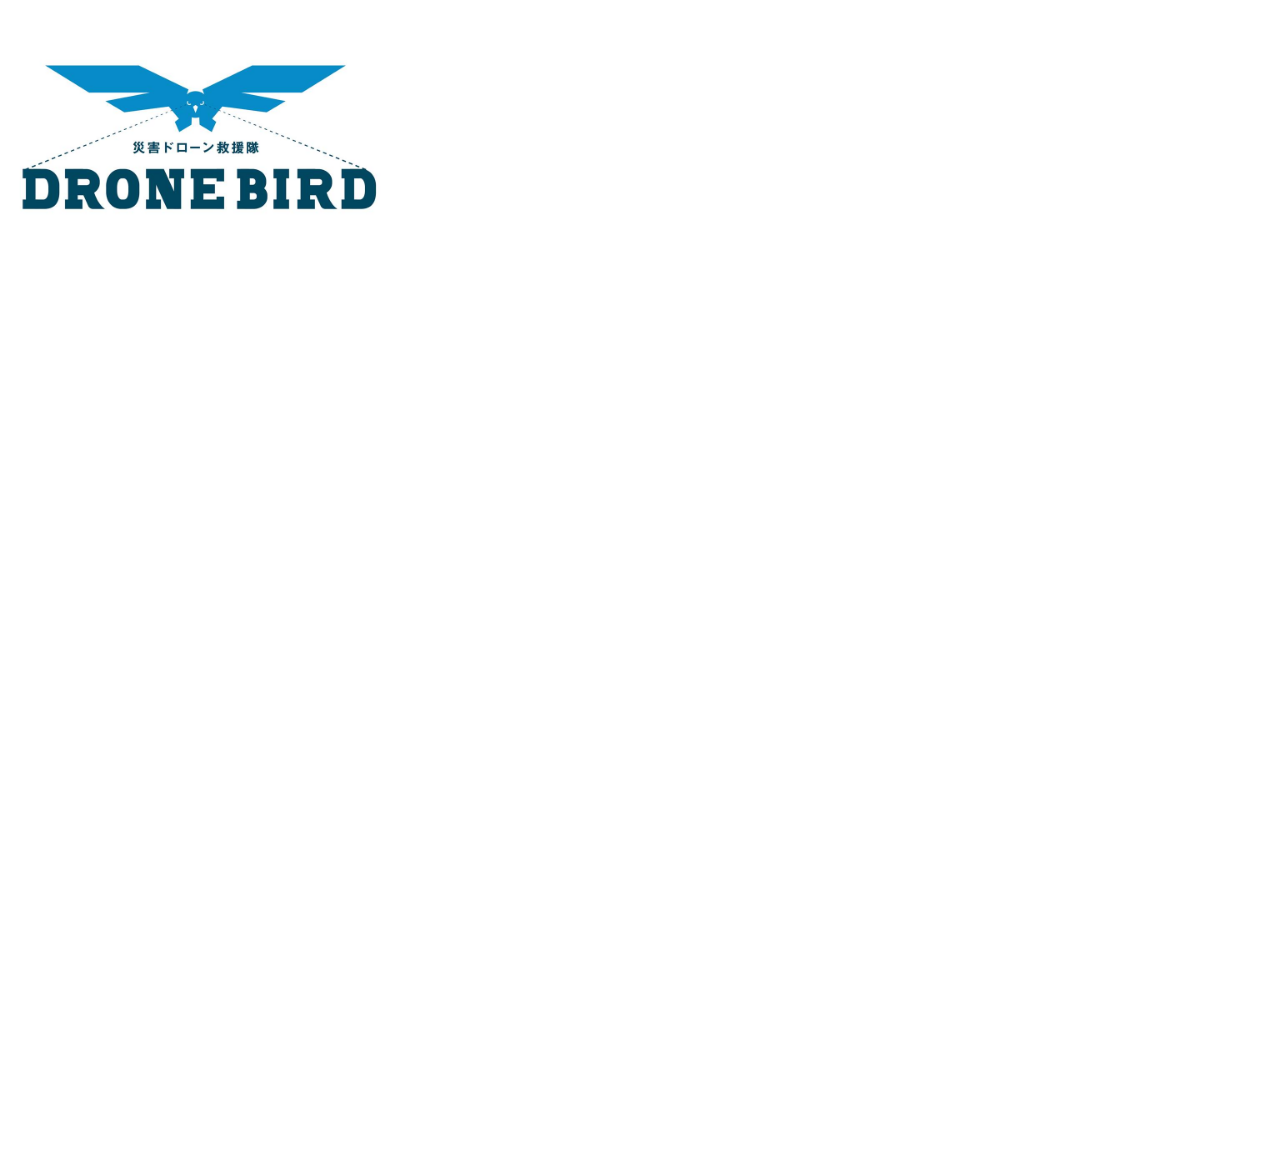
<file: contact.html>
<!doctype html>
<html lang="en">
<head>
  <meta charset="utf-8" />
  <link rel="icon" type="image/png" href="assets/img/favicon.ico">
  <meta http-equiv="X-UA-Compatible" content="IE=edge,chrome=1" />

  <title>災害ドローン救援隊 DRONEBIRD｜クライシス・マッパーズ・ジャパン CONTACT</title>

  <meta content='width=device-width, initial-scale=1.0, maximum-scale=1.0, user-scalable=0' name='viewport' />

    <link href="assets/css/bootstrap.css" rel="stylesheet" />
    <link href="assets/css/rubick.css" rel="stylesheet"/>

    <!--     Fonts and icons     -->
    <link href="http://maxcdn.bootstrapcdn.com/font-awesome/4.2.0/css/font-awesome.min.css" rel="stylesheet">
    <link href='http://fonts.googleapis.com/css?family=Droid+Serif:400,700' rel='stylesheet' type='text/css'>
    <link href="assets/css/fonts/pe-icon-7-stroke.css" rel="stylesheet">
    <link href="assets/css/fonts/Rubik-Fonts.css" rel="stylesheet" />
</head>

<body class="contact">
<section class=clearfix">
<div class="dronebird">
<p class="photo-L"><img src="assets/image/activity/dronebird.jpg" width="400" height="255"></p>
<iframe src="https://docs.google.com/forms/d/e/1FAIpQLScc4ygjRc9GJZ_gFoNWj6XqmQU7e_CEy5Jxs79WOaco58v9ZA/viewform?embedded=true" width="100%" height="900" frameborder="0" marginheight="0" marginwidth="0">読み込んでいます…</iframe>
</div>
</section>
</body>
</html>
</file>
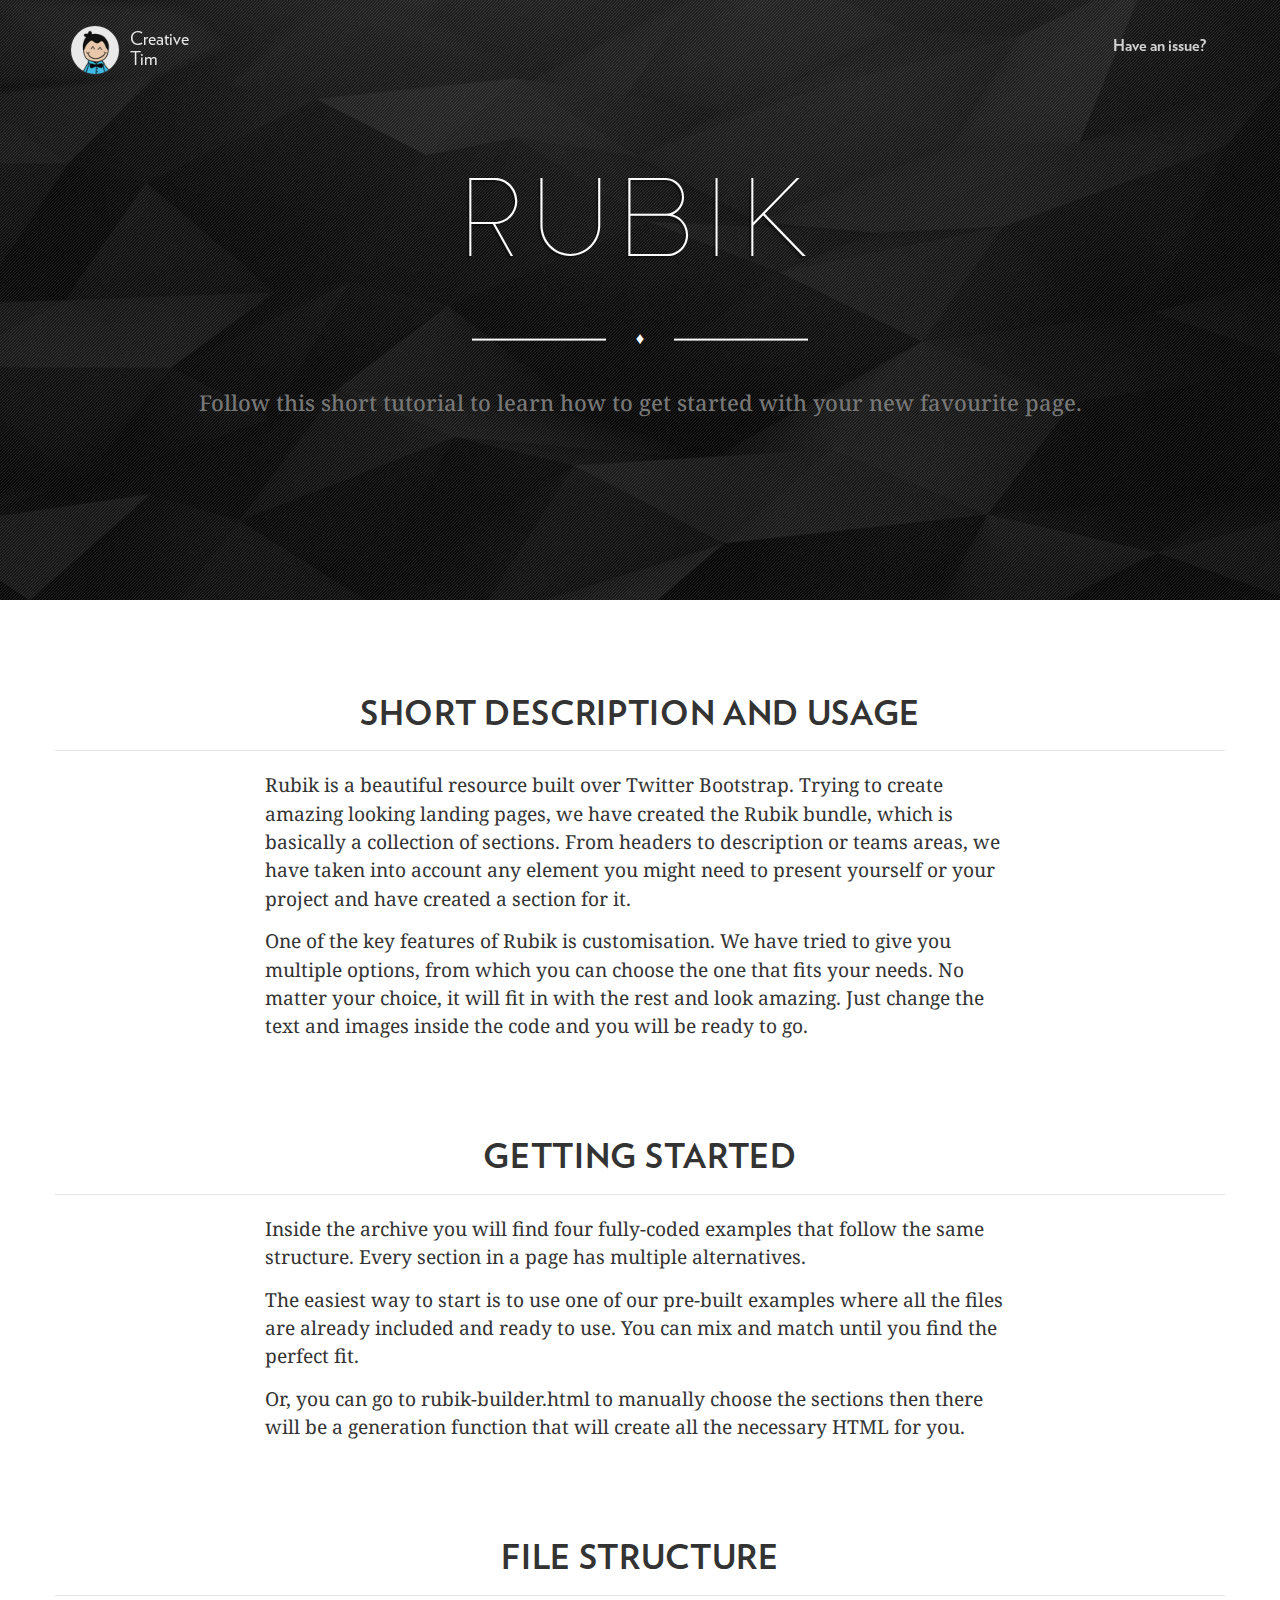
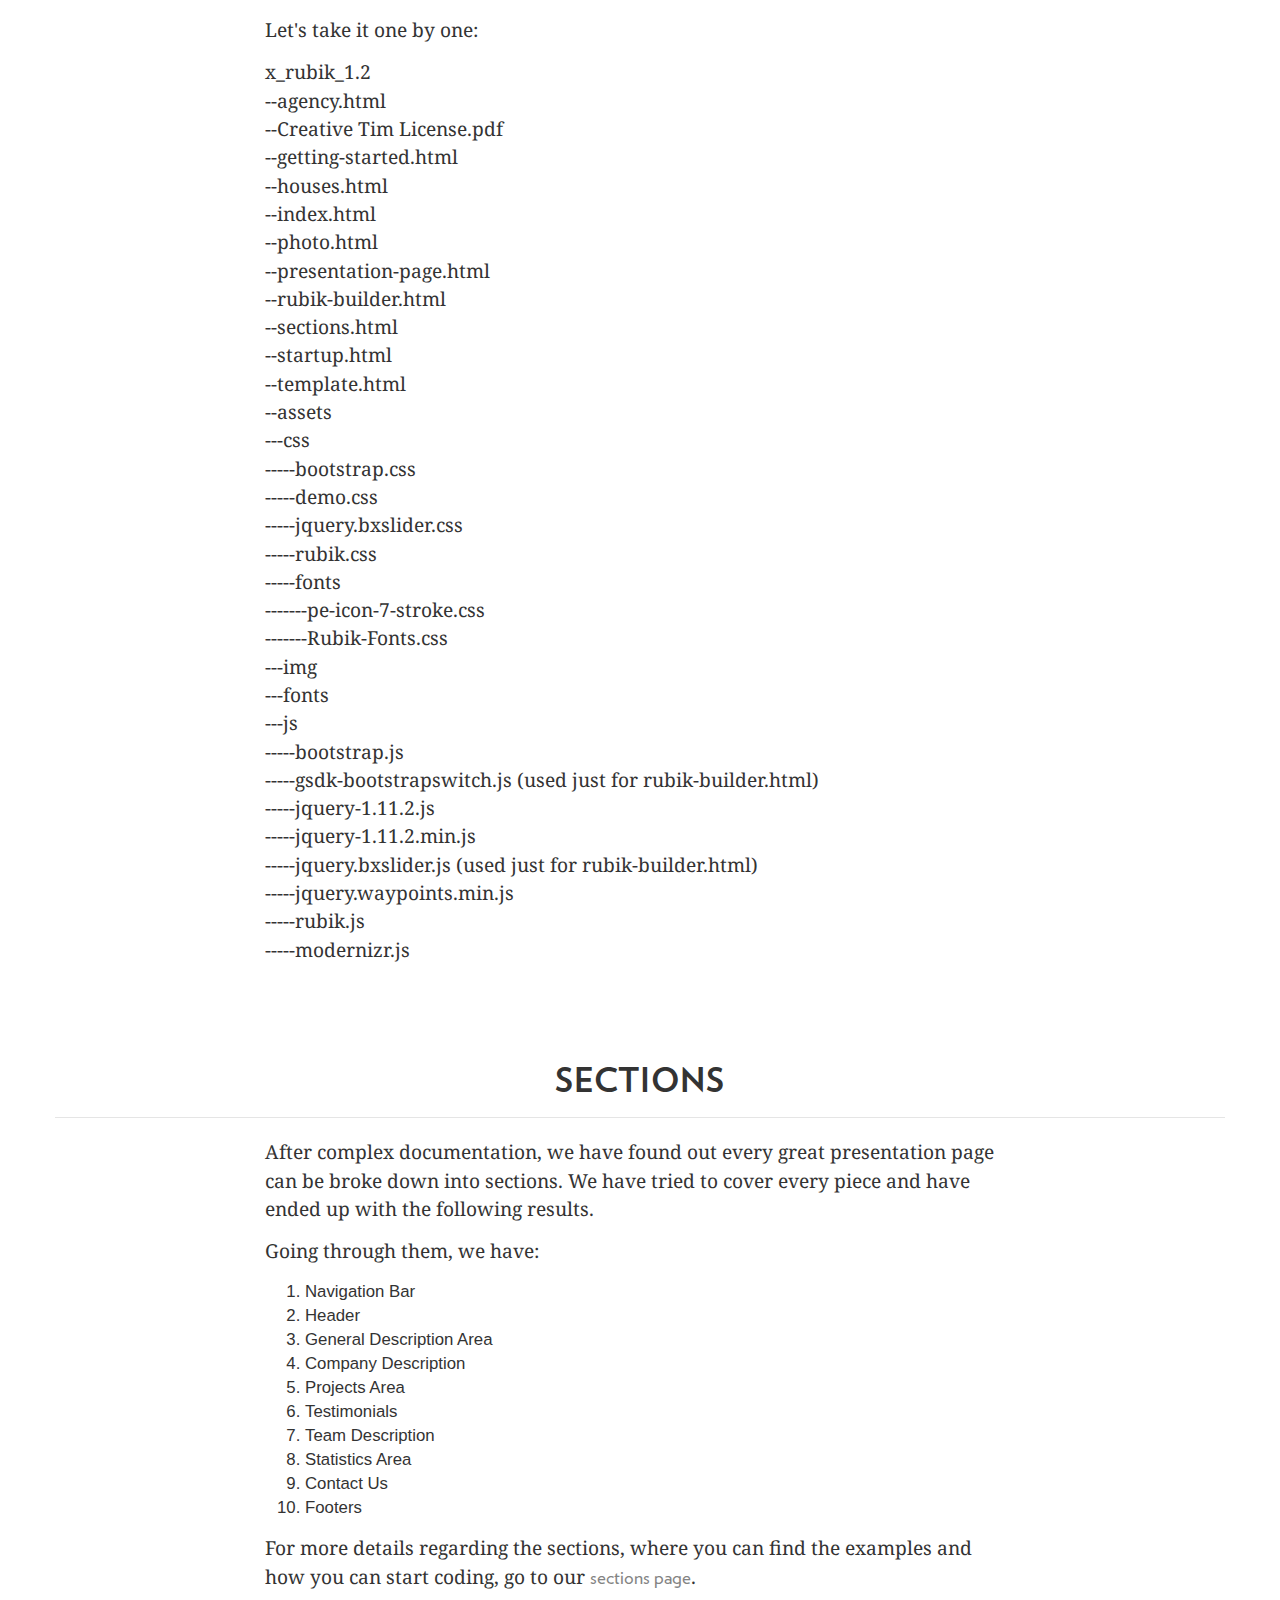
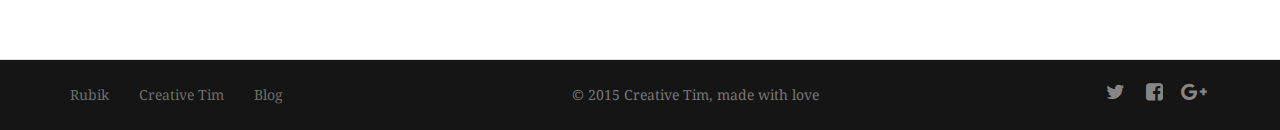
<file: getting-started.html>
<!doctype html>
<html lang="en">
<head>
    <meta charset="utf-8" />
    <meta http-equiv="X-UA-Compatible" content="IE=edge,chrome=1" />
    <link rel="icon" type="image/png" href="assets/img/favicon.ico">
    
    <title>Rubik Tutorial by Creative Tim</title>
    
    <link href="assets/css/bootstrap.css" rel="stylesheet" />
    <link href="assets/css/rubick.css" rel="stylesheet"/>
    <link href="assets/css/demo.css" rel="stylesheet"/>

    <!--     Fonts and icons     -->
    <link href="http://maxcdn.bootstrapcdn.com/font-awesome/4.2.0/css/font-awesome.min.css" rel="stylesheet">
    <link href='http://fonts.googleapis.com/css?family=Droid+Serif:400,700' rel='stylesheet' type='text/css'>
    <link href="assets/css/fonts/pe-icon-7-stroke.css" rel="stylesheet">
    <link href="assets/css/fonts/Rubik-Fonts.css" rel="stylesheet" />
</head>
<body>
<nav class="navbar navbar-default navbar-transparent navbar-fixed-top" role="navigation">
  <div class="container">
    <!-- Brand and toggle get grouped for better mobile display -->
    <div class="navbar-header">
      <button id="menu-toggle" type="button" class="navbar-toggle">
        <span class="sr-only">Toggle navigation</span>
        <span class="icon-bar bar1"></span>
        <span class="icon-bar bar2"></span>
        <span class="icon-bar bar3"></span>
      </button>
      <a href="http://www.creative-tim.com">
           <div class="logo-container">
                <div class="logo">
                    <img src="assets/img/new_logo.png" alt="Creative Tim Logo">
                </div>
                <div class="brand">
                    Creative Tim
                </div>
            </div>
      </a>
    </div>

    <!-- Collect the nav links, forms, and other content for toggling -->
    <div class="collapse navbar-collapse">
      <ul  class="nav navbar-nav navbar-right">
            <li>
                <button onclick="window.location.href='https://github.com/timcreative/rubik/issues'" id="issueButton" class="btn btn-simple btn-neutral">Have an issue?</button>
            </li>
       </ul>
      
    </div><!-- /.navbar-collapse -->
  </div><!-- /.container-fluid -->
</nav>
        

<div class="main wrapper">

        <div class="section section-header section-first" id="section0">
            <div class="full-background pattern-image" style="max-height: 600px; overflow: hidden;"> 
                <img src="assets/img/rubik_background.jpg" >
                <div class="container"> 
                     <div class="content">
                        <h1>Rubik</h1>
                        <div class="separator-container">
                          <div class="separator line-separator">♦</div>
                        </div>
                        <h5 class="text-muted">Follow this short tutorial to learn how to get started with your new favourite page.</h5>
                        
                    </div>               
                </div>
            </div>
        </div>

    <div class="section">
        <div class="container">
<!--         what is row -->
            <div class="row tim-row">
                <h2 class="text-center">Short Description and Usage</h2>
                <legend></legend>
                <div class="col-md-8 col-md-offset-2">
                    <p>
                    Rubik is a beautiful resource built over Twitter Bootstrap. Trying to create amazing looking landing pages, we have created the Rubik bundle, which is basically a collection of sections. From headers to description or teams areas, we have taken into account any element you might need to present yourself or your project and have created a section for it.
                    </p>
                    <p>
                    One of the key features of Rubik is customisation. We have tried to give you multiple options, from which you can choose the one that fits your needs. No matter your choice, it will fit in with the rest and look amazing. Just change the text and images inside the code and you will be ready to go.                    
                    </p>
                </div>
                
            </div>
<!--         end row -->
        
<!--         usage row -->
            <div class="row tim-row">
                <h2 class="text-center">Getting Started</h2>
                <legend></legend>
                <div class="col-md-8 col-md-offset-2"> 
                <p>
                Inside the archive you will find four fully-coded examples that follow the same structure. Every section in a page has multiple alternatives. 
                </p>

                <p>
                The easiest way to start is to use one of our pre-built examples where all the files are already included and ready to use. You can mix and match until you find the perfect fit.
                </p>
                <p>
                Or, you can go to rubik-builder.html to manually choose the sections then there will be a generation function that will create all the necessary HTML for you.
                </p>
                </div>
            </div>
<!--         end row -->  
        
<!--         file structure row -->
            <div class="row tim-row">
                <h2 class="text-center">File Structure</h2>
                <legend></legend>
                <div class="col-md-8 col-md-offset-2">
                    <p>
                        Let's take it one by one:
                    </p>
                    <p>
                    x_rubik_1.2<br>
                    --agency.html<br>
                    --Creative Tim License.pdf<br>
                    --getting-started.html<br>
                    --houses.html<br>
                    --index.html<br>
                    --photo.html<br>
                    --presentation-page.html<br>
                    --rubik-builder.html<br>
                    --sections.html<br>
                    --startup.html<br>
                    --template.html<br>
                    --assets<br>
                    ---css<br>
                    -----bootstrap.css<br>
                    -----demo.css<br>
                    -----jquery.bxslider.css<br>
                    -----rubik.css<br>
                    -----fonts<br>
                    -------pe-icon-7-stroke.css<br>
                    -------Rubik-Fonts.css<br>
                    ---img<br>
                    ---fonts<br>
                    ---js<br>
                    -----bootstrap.js<br>
                    -----gsdk-bootstrapswitch.js (used just for rubik-builder.html)<br>
                    -----jquery-1.11.2.js<br>
                    -----jquery-1.11.2.min.js<br>
                    -----jquery.bxslider.js (used just for rubik-builder.html)<br> 
                    -----jquery.waypoints.min.js<br>
                    -----rubik.js<br>
                    -----modernizr.js<br>
                   </p>
                </div>
            </div>
<!--         end row -->
            
            <div class="row tim-row">
                <h2 class="text-center">Sections</h2>
                <legend></legend>
                <div class="col-md-8 col-md-offset-2">
                    <p>
                    After complex documentation, we have found out every great presentation page can be broke down into sections. We have tried to cover every piece and have ended up with the following results. 
                    </p>
                    <p>
                    Going through them, we have:
                    <ol>
                        <li> Navigation Bar </li>
                        <li> Header </li>
                        <li> General Description Area</li>
                        <li> Company Description</li>
                        <li> Projects Area</li>
                        <li> Testimonials</li>
                        <li> Team Description</li>
                        <li> Statistics Area</li>
                        <li> Contact Us</li>
                        <li> Footers</li>
                    </ol>
                    </p>
                    <p>
                        For more details regarding the sections, where you can find the examples and how you can start coding, go to our <a href="sections.html">sections page</a>.
                    </p>
                </div>
            </div>
        <!-- end row -->
        </div>
<!-- end container -->
    </div>
</div>
<footer class="footer footer-transparent">
    <div class="container">
        <nav class="pull-left">
            <ul>
                <li>
                    <a href="http://www.creative-tim.com/product/rubik">
                        Rubik 
                    </a>
                </li>
                <li>
                    <a href="http://www.creative-tim.com">
                        Creative Tim
                    </a>
                </li>
                <li>
                    <a href="http://blog.creative-tim.com">
                       Blog
                    </a>
                </li>
            </ul>
        </nav>
        <div class="social-area pull-right">       
            <a class="btn btn-social btn-twitter btn-simple" href="https://twitter.com/CreativeTim">
                <i class="fa fa-twitter"></i>
            </a>         
            <a class="btn btn-social btn-facebook btn-simple" href="https://www.facebook.com/CreativeTim">
                <i class="fa fa-facebook-square"></i>
            </a>
            <a class="btn btn-social btn-google btn-simple" href="https://plus.google.com/+CreativetimPage">
                <i class="fa fa-google-plus"></i>
            </a>
        </div>
        <div class="copyright">
            &copy; 2015 Creative Tim, made with love
        </div>
    </div>
</footer>

</body>
    <!--   core js files    -->
  <script src="assets/js/jquery-1.11.2.min.js" type="text/javascript"></script>
  <script src="assets/js/bootstrap.js" type="text/javascript"></script>
 
  <script type="text/javascript" src="assets/js/modernizr.js"></script>
  
  <!--   file where we handle all the script from the Rubik page   -->
  <script type="text/javascript" src="assets/js/rubick.js"></script>
  
 </html>
</file>
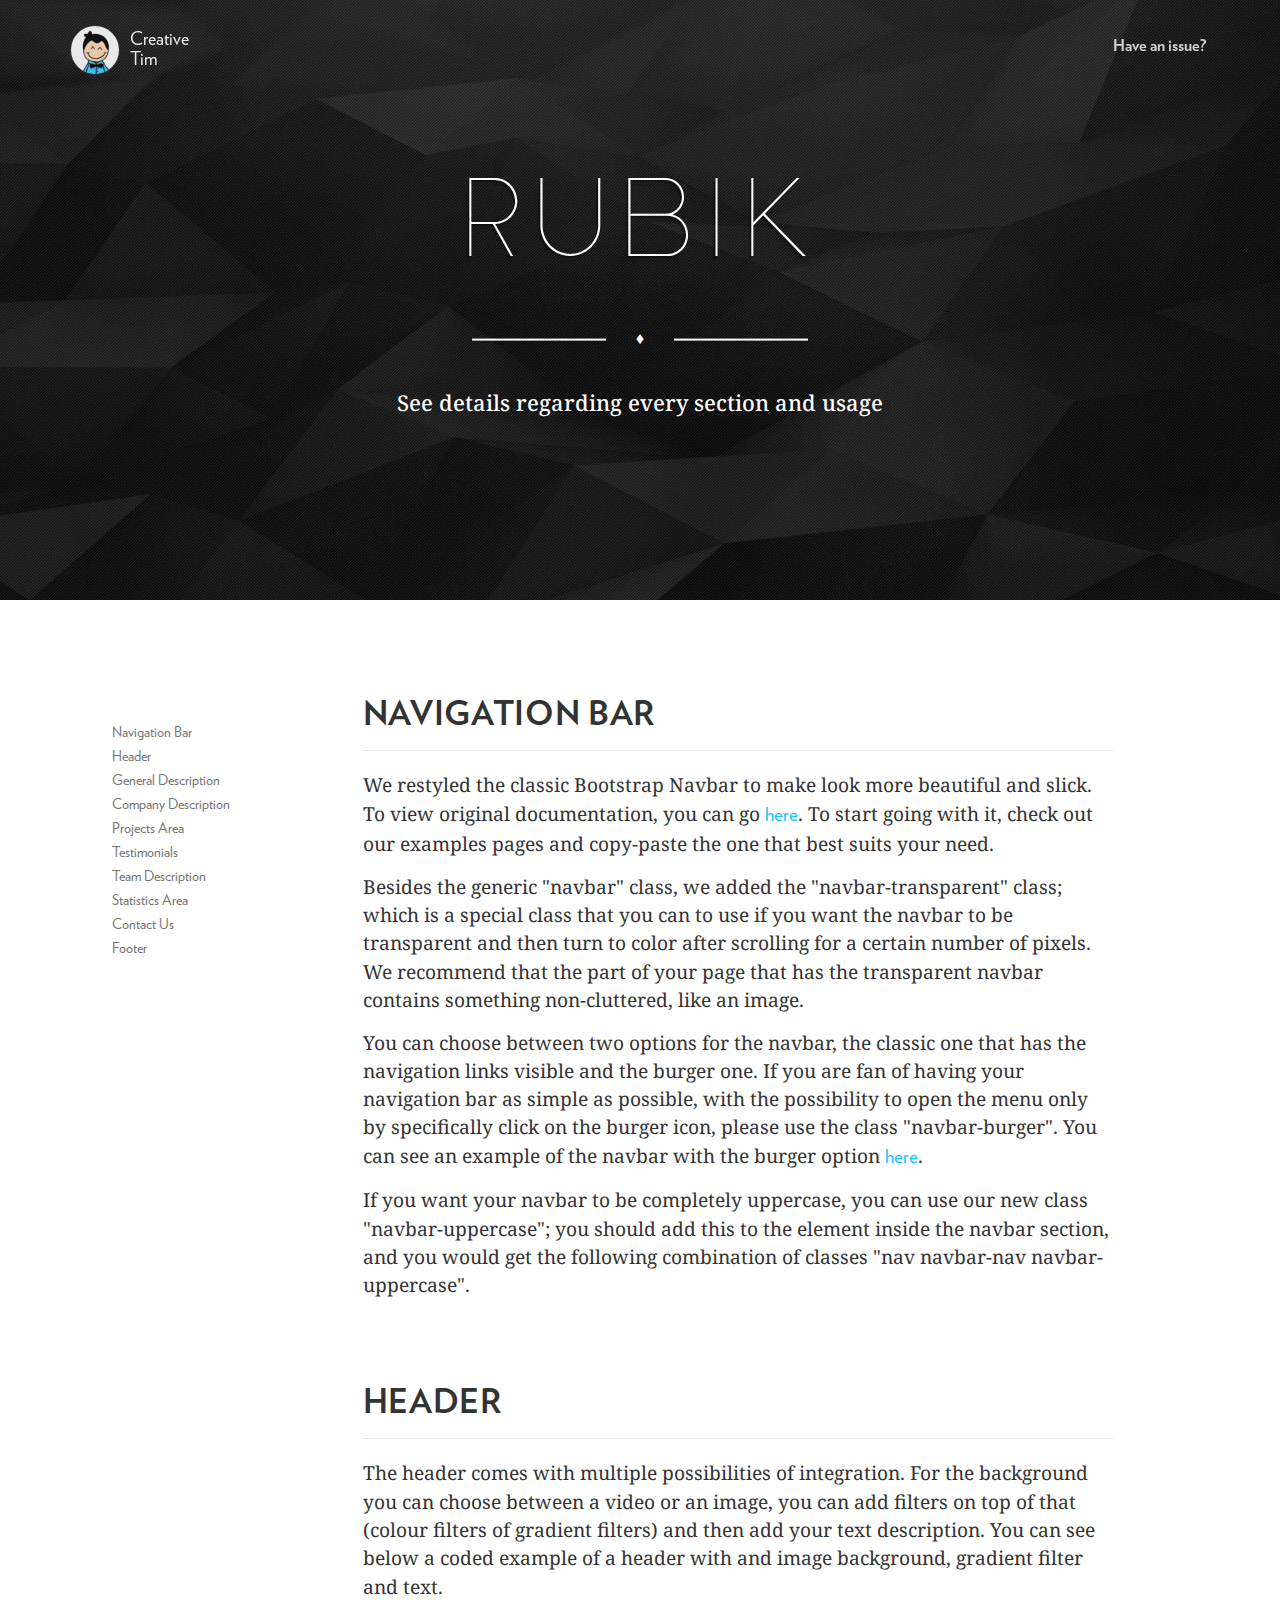
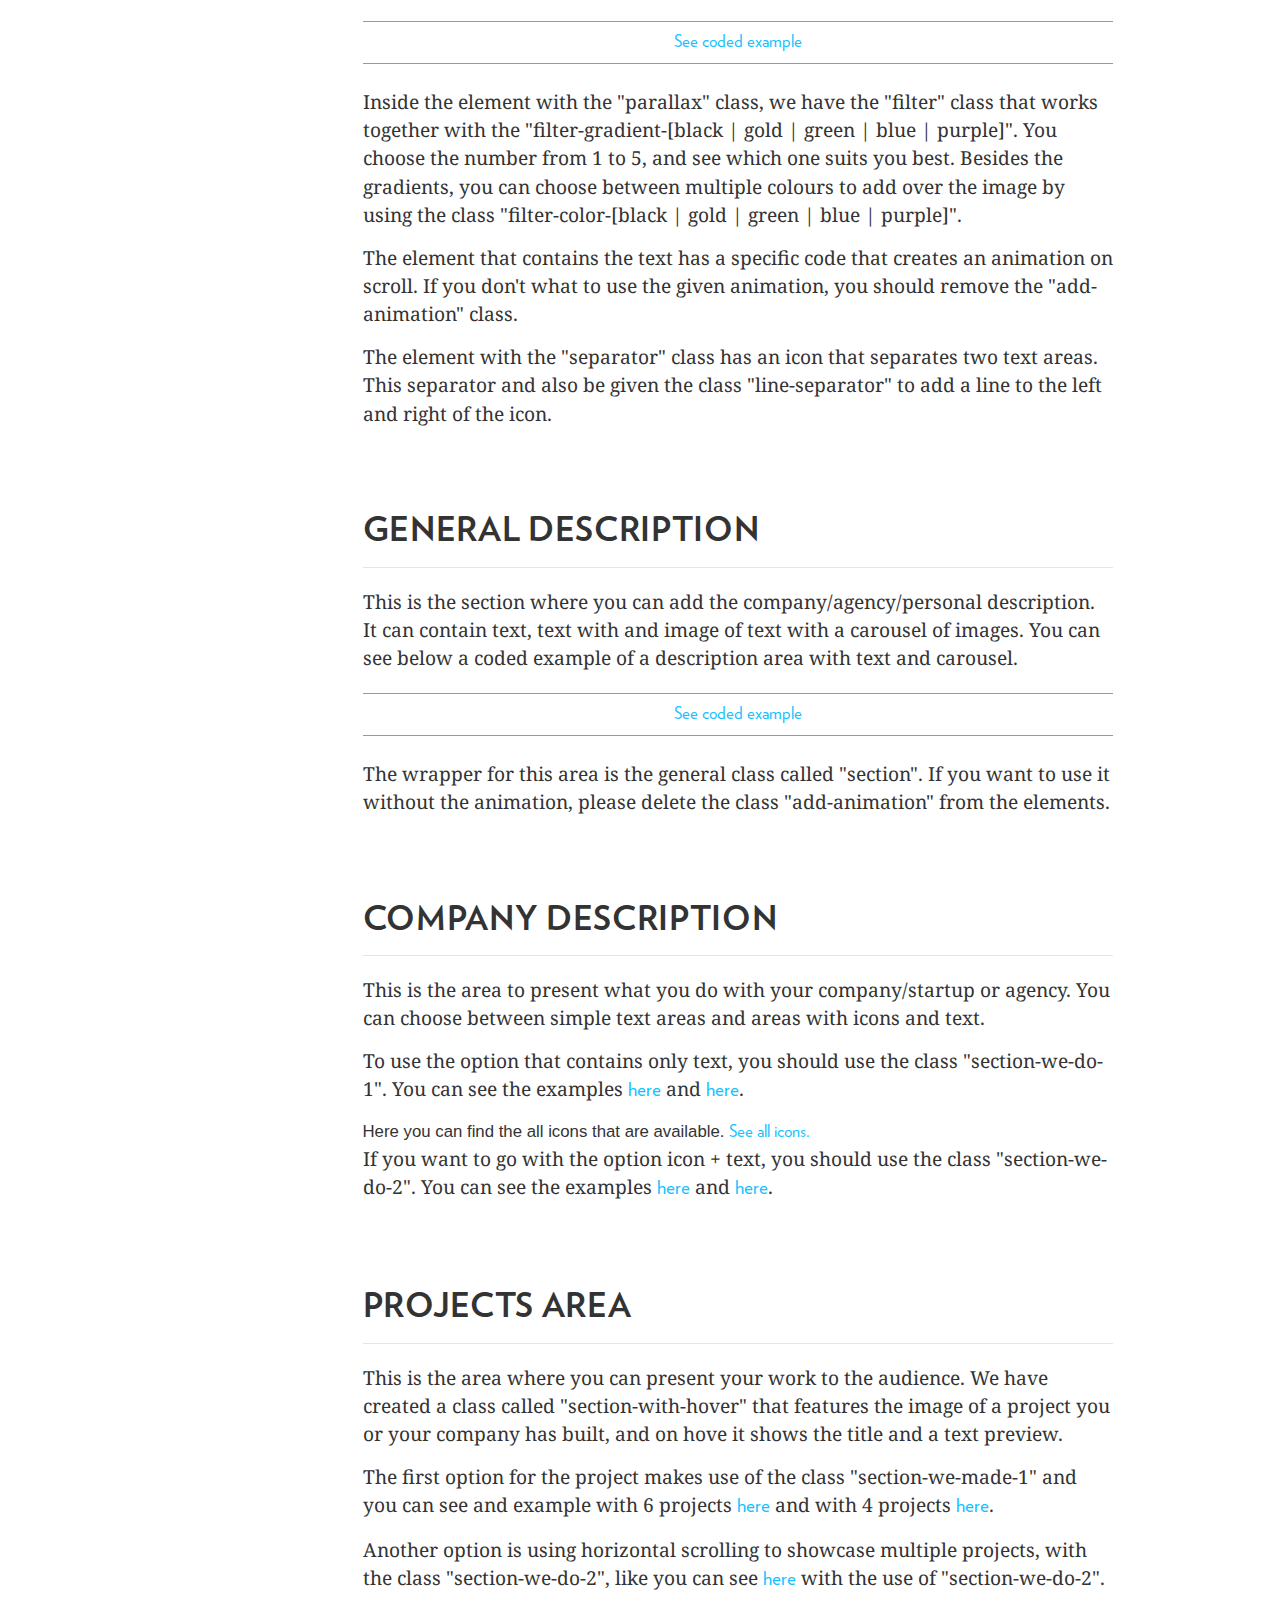
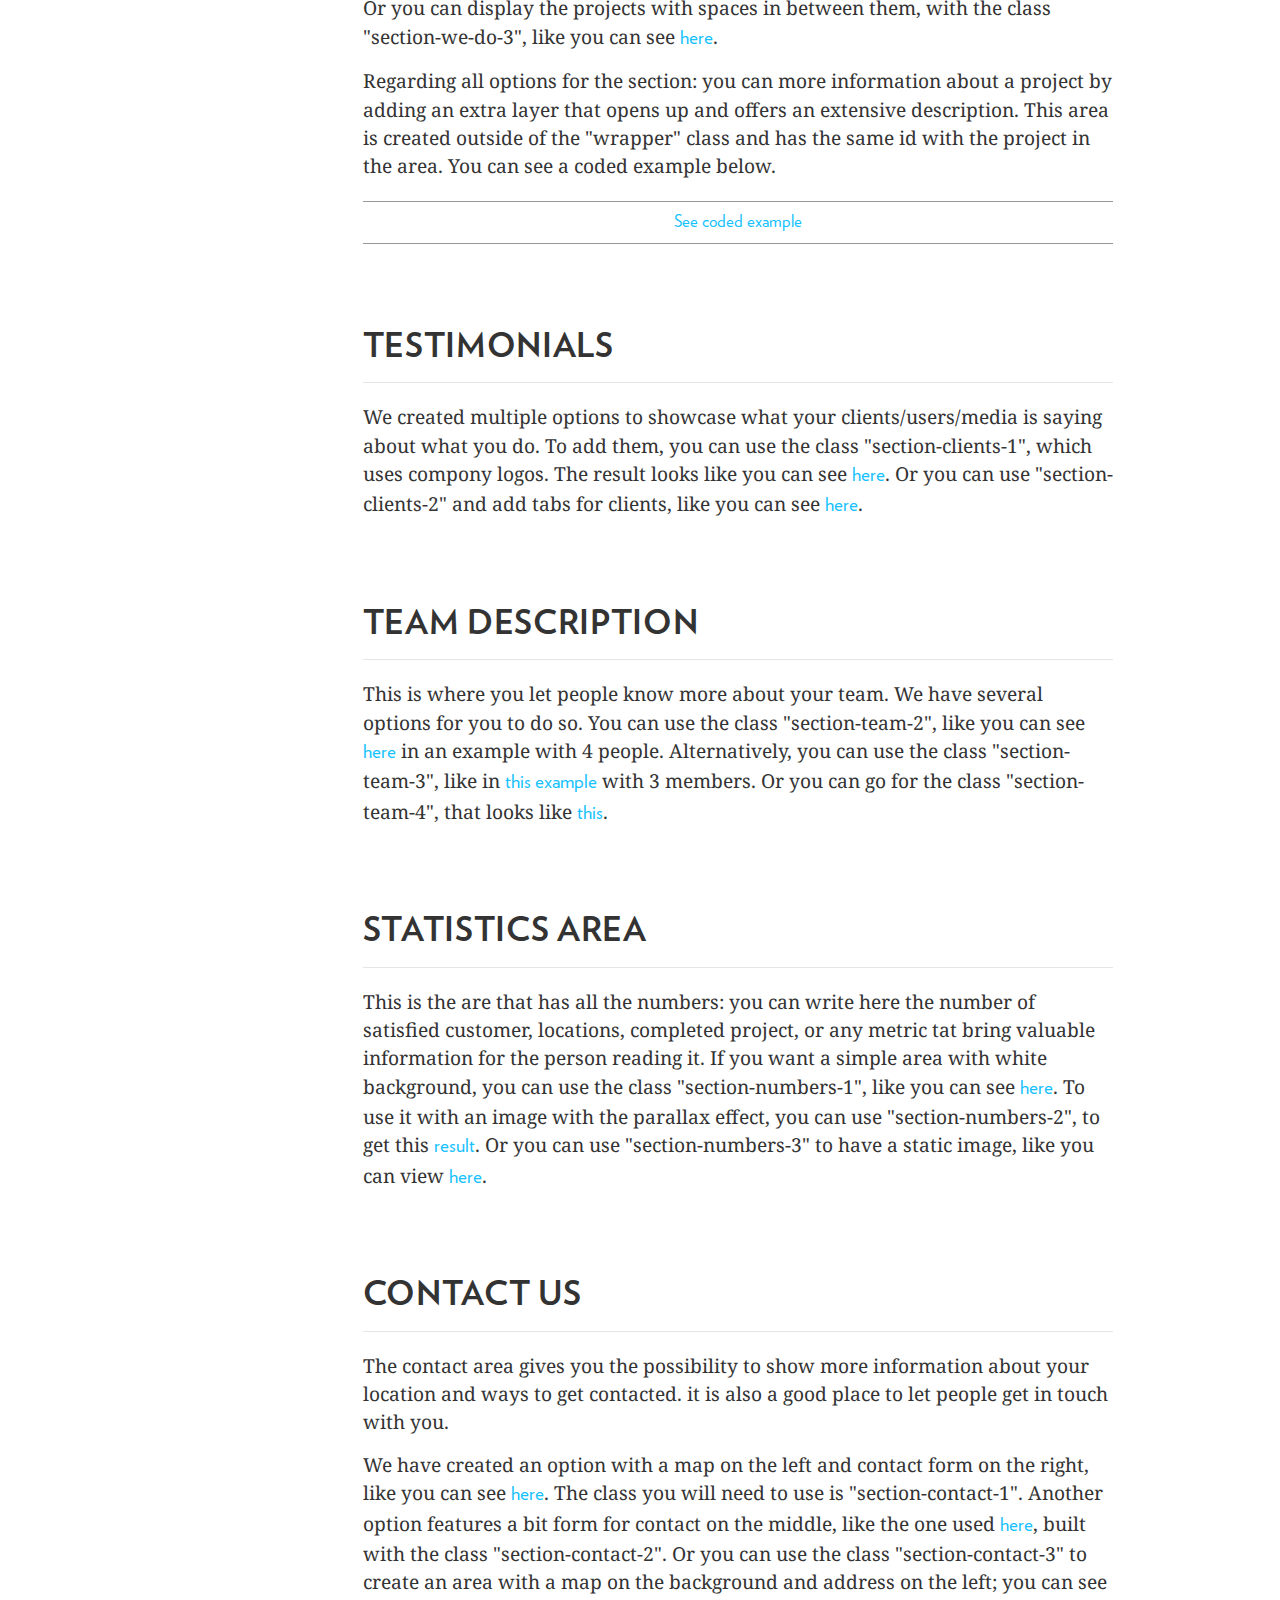
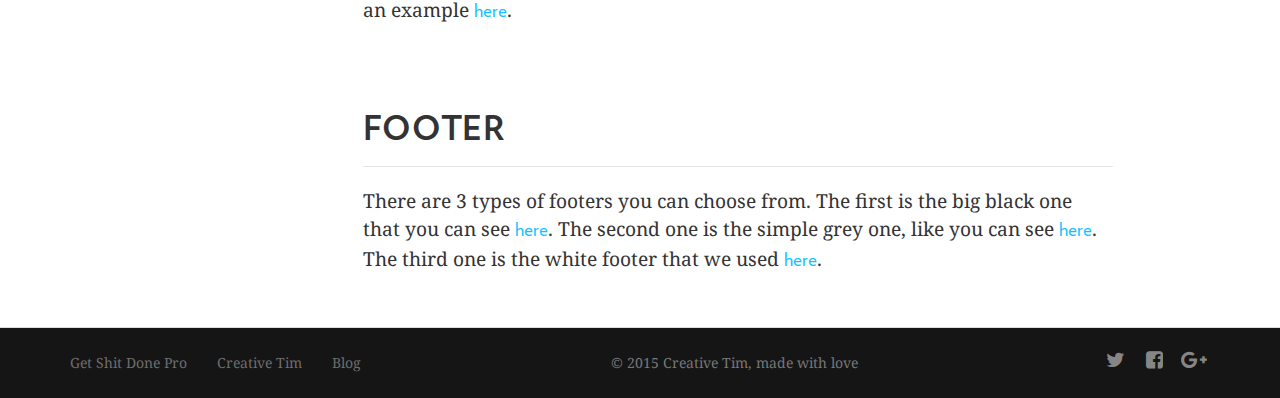
<file: sections.html>
<!doctype html>
<html lang="en">
<head>
    <meta charset="utf-8" />
    <link rel="icon" type="image/png" href="assets/img/favicon.ico">
    <meta http-equiv="X-UA-Compatible" content="IE=edge,chrome=1" />
    
    <title>Sections Tutorial for Rubik Page by Creative Tim</title>
    
    <link href="assets/css/bootstrap.css" rel="stylesheet" />
    <link href="assets/css/rubick.css" rel="stylesheet"/>
    <link href="assets/css/demo.css" rel="stylesheet"/>

    <!--     Fonts and icons     -->
    <link href="http://maxcdn.bootstrapcdn.com/font-awesome/4.2.0/css/font-awesome.min.css" rel="stylesheet">
    <link href='http://fonts.googleapis.com/css?family=Droid+Serif:400,700' rel='stylesheet' type='text/css'>
    <link href="assets/css/fonts/pe-icon-7-stroke.css" rel="stylesheet">
    <link href="assets/css/fonts/Rubik-Fonts.css" rel="stylesheet" />
    
    <script src="https://google-code-prettify.googlecode.com/svn/loader/run_prettify.js"></script>
</head>
<style>
pre.prettyprint{
    background-color: #eee;
    border: 0px; 
    margin-bottom: 0;
    margin-top: 20px;
    padding: 20px;
    text-align: left;
}
.atv, .str{
    color: #05AE0E;
}
.tag, .pln, .kwd{
    color: #3472F7;
}
.atn{
    color: #2C93FF;
}
.pln{
    color: #333;
}
.com{
    color: #999;
}
.space-top{
    margin-top: 50px;
}
.btn-primary .caret{
    border-top-color: #3472F7;
    color: #3472F7;
}
.area-line{
    border: 1px solid #999;
    border-left: 0;
    border-right: 0;
    color: #666;
    display: block;
    margin-top: 20px;
    padding: 8px 0;
    text-align: center;
}
.area-line a{
    color: #666;
}
.container-fluid{
    padding-right: 15px;
    padding-left: 15px;
}
.tim-container a{
    color: #00bbff;
}
</style>
<body>

<nav class="navbar navbar-default navbar-transparent navbar-fixed-top" role="navigation">
  <div class="container">
    <!-- Brand and toggle get grouped for better mobile display -->
    <div class="navbar-header">
      <button id="menu-toggle" type="button" class="navbar-toggle">
        <span class="sr-only">Toggle navigation</span>
        <span class="icon-bar bar1"></span>
        <span class="icon-bar bar2"></span>
        <span class="icon-bar bar3"></span>
      </button>
      <a href="http://www.creative-tim.com">
           <div class="logo-container">
                <div class="logo">
                    <img src="assets/img/new_logo.png" alt="Creative Tim Logo">
                </div>
                <div class="brand">
                    Creative Tim
                </div>
            </div>
      </a>
    </div>

    <!-- Collect the nav links, forms, and other content for toggling -->
    <div class="collapse navbar-collapse">
      <ul  class="nav navbar-nav navbar-right">
            <li>
                <button onclick="window.location.href='https://github.com/timcreative/rubik/issues'" id="issueButton" class="btn btn-simple btn-neutral">Have an issue?</button>
            </li>
       </ul>
      
    </div><!-- /.navbar-collapse -->
  </div><!-- /.container-fluid -->
</nav>
      
<div class="wrapper">        
        <div class="section section-header section-first" id="section0">
            <div class="full-image pattern-image" style="max-height: 600px; overflow: hidden;"> 
                <img src="assets/img/rubik_background.jpg" >
                <div class="container"> 
                     <div class="content">
                        <h1>Rubik</h1>
                        <div class="separator-container">
                          <div class="separator line-separator">♦</div>
                        </div>
                        <h5>See details regarding every section and usage</h5>
                        
                    </div>               
                </div>
            </div>
        </div>

    <div class="main">
        <div class="section">
    <div class="container">
        <div class="row">
            <div class="col-md-2">
                <div class="fixed-section">
                    <ul>
                        <li><a href="#navbar-row">Navigation Bar</a></li>
                        <li><a href="#header-row">Header</a></li>
                        <li><a href="#general-description-row">General Description</a></li>
                        <li><a href="#company-description-row">Company Description</a></li>
                        <li><a href="#projects-row">Projects Area</a></li>
                        <li><a href="#testimonials-row">Testimonials</a></li>
                        <li><a href="#team-description-row">Team Description</a></li>
                        <li><a href="#statistic-row">Statistics Area</a></li>
                        <li><a href="#contact-row">Contact Us</a></li>
                        <li><a href="#footer-row">Footer</a></li>        
                    </ul>
                </div>
            </div>
            <div class="col-md-8 col-md-offset-1">
                <div class="tim-container" style="min-height: 2000px;">
    
    <!-- navbar row -->
        <div class="tim-row" id="navbar-row">
            
                <h2>Navigation Bar</h2>
                <legend></legend>
                <p>We restyled the classic Bootstrap Navbar to make look more beautiful and slick. To view original documentation, you can go <a href="http://getbootstrap.com/components/#navbar">here</a>. To start going with it, check out our examples pages and copy-paste the one that best suits your need. </p>
                <p>Besides the generic "navbar" class, we added the "navbar-transparent" class; which is a special class that you can to use if you want the navbar to be transparent and then turn to color after scrolling for a certain number of pixels. We recommend that the part of your page that has the transparent navbar contains something non-cluttered, like an image.</p>
                <p>You can choose between two options for the navbar, the classic one that has the navigation links visible and the burger one. If you are fan of having your navigation bar as simple as possible, with the possibility to open the menu only by specifically click on the burger icon, please use the class "navbar-burger". You can see an example of the navbar with the burger option <a href="agency.html">here</a>.</p>
                <p>If you want your navbar to be completely uppercase, you can use our new class "navbar-uppercase"; you should add this to the element inside the navbar section, and you would get the following combination of classes "nav navbar-nav navbar-uppercase".
                </p>
        </div>
    <!--     end row -->

    <!-- header row -->
        <div class="tim-row" id="header-row">
                <h2>Header</h2>
                <legend></legend>
                <p>The header comes with multiple possibilities of integration. For the background you can choose between a video or an image, you can add filters on top of that (colour filters of gradient filters) and then add your text description. You can see below a coded example of a header with and image background, gradient filter and text.</p>
                <div class="area-line">
            <a data-target="#headerExample" href="javascript: void(0);" data-toggle="collapse">See coded example</a>
    <div id="headerExample" class="collapse">
    <pre class="prettyprint">
&lt;div class=&quot;section section-header&quot;&gt;

    &lt;div class=&quot;parallax pattern-image filter filter-color-black&quot;&gt; 

           &lt;img src=&quot;assets/img/startup.jpg&quot;&gt;

        &lt;div class=&quot;container&quot;&gt; 

                &lt;div class=&quot;content&quot;&gt;

                    &lt;p&gt;&lt;span&gt;by &lt;/span&gt;Creative Tim&lt;p&gt;

                    &lt;h1&gt;Play It!&lt;/h1&gt;

                    &lt;div class=&quot;separator-container&quot;&gt;

                      &lt;div class=&quot;separator line-separator&quot;&gt;♫&lt;/div&gt;

                    &lt;/div&gt;

                    &lt;h5&gt;Upgrade your startup presentation&lt;/h5&gt;

                &lt;/div&gt;

           

        &lt;/div&gt;

    &lt;/div&gt;

&lt;/div&gt;
    </pre>
    </div>
            </div>
                <br />
                <p>Inside the element with the "parallax" class, we have the "filter" class that works together with the "filter-gradient-[black | gold | green | blue | purple]". You choose the number from 1 to 5, and see which one suits you best. Besides the gradients, you can choose between multiple colours to add over the image by using the class "filter-color-[black | gold | green | blue | purple]".</p>
                <p>The element that contains the text has a specific code that creates an animation on scroll. If you don't what to use the given animation, you should remove the "add-animation" class.</p>
                <p>The element with the "separator" class has an icon that separates two text areas. This separator and also be given the class "line-separator" to add a line to the left and right of the icon.</p>
        </div>
    <!--     end row -->

    <!-- general description row -->
        <div class="tim-row" id="general-description-row">
                <h2>General Description</h2>
                <legend></legend>
                <p>This is the section where you can add the company/agency/personal description. It can contain text, text with and image of text with a carousel of images. You can see below a coded example of a description area with text and carousel.</p>
                <div class="area-line">
            <a data-target="#generalExample" href="javascript: void(0);" data-toggle="collapse">See coded example</a>
    <div id="generalExample" class="collapse">
    <pre class="prettyprint">
&lt;div class=&quot;section section-we-are-2&quot; id=&quot;whoWeAre&quot;&gt;

   &lt;div class=&quot;text-area&quot;&gt;

        &lt;div class=&quot;container&quot;&gt;

            &lt;div class=&quot;row&quot;&gt;

                &lt;div class=&quot;col-md-4&quot;&gt;

                  &lt;div  class=&quot;title add-animation&quot;&gt;

                      &lt;h5 class=&quot;text-gray&quot;&gt;Est. 2015&lt;/h5&gt;

                      &lt;h2&gt;Find your &lt;br&gt; headphones.&lt;/h2&gt;

                      &lt;div class=&quot;separator-container&quot;&gt;

                      &lt;div class=&quot;separator line-separator&quot;&gt;♫&lt;/div&gt;

                    &lt;/div&gt;

                  &lt;/div&gt;  

                &lt;/div&gt;

                

                &lt;div class=&quot;col-md-7 col-md-offset-1&quot;&gt;

                  &lt;div class=&quot;description add-animation animation-1&quot;&gt; 

                    &lt;p&gt;[text]&lt;/p&gt;

                    &lt;p&gt;[text]&lt;/p&gt;

                  &lt;/div&gt;

                &lt;/div&gt;

            &lt;/div&gt;          

        &lt;/div&gt;

    &lt;/div&gt;



  &lt;div id=&quot;carousel&quot;&gt;

        &lt;!-- example with carousel in startup.html --&gt;

  &lt;/div&gt; 

  

   &lt;!--  you can also have a simple image here, example in agency.html --&gt; 

&lt;/div&gt;

    </pre>
    </div>
            </div>
                <br />
                <p>The wrapper for this area is the general class called "section". If you want to use it without the animation, please delete the class "add-animation" from the elements.</p>
        </div>
    <!--     end row -->
    
    <!-- company description row -->
        <div class="tim-row" id="company-description-row">
            
                <h2>Company Description</h2>
                <legend></legend>
                <p>This is the area to present what you do with your company/startup or agency. You can choose between simple text areas and areas with icons and text.</p>
                <p>To use the option that contains only text, you should use the class "section-we-do-1". You can see the examples <a href="houses.html">here</a> and <a href="startup.html">here</a>.</p> Here you can find the all icons that are available. <a href="http://themes-pixeden.com/font-demos/7-stroke/index.html">See all icons.</a>
                <p>If you want to go with the option icon + text, you should use the class "section-we-do-2". You can see the examples <a href="agency.html">here</a> and <a href="photo.html">here</a>.</p>

        </div>
    <!--     end row -->
    
    <!-- projects row -->
        <div class="tim-row" id="projects-row">
                <h2>Projects Area</h2>
                <legend></legend>
                <p>This is the area where you can present your work to the audience. We have created a class called "section-with-hover" that features the image of a project you or your company has built, and on hove it shows the title and a text preview. </p>
                <p>The first option for the project makes use of the class "section-we-made-1" and you can see and example with 6 projects <a href="startup.html">here</a> and with 4 projects <a href="houses.html">here</a>.</p>
                <p>Another option is using horizontal scrolling to showcase multiple projects, with the class "section-we-do-2", like you can see <a href="photo.html">here</a> with the use of "section-we-do-2". Or you can display the projects with spaces in between them, with the class "section-we-do-3", like you can see <a href="agency.html">here</a>.</p>
                <p>Regarding all options for the section: you can more information about a project by adding an extra layer that opens up and offers an extensive description. This area is created outside of the "wrapper" class and has the same id with the project in the area. You can see a coded example below.</p>
                <div class="area-line">
            <a data-target="#projectsExample" href="javascript: void(0);" data-toggle="collapse">See coded example</a>
    <div id="projectsExample" class="collapse">
    <pre class="prettyprint">
&lt;!-- button that activates the project --&gt;



&lt;button class=&quot;btn btn-neutral&quot;

        onClick=&quot;rubik.showModal(this)&quot;

        data-target=&quot;project_1&quot;

&gt;       

       More Details

&lt;/button&gt;



&lt;!-- the code for the project that will be displayed. 

IMPORTANT: this code MUST stay outside of the div with the class &quot;wrapper&quot; --&gt;



&lt;div class=&quot;project-content&quot; id=&quot;project_1&quot;&gt;

  &lt;div&gt;

    &lt;div class=&quot;project-details&quot;&gt;

      &lt;span class=&quot;icon-close&quot;&gt;&lt;i class=&quot;pe-7s-close-circle&quot;&gt;&lt;/i&gt;&lt;/span&gt;

      &lt;div class=&quot;container&quot;&gt;

        &lt;div class=&quot;project-title&quot;&gt;

          &lt;h2&gt;Watch Anish&lt;/h2&gt;

          &lt;div class=&quot;separator-container&quot;&gt;

              &lt;div class=&quot;separator line-separator&quot;&gt;♦&lt;/div&gt;

            &lt;/div&gt;

            &lt;p&gt;We&apos;ve been working with Watch Anish since the beginning. We are proud that they enjoy our results&lt;/p&gt;

        &lt;/div&gt;

        &lt;div class=&quot;row&quot;&gt;

          &lt;div class=&quot;col-md-10 col-md-offset-1&quot;&gt;

            &lt;div class=&quot;article&quot;&gt;

              &lt;div class=&quot;project-image&quot;&gt;

                 &lt;img src=&quot;assets/img/projects/agency_6.jpg&quot;/&gt;

              &lt;/div&gt;

              &lt;div class=&quot;project-text&quot;&gt;

                  &lt;h3&gt;Turnip greens yarrow ricebean rutabaga endive cauliflower sea lettuce&lt;span&gt;.&lt;/span&gt;&lt;/h3&gt;

                  &lt;p&gt;Turnip greens yarrow ricebean rutabaga endive cauliflower sea lettuce kohlrabi amaranth water spinach avocado daikon napa cabbage asparagus winter purslane kale. Celery potato scallion desert raisin horseradish spinach carrot soko. Lotus root water spinach fennel kombu maize bamboo shoot green bean swiss chard seakale pumpkin onion chickpea gram corn pea. Brussels sprout coriander water chestnut gourd swiss chard wakame kohlrabi beetroot carrot watercress.&lt;/p&gt;

                  &lt;p&gt;Turnip greens yarrow ricebean rutabaga endive cauliflower sea lettuce kohlrabi amaranth water spinach avocado daikon napa cabbage asparagus winter purslane kale. Celery potato scallion desert raisin horseradish spinach carrot soko. Lotus root water spinach fennel kombu maize bamboo shoot green bean swiss chard seakale pumpkin onion chickpea gram corn pea. Brussels sprout coriander water chestnut gourd swiss chard wakame kohlrabi beetroot carrot watercress.&lt;/p&gt;

                  &lt;p&gt;Gumbo beet greens corn soko endive gumbo gourd. Parsley shallot courgette tatsoi pea sprouts fava bean collard greens dandelion okra wakame tomato. Dandelion cucumber earthnut pea peanut soko zucchini.Celery potato scallion desert raisin horseradish spinach carrot soko&lt;span&gt;.&lt;/span&gt;&lt;/p&gt;

              &lt;/div&gt;

            &lt;/div&gt;

          &lt;/div&gt;

        &lt;/div&gt;

      &lt;/div&gt;

    &lt;/div&gt;

  &lt;/div&gt;

&lt;/div&gt;

    </pre>
    </div>
            </div>
        </div>
    <!--     end row -->    

    <!-- testimonials row -->
        <div class="tim-row" id="testimonials-row">
            
                <h2>Testimonials</h2>
                <legend></legend>
                <p>We created multiple options to showcase what your clients/users/media is saying about what you do. To add them, you can use the class "section-clients-1", which uses compony logos. The result looks like you can see <a href="photo.html">here</a>. Or you can use "section-clients-2" and add tabs for clients, like you can see <a href="agency.html">here</a>.</p>

        </div>
    <!--     end row -->
 
    <!-- team description row -->
        <div class="tim-row" id="team-description-row">
            
                <h2>Team Description</h2>
                <legend></legend>
                <p>This is where you let people know more about your team. We have several options for you to do so. You can use the class "section-team-2", like you can see <a href="agency.html">here</a> in an example with 4 people. Alternatively, you can use the class "section-team-3", like in <a href="photo.html">this example</a> with 3 members. Or you can go for the class "section-team-4", that looks like <a href="houses.html">this</a>.</p>

        </div>
    <!--     end row -->
 
    <!-- statistics row -->
        <div class="tim-row" id="statistics-row">
            
                <h2>Statistics Area</h2>
                <legend></legend>
                <p> This is the are that has all the numbers: you can write here the number of satisfied customer, locations, completed project, or any metric tat bring valuable information for the person reading it. If you want a simple area with white background, you can use the class "section-numbers-1", like you can see <a href="startup.html">here</a>. To use it with an image with the parallax effect, you can use "section-numbers-2", to get this <a href="agency.html">result</a>. Or you can use "section-numbers-3" to have a static image, like you can view <a href="photo.html">here</a>.
                </p>

        </div>
    <!--     end row -->     
    
    <!-- contact row -->
        <div class="tim-row" id="contact-row">
            
                <h2>Contact Us</h2>
                <legend></legend>
                <p>The contact area gives you the possibility to show more information about your location and ways to get contacted. it is also a good place to let people get in touch with you.</p>
                <p>We have created an option with a map on the left and contact form on the right, like you can see <a href="agency.html">here</a>. The class you will need to use is "section-contact-1". Another option features a bit form for contact on the middle, like the one used <a href="houses.html">here</a>, built with the class "section-contact-2". Or you can use the class "section-contact-3" to create an area with a map on the background and address on the left; you can see an example <a href="startup.html">here</a>. </p>
        </div>
    <!--     end row -->    
       
    <!-- footers row -->
    <div class="tim-row" id="footer-row">
        <h2>Footer</h2>
        <legend></legend>
        <p>
            There are 3 types of footers you can choose from. The first is the big black one that you can see <a href="agency.html">here</a>. The second one is the simple grey one, like you can see <a href="photo.html">here</a>. The third one is the white footer that we used <a href="startup.html">here</a>.
        </p>
    </div>
    <!-- end row -->
        
    


    
    </div>
                <!-- end container -->
            </div>
        </div>
        </div>
    </div>
    </div>
    <footer class="footer footer-transparent">
        <div class="container">
            <nav class="pull-left">
                <ul>
                    <li>
                        <a href="http://www.creative-tim.com/product/get-shit-done-pro">
                            Get Shit Done Pro
                        </a>
                    </li>
                    <li>
                        <a href="http://www.creative-tim.com">
                            Creative Tim
                        </a>
                    </li>
                    <li>
                        <a href="http://blog.creative-tim.com">
                           Blog
                        </a>
                    </li>
                </ul>
            </nav>
            <div class="social-area pull-right">       
                <a class="btn btn-social btn-twitter btn-simple" href="https://twitter.com/CreativeTim">
                    <i class="fa fa-twitter"></i>
                </a>         
                <a class="btn btn-social btn-facebook btn-simple" href="https://www.facebook.com/CreativeTim">
                    <i class="fa fa-facebook-square"></i>
                </a>
                <a class="btn btn-social btn-google btn-simple" href="https://plus.google.com/+CreativetimPage">
                    <i class="fa fa-google-plus"></i>
                </a>
            </div>
            <div class="copyright">
                &copy; 2015 Creative Tim, made with love
            </div>
        </div>
    </footer>

</div>
</body>
    <!--   core js files    -->
  <script src="assets/js/jquery-1.11.2.min.js" type="text/javascript"></script>
  <script src="assets/js/bootstrap.js" type="text/javascript"></script>
 
  <script type="text/javascript" src="assets/js/modernizr.js"></script>
  
  <!--   file where we handle all the script from the Rubik page   -->
  <script type="text/javascript" src="assets/js/rubick.js"></script>
</html>
</file>
<file: assets/css/rubick.css>
/*      light colors         */
/*           Font Smoothing      */
h1, .h1, h2, .h2, h3, .h3, h4, .h4, h5, .h5, h6, .h6, p, .navbar, .brand, .btn-simple, a, .td-name, td {
  -moz-osx-font-smoothing: grayscale;
  -webkit-font-smoothing: antialiased;
  font-family: "Helvetica Neue","Open Sans",Arial,sans-serif;
}

h1, .h1, h2, .h2, h3, .h3, h4, .h4 {
  font-weight: 400;
  margin: 30px 0 15px;
}

h1 small, h2 small, h3 small, h1 .small, h2 .small, h3 .small {
  font-size: 60%;
}

a:hover, a:focus {
  text-decoration: none;
}

a:focus, a:active,
button::-moz-focus-inner,
input[type="reset"]::-moz-focus-inner,
input[type="button"]::-moz-focus-inner,
input[type="submit"]::-moz-focus-inner,
select::-moz-focus-inner,
input[type="file"] > input[type="button"]::-moz-focus-inner {
  outline: 0;
}

.ui-slider-handle:focus,
.navbar-toggle {
  outline: 0 !important;
}

/*           Animations              */
.form-control,
.input-group-addon,
.tagsinput,
.navbar,
.navbar .alert {
  -webkit-transition: all 300ms linear;
  -moz-transition: all 300ms linear;
  -o-transition: all 300ms linear;
  -ms-transition: all 300ms linear;
  transition: all 300ms linear;
}

.tagsinput .tag,
.tagsinput-remove-link,
.filter,
.btn-hover,
[data-toggle="collapse"] i,
body > .navbar-collapse a {
  -webkit-transition: all 150ms linear;
  -moz-transition: all 150ms linear;
  -o-transition: all 150ms linear;
  -ms-transition: all 150ms linear;
  transition: all 150ms linear;
}

.btn-morphing .fa,
.btn-morphing .circle,
.gsdk-collapse {
  -webkit-transition: all 370ms linear;
  -moz-transition: all 370ms linear;
  -o-transition: all 370ms linear;
  -ms-transition: all 370ms linear;
  transition: all 370ms linear;
}

.fa {
  width: 18px;
  text-align: center;
}

.margin-top {
  margin-top: 50px;
}

.better-browser {
  max-width: 700px;
  margin: 200px auto;
  text-align: center;
}

.better-browser div {
  margin-bottom: 10px;
}

.btn {
  border-width: 2px;
  background-color: transparent;
  font-weight: 400;
  opacity: 0.8;
  filter: alpha(opacity=80);
  padding: 8px 16px;
  border-color: #888888;
  color: #888888;
}
.btn:hover, .btn:focus, .btn:active, .btn.active, .open > .btn.dropdown-toggle {
  background-color: transparent;
  color: #777777;
  border-color: #777777;
}
.btn:disabled, .btn[disabled], .btn.disabled {
  background-color: transparent;
  border-color: #888888;
}
.btn.btn-fill {
  color: #FFFFFF;
  background-color: #888888;
  opacity: 1;
  filter: alpha(opacity=100);
}
.btn.btn-fill:hover, .btn.btn-fill:focus, .btn.btn-fill:active, .btn.btn-fill.active, .open > .btn.btn-fill.dropdown-toggle {
  background-color: #777777;
  color: #FFFFFF;
}
.btn.btn-fill .caret {
  border-top-color: #FFFFFF;
}
.btn .caret {
  border-top-color: #888888;
}
.btn:hover, .btn:focus {
  opacity: 1;
  filter: alpha(opacity=100);
  outline: 0 !important;
}
.btn:active, .btn.active, .open > .btn.dropdown-toggle {
  -webkit-box-shadow: none;
  box-shadow: none;
  outline: 0 !important;
}
.btn.btn-icon {
  padding: 8px;
}

.btn-neutral {
  border-color: #FFFFFF;
  color: #FFFFFF;
}
.btn-neutral:hover, .btn-neutral:focus, .btn-neutral:active, .btn-neutral.active, .open > .btn-neutral.dropdown-toggle {
  background-color: transparent;
  color: #FFFFFF;
  border-color: #FFFFFF;
}
.btn-neutral:disabled, .btn-neutral[disabled], .btn-neutral.disabled {
  background-color: transparent;
  border-color: #FFFFFF;
}
.btn-neutral.btn-fill {
  color: #FFFFFF;
  background-color: #FFFFFF;
  opacity: 1;
  filter: alpha(opacity=100);
}
.btn-neutral.btn-fill:hover, .btn-neutral.btn-fill:focus, .btn-neutral.btn-fill:active, .btn-neutral.btn-fill.active, .open > .btn-neutral.btn-fill.dropdown-toggle {
  background-color: #FFFFFF;
  color: #FFFFFF;
}
.btn-neutral.btn-fill .caret {
  border-top-color: #FFFFFF;
}
.btn-neutral .caret {
  border-top-color: #FFFFFF;
}
.btn-neutral:active, .btn-neutral.active, .open > .btn-neutral.dropdown-toggle {
  background-color: #FFFFFF;
  color: #888888;
}
.btn-neutral.btn-fill, .btn-neutral.btn-fill:hover, .btn-neutral.btn-fill:focus {
  color: #888888;
}
.btn-neutral.btn-simple:active, .btn-neutral.btn-simple.active {
  background-color: transparent;
}

.btn:disabled, .btn[disabled], .btn.disabled {
  opacity: 0.5;
  filter: alpha(opacity=50);
}

.btn-round {
  border-width: 1px;
  border-radius: 30px !important;
  padding: 9px 18px;
}
.btn-round.btn-icon {
  padding: 9px;
}

.btn-simple {
  border: 0;
  font-size: 16px;
  padding: 8px 16px;
}
.btn-simple.btn-icon {
  padding: 8px;
}

.btn-lg {
  font-size: 18px;
  border-radius: 6px;
  padding: 14px 30px;
  font-weight: 400;
}
.btn-lg.btn-round {
  padding: 15px 30px;
}
.btn-lg.btn-simple {
  padding: 16px 30px;
}

.form-control::-moz-placeholder {
  color: #DDDDDD;
  opacity: 1;
  filter: alpha(opacity=100);
}

.form-control:-moz-placeholder {
  color: #DDDDDD;
  opacity: 1;
  filter: alpha(opacity=100);
}

.form-control::-webkit-input-placeholder {
  color: #DDDDDD;
  opacity: 1;
  filter: alpha(opacity=100);
}

.form-control:-ms-input-placeholder {
  color: #DDDDDD;
  opacity: 1;
  filter: alpha(opacity=100);
}

.form-control {
  background-color: #FFFFFF;
  border: 1px solid #DDDDDD;
  border-radius: 4px;
  color: #444444;
  padding: 8px 10px;
  height: 40px;
  -webkit-box-shadow: none;
  box-shadow: none;
}
.form-control:focus {
  background-color: #FFFFFF;
  border: 1px solid #777777;
  -webkit-box-shadow: none;
  box-shadow: none;
  outline: 0 !important;
}
.has-success .form-control, .has-error .form-control, .has-success .form-control:focus, .has-error .form-control:focus {
  border-color: #E3E3E3;
  -webkit-box-shadow: none;
  box-shadow: none;
}
.has-success .form-control {
  color: #05AE0E;
}
.has-success .form-control:focus {
  border-color: #05AE0E;
}
.has-error .form-control {
  color: #FF3B30;
}
.has-error .form-control:focus {
  border-color: #FF3B30;
}
.form-control + .form-control-feedback {
  border-radius: 6px;
  font-size: 14px;
  margin-top: -7px;
  position: absolute;
  right: 10px;
  top: 50%;
  vertical-align: middle;
}
.open .form-control {
  border-radius: 4px 4px 0 0;
  border-bottom-color: transparent;
}

.input-lg {
  height: 55px;
  padding: 14px 30px;
}

.has-error .form-control-feedback {
  color: #FF3B30;
}

.has-success .form-control-feedback {
  color: #05AE0E;
}

.input-group-addon {
  background-color: #FFFFFF;
  border: 1px solid #E3E3E3;
  border-radius: 4px;
}
.has-success .input-group-addon, .has-error .input-group-addon {
  background-color: #FFFFFF;
  border: 1px solid #E3E3E3;
}
.has-error .form-control:focus + .input-group-addon {
  border-color: #FF3B30;
  color: #FF3B30;
}
.has-success .form-control:focus + .input-group-addon {
  border-color: #05AE0E;
  color: #05AE0E;
}
.form-control:focus + .input-group-addon, .form-control:focus ~ .input-group-addon {
  background-color: #FFFFFF;
  border-color: #777777;
}

.input-group .form-control:first-child, .input-group-addon:first-child, .input-group-btn:first-child > .btn, .input-group-btn:first-child > .dropdown-toggle, .input-group-btn:last-child > .btn:not(:last-child):not(.dropdown-toggle) {
  border-right: 0 none;
}

.input-group .form-control:last-child, .input-group-addon:last-child, .input-group-btn:last-child > .btn, .input-group-btn:last-child > .dropdown-toggle, .input-group-btn:first-child > .btn:not(:first-child) {
  border-left: 0 none;
}

.form-control[disabled], .form-control[readonly], fieldset[disabled] .form-control {
  background-color: #E3E3E3;
  color: #888888;
  cursor: not-allowed;
}

.section {
  padding: 30px 0;
  position: relative;
  background-color: #FFFFFF;
}

.section-gray {
  background-color: #EEEEEE;
}

.section-white {
  background-color: #FFFFFF;
}

.nav > li > a:hover,
.nav > li > a:focus {
  background-color: transparent;
}
.nav > .social-links > a {
  display: inline-block;
}

.navbar {
  border: 0;
  font-size: 16px;
}
.navbar .navbar-brand {
  font-weight: 600;
  margin: 5px 0px;
  padding: 20px 15px;
  font-size: 20px;
  font-family: "Slim-Joe";
  letter-spacing: 0;
}
.navbar .navbar-nav > li > a {
  padding: 10px 15px;
  margin: 15px 3px;
}
.navbar .navbar-nav > .social-links > a {
  padding: 10px 5px;
}
.navbar .navbar-nav.navbar-uppercase > li > a {
  text-transform: uppercase;
  font-size: 13px;
  letter-spacing: 1px;
  font-weight: 600;
}
.navbar .navbar-nav > li > a.btn {
  margin: 15px 3px;
  padding: 8px 16px;
}
.navbar .navbar-nav > li > a.btn-round {
  margin: 16px 3px;
}
.navbar .navbar-nav > li > a [class^="fa"] {
  font-size: 18px;
  position: relative;
  top: 1px;
}
.navbar .btn {
  margin: 15px 3px;
  font-size: 14px;
}
.navbar .btn-simple {
  font-size: 16px;
}

.navbar-nav > li > .dropdown-menu {
  border-radius: 10px;
  margin-top: -5px;
}

.navbar-default {
  background-color: white;
  border-bottom: 1px solid rgba(0, 0, 0, 0.1);
}
.navbar-default .navbar-nav > li > a:not(.btn) {
  color: #343434;
}
.navbar-default .navbar-nav > .active > a,
.navbar-default .navbar-nav > .active > a:not(.btn):hover,
.navbar-default .navbar-nav > .active > a:not(.btn):focus,
.navbar-default .navbar-nav > li > a:not(.btn):hover,
.navbar-default .navbar-nav > li > a:not(.btn):focus {
  background-color: transparent;
  border-radius: 3px;
  color: #c5a47e;
  opacity: 1;
  filter: alpha(opacity=100);
}
.navbar-default .navbar-nav > .dropdown > a:hover .caret,
.navbar-default .navbar-nav > .dropdown > a:focus .caret {
  border-bottom-color: #c5a47e;
  border-top-color: #c5a47e;
}
.navbar-default .navbar-nav > .open > a,
.navbar-default .navbar-nav > .open > a:hover,
.navbar-default .navbar-nav > .open > a:focus {
  background-color: transparent;
  color: #c5a47e;
}
.navbar-default .navbar-nav .navbar-toggle:hover, .navbar-default .navbar-nav .navbar-toggle:focus {
  background-color: transparent;
}
.navbar-default .navbar-brand {
  color: #343434;
}
.navbar-default:not(.navbar-transparent) .btn-default:hover {
  color: #c5a47e;
  border-color: #c5a47e;
}
.navbar-default:not(.navbar-transparent) .btn-neutral, .navbar-default:not(.navbar-transparent) .btn-neutral:hover, .navbar-default:not(.navbar-transparent) .btn-neutral:active {
  color: #777777;
}
.navbar-default .navbar-toggle:hover,
.navbar-default .navbar-toggle:focus {
  background-color: transparent;
}

.navbar-transparent .navbar-brand, [class*="navbar-ct"] .navbar-brand {
  color: #FFFFFF;
  opacity: 1;
  filter: alpha(opacity=100);
}
.navbar-transparent .navbar-brand:focus, .navbar-transparent .navbar-brand:hover, [class*="navbar-ct"] .navbar-brand:focus, [class*="navbar-ct"] .navbar-brand:hover {
  background-color: transparent;
  opacity: 1;
  filter: alpha(opacity=100);
  color: #FFFFFF;
}
.navbar-transparent .navbar-nav > li > a:not(.btn), [class*="navbar-ct"] .navbar-nav > li > a:not(.btn) {
  color: #FFFFFF;
  border-color: #FFFFFF;
  opacity: 1;
  filter: alpha(opacity=100);
}
.navbar-transparent .navbar-nav > .active > a:not(.btn),
.navbar-transparent .navbar-nav > .active > a:hover:not(.btn),
.navbar-transparent .navbar-nav > .active > a:focus:not(.btn),
.navbar-transparent .navbar-nav > li > a:hover:not(.btn),
.navbar-transparent .navbar-nav > li > a:focus:not(.btn), [class*="navbar-ct"] .navbar-nav > .active > a:not(.btn),
[class*="navbar-ct"] .navbar-nav > .active > a:hover:not(.btn),
[class*="navbar-ct"] .navbar-nav > .active > a:focus:not(.btn),
[class*="navbar-ct"] .navbar-nav > li > a:hover:not(.btn),
[class*="navbar-ct"] .navbar-nav > li > a:focus:not(.btn) {
  background-color: transparent;
  border-radius: 3px;
  color: #c5a47e;
  opacity: 1;
  filter: alpha(opacity=100);
}
.navbar-transparent .navbar-nav .nav > li > a.btn:hover, [class*="navbar-ct"] .navbar-nav .nav > li > a.btn:hover {
  background-color: transparent;
}
.navbar-transparent .navbar-nav > .dropdown > a .caret,
.navbar-transparent .navbar-nav > .dropdown > a:hover .caret,
.navbar-transparent .navbar-nav > .dropdown > a:focus .caret, [class*="navbar-ct"] .navbar-nav > .dropdown > a .caret,
[class*="navbar-ct"] .navbar-nav > .dropdown > a:hover .caret,
[class*="navbar-ct"] .navbar-nav > .dropdown > a:focus .caret {
  border-bottom-color: #FFFFFF;
  border-top-color: #FFFFFF;
}
.navbar-transparent .navbar-nav > .open > a,
.navbar-transparent .navbar-nav > .open > a:hover,
.navbar-transparent .navbar-nav > .open > a:focus, [class*="navbar-ct"] .navbar-nav > .open > a,
[class*="navbar-ct"] .navbar-nav > .open > a:hover,
[class*="navbar-ct"] .navbar-nav > .open > a:focus {
  background-color: transparent;
  color: #FFFFFF;
  opacity: 1;
  filter: alpha(opacity=100);
}
.navbar-transparent .btn-default, [class*="navbar-ct"] .btn-default {
  color: #FFFFFF;
  border-color: #FFFFFF;
}
.navbar-transparent .btn-default.btn-fill, [class*="navbar-ct"] .btn-default.btn-fill {
  color: #777777;
  background-color: #FFFFFF;
  opacity: 1;
  filter: alpha(opacity=100);
}
.navbar-transparent .btn-default.btn-fill:hover,
.navbar-transparent .btn-default.btn-fill:focus,
.navbar-transparent .btn-default.btn-fill:active,
.navbar-transparent .btn-default.btn-fill.active,
.navbar-transparent .open .dropdown-toggle.btn-fill.btn-default, [class*="navbar-ct"] .btn-default.btn-fill:hover,
[class*="navbar-ct"] .btn-default.btn-fill:focus,
[class*="navbar-ct"] .btn-default.btn-fill:active,
[class*="navbar-ct"] .btn-default.btn-fill.active,
[class*="navbar-ct"] .open .dropdown-toggle.btn-fill.btn-default {
  border-color: #FFFFFF;
  opacity: 1;
  filter: alpha(opacity=100);
}

.navbar-transparent .dropdown-menu .divider {
  background-color: rgba(255, 255, 255, 0.2);
}

.nav-open .nav .caret {
  border-bottom-color: #FFFFFF;
  border-top-color: #FFFFFF;
}

.navbar-ct-blue {
  background-color: rgba(52, 172, 220, 0.98);
}

.navbar-ct-azure {
  background-color: rgba(91, 202, 255, 0.98);
}

.navbar-ct-green {
  background-color: rgba(76, 217, 100, 0.98);
}

.navbar-ct-orange {
  background-color: rgba(255, 149, 0, 0.98);
}

.navbar-ct-red {
  background-color: rgba(255, 76, 64, 0.98);
}

.navbar-transparent {
  padding-top: 15px;
  background-color: transparent;
  border-bottom: 1px solid transparent;
}

.navbar-toggle {
  margin-top: 19px;
  margin-bottom: 19px;
  border: 0;
}
.navbar-toggle .icon-bar {
  background-color: #FFFFFF;
}
.navbar-toggle .navbar-collapse,
.navbar-toggle .navbar-form {
  border-color: transparent;
}
.navbar-toggle.navbar-default .navbar-toggle:hover, .navbar-toggle.navbar-default .navbar-toggle:focus {
  background-color: transparent;
}

.navbar.navbar-fixed-top {
  transition: all .5s .1s;
}

.footer {
  background-color: #FFFFFF;
  line-height: 20px;
  border-top: 1px solid #DDDDDD;
}
.footer nav > ul {
  list-style: none;
  margin: 0;
  padding: 0;
  font-weight: normal;
}
.footer nav > ul a:not(.btn) {
  color: #777777;
  display: block;
  margin-bottom: 3px;
}
.footer nav > ul a:not(.btn):hover, .footer nav > ul a:not(.btn):focus {
  color: #777777;
}
.footer .social-area {
  padding: 15px 0;
}
.footer .social-area h5 {
  padding-bottom: 15px;
}
.footer .social-area > a:not(.btn) {
  color: #777777;
  display: inline-block;
  vertical-align: top;
  padding: 10px 5px;
  font-size: 20px;
  font-weight: normal;
  line-height: 20px;
  text-align: center;
}
.footer .social-area > a:not(.btn):hover, .footer .social-area > a:not(.btn):focus {
  color: #777777;
}
.footer .copyright {
  color: #777777;
  padding: 10px 15px;
  margin: 15px 3px;
  line-height: 20px;
  text-align: center;
}
.footer hr {
  border-color: #DDDDDD;
}
.footer .title {
  color: #777777;
}

.footer:not(.footer-big) nav > ul {
  font-size: 16px;
}
.footer:not(.footer-big) nav > ul li {
  margin-left: 20px;
  float: left;
}
.footer:not(.footer-big) nav > ul a {
  padding: 10px 0px;
  margin: 15px 10px 15px 0px;
}

.footer-color-gray {
  background-color: #F5F5F5;
}

.footer-color-black,
.footer-transparent {
  background-color: rgba(30, 30, 30, 0.97);
  color: #DDDDDD;
}
.footer-color-black nav > ul a,
.footer-transparent nav > ul a {
  color: #FFFFFF;
}
.footer-color-black nav > ul a:hover, .footer-color-black nav > ul a:focus,
.footer-transparent nav > ul a:hover,
.footer-transparent nav > ul a:focus {
  color: #777777;
}
.footer-color-black .social-area > a:not(.btn),
.footer-transparent .social-area > a:not(.btn) {
  color: #FFFFFF;
}
.footer-color-black .social-area > a:not(.btn):hover, .footer-color-black .social-area > a:not(.btn):focus,
.footer-transparent .social-area > a:not(.btn):hover,
.footer-transparent .social-area > a:not(.btn):focus {
  color: #777777;
}
.footer-color-black .btn-social,
.footer-transparent .btn-social {
  color: #FFFFFF;
}
.footer-color-black hr,
.footer-transparent hr {
  border-color: #444444;
}
.footer-color-black .title,
.footer-transparent .title {
  color: #DDDDDD;
}

.footer-transparent {
  background-attachment: fixed;
  background-size: cover;
  position: relative;
}
.footer-transparent .container {
  z-index: 2;
  position: relative;
}
.footer-transparent::after {
  top: 0;
  left: 0;
  height: 100%;
  width: 100%;
  position: absolute;
  background-color: rgba(17, 17, 17, 0.8);
  display: block;
  content: "";
  z-index: 1;
}

.footer-big {
  padding-top: 30px;
}
.footer-big hr {
  margin-bottom: 10px;
  margin-top: 10px;
}
.footer-big .container > hr {
  margin-top: 50px;
}
.footer-big .copyright {
  margin: 10px 0px 20px;
}
.footer-big .social-area > * {
  margin: 0 15px;
}
.footer-big nav > ul {
  width: 100%;
  list-style: none;
  margin: 0;
  padding: 0;
  font-weight: normal;
}
.footer-big nav > ul li {
  float: none;
}
.footer-big nav > ul .btn {
  margin-bottom: 5px;
}
.footer-big nav > ul .btn-social.btn-simple {
  padding: 0 0 4px 0;
}
.footer-big .form-group {
  margin-top: 15px;
}
.footer-big .numbers h4 {
  margin: 0 0 10px 0;
}

.social-line {
  padding: 14px 0;
  background-color: #FFFFFF;
}
.social-line .title {
  margin: 0;
  line-height: 40px;
  font-size: 22px;
}
.social-line .btn {
  width: 100%;
}

.social-line-black {
  background-color: rgba(30, 30, 30, 0.97);
  color: #FFFFFF;
}

.btn-social {
  opacity: 0.85;
  padding: 8px 9px;
}
.btn-social .fa {
  font-size: 18px;
  vertical-align: middle;
  display: inline-block;
}
.btn-social.btn-round {
  padding: 9px 10px;
}
.btn-social.btn-simple {
  padding: 9px 5px;
  font-size: 14px;
}
.btn-social.btn-simple .fa {
  font-size: 20px;
  position: relative;
  top: -2px;
  width: 24px;
}

.dropdown-menu {
  visibility: hidden;
  margin: 0;
  padding: 0;
  border-radius: 10px;
  display: block;
  z-index: 9000;
  position: absolute;
  opacity: 0;
  filter: alpha(opacity=0);
  -webkit-box-shadow: 1px 2px 3px rgba(0, 0, 0, 0.125);
  box-shadow: 1px 2px 3px rgba(0, 0, 0, 0.125);
}
.open .dropdown-menu {
  opacity: 1;
  filter: alpha(opacity=100);
  visibility: visible;
}
.select .dropdown-menu {
  border-radius: 0 0 10px 10px;
  -webkit-box-shadow: none;
  box-shadow: none;
  -webkit-transform-origin: 50% -40px;
  -moz-transform-origin: 50% -40px;
  -o-transform-origin: 50% -40px;
  -ms-transform-origin: 50% -40px;
  transform-origin: 50% -40px;
  -webkit-transform: scale(1);
  -moz-transform: scale(1);
  -o-transform: scale(1);
  -ms-transform: scale(1);
  transform: scale(1);
  -webkit-transition: all 150ms linear;
  -moz-transition: all 150ms linear;
  -o-transition: all 150ms linear;
  -ms-transition: all 150ms linear;
  transition: all 150ms linear;
  margin-top: -20px;
}
.select.open .dropdown-menu {
  margin-top: -1px;
}
.dropdown-menu > li > a {
  padding: 8px 16px;
  color: #333333;
}
.dropdown-menu > li > a img {
  margin-top: -3px;
}
.dropdown-menu > li > a:focus {
  outline: 0 !important;
}
.btn-group.select .dropdown-menu {
  min-width: 100%;
}
.dropdown-menu > li:first-child > a {
  border-top-left-radius: 10px;
  border-top-right-radius: 10px;
}
.dropdown-menu > li:last-child > a {
  border-bottom-left-radius: 10px;
  border-bottom-right-radius: 10px;
}
.select .dropdown-menu > li:first-child > a {
  border-radius: 0;
  border-bottom: 0 none;
}
.dropdown-menu > li > a:hover,
.dropdown-menu > li > a:focus {
  background-color: #F5F5F5;
  color: #333333;
  opacity: 1;
  text-decoration: none;
}

.dropdown-with-icons > li > a {
  padding-left: 0px;
  line-height: 28px;
}
.dropdown-with-icons i {
  text-align: center;
  line-height: 28px;
  float: left;
}
.dropdown-with-icons i[class^="pe-"] {
  font-size: 24px;
  width: 46px;
}
.dropdown-with-icons i[class^="fa"] {
  font-size: 14px;
  width: 38px;
}

.carousel-control {
  width: 8%;
}

.carousel-control .icon-prev, .carousel-control .icon-next, .carousel-control .fa, .carousel-control .fa {
  display: inline-block;
  position: absolute;
  top: 50%;
  z-index: 5;
}

.carousel-control .fa {
  font-size: 35px;
}

.carousel-control.left, .carousel-control.right {
  background-image: none;
}

@-webkit-keyframes fadeIn {
  0% {
    opacity: 0;
  }
  100% {
    opacity: 1;
  }
}
@-moz-keyframes fadeIn {
  0% {
    opacity: 0;
  }
  100% {
    opacity: 1;
  }
}
@keyframes fadeIn {
  0% {
    opacity: 0;
  }
  100% {
    opacity: 1;
  }
}
#bodyClick {
  height: 100%;
  width: 100%;
  position: fixed;
  opacity: 0;
  top: 0;
  left: auto;
  right: 300px;
  content: "";
  z-index: 1029;
  overflow-x: hidden;
}

body {
  position: relative;
}

body > .navbar-collapse {
  position: fixed;
  display: block;
  top: 0;
  height: 100vh;
  width: 300px;
  right: 0;
  z-index: 1032;
  visibility: visible;
  background-color: #999;
  overflow-y: visible;
  border-top: none;
  text-align: left;
  border-left: 1px solid #e3e3e3;
  padding-right: 0px;
  padding-left: 40px;
  -webkit-transform: translate3d(300px, 0, 0);
  -moz-transform: translate3d(300px, 0, 0);
  -o-transform: translate3d(300px, 0, 0);
  -ms-transform: translate3d(300px, 0, 0);
  transform: translate3d(300px, 0, 0);
  -webkit-transition: all 0.5s cubic-bezier(0.685, 0.0473, 0.346, 1);
  -moz-transition: all 0.5s cubic-bezier(0.685, 0.0473, 0.346, 1);
  -o-transition: all 0.5s cubic-bezier(0.685, 0.0473, 0.346, 1);
  -ms-transition: all 0.5s cubic-bezier(0.685, 0.0473, 0.346, 1);
  transition: all 0.5s cubic-bezier(0.685, 0.0473, 0.346, 1);
}
body > .navbar-collapse ul {
  position: relative;
  z-index: 3;
  overflow-y: auto;
  height: 100%;
}
body > .navbar-collapse .nav > li {
  border-bottom: 1px solid #e5e5e5;
}
body > .navbar-collapse .nav > li:last-child {
  border-bottom: 0;
}
body > .navbar-collapse .nav > li > a {
  margin: 0px 0px;
  color: #444444;
  text-transform: uppercase;
  font-weight: 600;
  font-size: 13px;
  line-height: 13px;
  padding: 24px 0;
}
body > .navbar-collapse .nav > li > a:hover, body > .navbar-collapse .nav > li > a.active {
  color: #c5a47e;
}
body > .navbar-collapse .nav > li.social-links {
  text-align: center;
  margin-left: -40px;
}
body > .navbar-collapse .nav > li.social-links > a {
  font-size: 18px;
  padding: 24px 15px;
}
body > .navbar-collapse::after {
  top: 0;
  left: 0;
  height: 100%;
  width: 100%;
  position: absolute;
  background-color: #FFFFFF;
  display: block;
  content: "";
  z-index: 1;
}
body > .navbar-collapse.has-image::after {
  top: 0;
  left: 0;
  height: 100%;
  width: 100%;
  position: absolute;
  background-color: rgba(17, 17, 17, 0.8);
  display: block;
  content: "";
  z-index: 1;
}

body > .navbar-collapse.collapse {
  height: 100vh !important;
}

.wrapper {
  -webkit-transition: all 0.5s cubic-bezier(0.685, 0.0473, 0.346, 1);
  -moz-transition: all 0.5s cubic-bezier(0.685, 0.0473, 0.346, 1);
  -o-transition: all 0.5s cubic-bezier(0.685, 0.0473, 0.346, 1);
  -ms-transition: all 0.5s cubic-bezier(0.685, 0.0473, 0.346, 1);
  transition: all 0.5s cubic-bezier(0.685, 0.0473, 0.346, 1);
  left: 0;
  background-color: white;
}
.wrapper.transition {
  -webkit-transform: translate3d(0px, 0, 0);
  -moz-transform: translate3d(0px, 0, 0);
  -o-transform: translate3d(0px, 0, 0);
  -ms-transform: translate3d(0px, 0, 0);
  transform: translate3d(0px, 0, 0);
}

.navbar-burger .navbar-toggle .icon-bar {
  display: block;
  position: relative;
  width: 24px;
  height: 2px;
  border-radius: 1px;
}
.navbar-burger.navbar-transparent .navbar-toggle .icon-bar {
  background: #fff;
}
.navbar-burger .container {
  /*          width: 100%; */
  -webkit-transform: translate3d(0px, 0, 0);
  -moz-transform: translate3d(0px, 0, 0);
  -o-transform: translate3d(0px, 0, 0);
  -ms-transform: translate3d(0px, 0, 0);
  transform: translate3d(0px, 0, 0);
  -webkit-transition: all 0.5s cubic-bezier(0.685, 0.0473, 0.346, 1);
  -moz-transition: all 0.5s cubic-bezier(0.685, 0.0473, 0.346, 1);
  -o-transition: all 0.5s cubic-bezier(0.685, 0.0473, 0.346, 1);
  -ms-transition: all 0.5s cubic-bezier(0.685, 0.0473, 0.346, 1);
  transition: all 0.5s cubic-bezier(0.685, 0.0473, 0.346, 1);
  position: relative;
}
.navbar-burger .navbar-header .navbar-toggle {
  margin-top: 12px;
  margin-bottom: 8px;
  width: 40px;
  height: 40px;
}
.navbar-burger .bar1,
.navbar-burger .bar2,
.navbar-burger .bar3 {
  outline: 1px solid transparent;
}
.navbar-burger .bar1 {
  top: 0px;
  -webkit-animation: topbar-back 500ms linear 0s;
  -moz-animation: topbar-back 500ms linear 0s;
  animation: topbar-back 500ms 0s;
  -webkit-animation-fill-mode: forwards;
  -moz-animation-fill-mode: forwards;
  animation-fill-mode: forwards;
}
.navbar-burger .bar2 {
  opacity: 1;
}
.navbar-burger .bar3 {
  bottom: 0px;
  -webkit-animation: bottombar-back 500ms linear 0s;
  -moz-animation: bottombar-back 500ms linear 0s;
  animation: bottombar-back 500ms 0s;
  -webkit-animation-fill-mode: forwards;
  -moz-animation-fill-mode: forwards;
  animation-fill-mode: forwards;
}
.navbar-burger .toggled .bar1 {
  top: 6px;
  -webkit-animation: topbar-x 500ms linear 0s;
  -moz-animation: topbar-x 500ms linear 0s;
  animation: topbar-x 500ms 0s;
  -webkit-animation-fill-mode: forwards;
  -moz-animation-fill-mode: forwards;
  animation-fill-mode: forwards;
}
.navbar-burger .toggled .bar2 {
  opacity: 0;
}
.navbar-burger .toggled .bar3 {
  bottom: 6px;
  -webkit-animation: bottombar-x 500ms linear 0s;
  -moz-animation: bottombar-x 500ms linear 0s;
  animation: bottombar-x 500ms 0s;
  -webkit-animation-fill-mode: forwards;
  -moz-animation-fill-mode: forwards;
  animation-fill-mode: forwards;
}
@keyframes topbar-x {
  0% {
    top: 0px;
    transform: rotate(0deg);
  }
  45% {
    top: 6px;
    transform: rotate(145deg);
  }
  75% {
    transform: rotate(130deg);
  }
  100% {
    transform: rotate(135deg);
  }
}
@-webkit-keyframes topbar-x {
  0% {
    top: 0px;
    -webkit-transform: rotate(0deg);
  }
  45% {
    top: 6px;
    -webkit-transform: rotate(145deg);
  }
  75% {
    -webkit-transform: rotate(130deg);
  }
  100% {
    -webkit-transform: rotate(135deg);
  }
}
@-moz-keyframes topbar-x {
  0% {
    top: 0px;
    -moz-transform: rotate(0deg);
  }
  45% {
    top: 6px;
    -moz-transform: rotate(145deg);
  }
  75% {
    -moz-transform: rotate(130deg);
  }
  100% {
    -moz-transform: rotate(135deg);
  }
}
@keyframes topbar-back {
  0% {
    top: 6px;
    transform: rotate(135deg);
  }
  45% {
    transform: rotate(-10deg);
  }
  75% {
    transform: rotate(5deg);
  }
  100% {
    top: 0px;
    transform: rotate(0);
  }
}
@-webkit-keyframes topbar-back {
  0% {
    top: 6px;
    -webkit-transform: rotate(135deg);
  }
  45% {
    -webkit-transform: rotate(-10deg);
  }
  75% {
    -webkit-transform: rotate(5deg);
  }
  100% {
    top: 0px;
    -webkit-transform: rotate(0);
  }
}
@-moz-keyframes topbar-back {
  0% {
    top: 6px;
    -moz-transform: rotate(135deg);
  }
  45% {
    -moz-transform: rotate(-10deg);
  }
  75% {
    -moz-transform: rotate(5deg);
  }
  100% {
    top: 0px;
    -moz-transform: rotate(0);
  }
}
@keyframes bottombar-x {
  0% {
    bottom: 0px;
    transform: rotate(0deg);
  }
  45% {
    bottom: 6px;
    transform: rotate(-145deg);
  }
  75% {
    transform: rotate(-130deg);
  }
  100% {
    transform: rotate(-135deg);
  }
}
@-webkit-keyframes bottombar-x {
  0% {
    bottom: 0px;
    -webkit-transform: rotate(0deg);
  }
  45% {
    bottom: 6px;
    -webkit-transform: rotate(-145deg);
  }
  75% {
    -webkit-transform: rotate(-130deg);
  }
  100% {
    -webkit-transform: rotate(-135deg);
  }
}
@-moz-keyframes bottombar-x {
  0% {
    bottom: 0px;
    -moz-transform: rotate(0deg);
  }
  45% {
    bottom: 6px;
    -moz-transform: rotate(-145deg);
  }
  75% {
    -moz-transform: rotate(-130deg);
  }
  100% {
    -moz-transform: rotate(-135deg);
  }
}
@keyframes bottombar-back {
  0% {
    bottom: 6px;
    transform: rotate(-135deg);
  }
  45% {
    transform: rotate(10deg);
  }
  75% {
    transform: rotate(-5deg);
  }
  100% {
    bottom: 0px;
    transform: rotate(0);
  }
}
@-webkit-keyframes bottombar-back {
  0% {
    bottom: 6px;
    -webkit-transform: rotate(-135deg);
  }
  45% {
    -webkit-transform: rotate(10deg);
  }
  75% {
    -webkit-transform: rotate(-5deg);
  }
  100% {
    bottom: 0px;
    -webkit-transform: rotate(0);
  }
}
@-moz-keyframes bottombar-back {
  0% {
    bottom: 6px;
    -moz-transform: rotate(-135deg);
  }
  45% {
    -moz-transform: rotate(10deg);
  }
  75% {
    -moz-transform: rotate(-5deg);
  }
  100% {
    bottom: 0px;
    -moz-transform: rotate(0);
  }
}
@media (min-width: 768px) {
  .navbar-form {
    margin-top: 21px;
    margin-bottom: 21px;
    padding-left: 5px;
    padding-right: 5px;
  }

  .navbar-search-form {
    display: none;
  }

  .navbar-nav > li > .dropdown-menu, .dropdown .dropdown-menu {
    -webkit-transform: scale(0);
    -moz-transform: scale(0);
    -o-transform: scale(0);
    -ms-transform: scale(0);
    transform: scale(0);
    -webkit-transition: all 370ms cubic-bezier(0.34, 1.61, 0.7, 1);
    -moz-transition: all 370ms cubic-bezier(0.34, 1.61, 0.7, 1);
    -o-transition: all 370ms cubic-bezier(0.34, 1.61, 0.7, 1);
    -ms-transition: all 370ms cubic-bezier(0.34, 1.61, 0.7, 1);
    transition: all 370ms cubic-bezier(0.34, 1.61, 0.7, 1);
  }

  .navbar-nav > li.open > .dropdown-menu, .dropdown.open .dropdown-menu {
    -webkit-transform: scale(1);
    -moz-transform: scale(1);
    -o-transform: scale(1);
    -ms-transform: scale(1);
    transform: scale(1);
    -webkit-transform-origin: 29px -50px;
    -moz-transform-origin: 29px -50px;
    -o-transform-origin: 29px -50px;
    -ms-transform-origin: 29px -50px;
    transform-origin: 29px -50px;
  }

  .navbar-nav > li > .dropdown-menu:before {
    border-bottom: 11px solid rgba(0, 0, 0, 0.2);
    border-left: 11px solid transparent;
    border-right: 11px solid transparent;
    content: "";
    display: inline-block;
    position: absolute;
    left: 12px;
    top: -11px;
  }

  .navbar-nav > li > .dropdown-menu:after {
    border-bottom: 11px solid #FFFFFF;
    border-left: 11px solid transparent;
    border-right: 11px solid transparent;
    content: "";
    display: inline-block;
    position: absolute;
    left: 12px;
    top: -10px;
  }

  .navbar-nav.navbar-right > li > .dropdown-menu:before {
    left: auto;
    right: 12px;
  }

  .navbar-nav.navbar-right > li > .dropdown-menu:after {
    left: auto;
    right: 12px;
  }

  .footer:not(.footer-big) nav > ul li:first-child {
    margin-left: 0;
  }

  .nav-open .navbar-collapse {
    -webkit-transform: translate3d(0px, 0, 0);
    -moz-transform: translate3d(0px, 0, 0);
    -o-transform: translate3d(0px, 0, 0);
    -ms-transform: translate3d(0px, 0, 0);
    transform: translate3d(0px, 0, 0);
  }

  .nav-open .navbar .container {
    -webkit-transform: translate3d(-200px, 0, 0);
    -moz-transform: translate3d(-200px, 0, 0);
    -o-transform: translate3d(-200px, 0, 0);
    -ms-transform: translate3d(-200px, 0, 0);
    transform: translate3d(-200px, 0, 0);
  }

  .nav-open .wrapper {
    -webkit-transform: translate3d(-150px, 0, 0);
    -moz-transform: translate3d(-150px, 0, 0);
    -o-transform: translate3d(-150px, 0, 0);
    -ms-transform: translate3d(-150px, 0, 0);
    transform: translate3d(-150px, 0, 0);
  }

  .navbar-burger .container {
    padding: 0 15px;
  }
  .navbar-burger .navbar-header {
    width: 100%;
  }
  .navbar-burger .navbar-toggle {
    display: block;
    margin-right: 0;
  }
  .navbar-burger.navbar .navbar-collapse.collapse, .navbar-burger.navbar .navbar-collapse.collapse.in, .navbar-burger.navbar .navbar-collapse.collapsing {
    display: none !important;
  }

  body > .navbar-collapse .navbar-nav,
  body > .navbar-collapse .navbar-nav > li {
    float: none;
  }
  body > .navbar-collapse .navbar-nav > li {
    float: none;
  }
}
/*          Changes for small display      */
@media (max-width: 767px) {
  .navbar-transparent {
    padding-top: 15px;
    background-color: rgba(0, 0, 0, 0.45);
  }

  #bodyClick {
    right: 230px;
  }

  body > .navbar-collapse {
    width: 230px;
    -webkit-transform: translate3d(230px, 0, 0);
    -moz-transform: translate3d(230px, 0, 0);
    -o-transform: translate3d(230px, 0, 0);
    -ms-transform: translate3d(230px, 0, 0);
    transform: translate3d(230px, 0, 0);
  }

  .navbar .navbar-collapse.collapse,
  .navbar .navbar-collapse.collapse.in,
  .navbar .navbar-collapse.collapsing {
    display: none !important;
  }

  .navbar .container {
    left: 0;
  }

  .nav-open .navbar-collapse {
    -webkit-transform: translate3d(0px, 0, 0);
    -moz-transform: translate3d(0px, 0, 0);
    -o-transform: translate3d(0px, 0, 0);
    -ms-transform: translate3d(0px, 0, 0);
    transform: translate3d(0px, 0, 0);
  }

  .nav-open .wrapper {
    left: 0;
    -webkit-transform: translate3d(-115px, 0, 0);
    -moz-transform: translate3d(-115px, 0, 0);
    -o-transform: translate3d(-115px, 0, 0);
    -ms-transform: translate3d(-115px, 0, 0);
    transform: translate3d(-115px, 0, 0);
  }

  .navbar-nav {
    margin: 1px -15px;
  }
  .navbar-nav .open .dropdown-menu > li > a {
    padding: 15px 15px 5px 50px;
  }
  .navbar-nav .open .dropdown-menu > li:first-child > a {
    padding: 5px 15px 5px 50px;
  }
  .navbar-nav .open .dropdown-menu > li:last-child > a {
    padding: 15px 15px 25px 50px;
  }

  [class*="navbar-"] .navbar-nav > li > a, [class*="navbar-"] .navbar-nav > li > a:hover, [class*="navbar-"] .navbar-nav > li > a:focus, [class*="navbar-"] .navbar-nav .active > a, [class*="navbar-"] .navbar-nav .active > a:hover, [class*="navbar-"] .navbar-nav .active > a:focus, [class*="navbar-"] .navbar-nav .open .dropdown-menu > li > a, [class*="navbar-"] .navbar-nav .open .dropdown-menu > li > a:hover, [class*="navbar-"] .navbar-nav .open .dropdown-menu > li > a:focus, [class*="navbar-"] .navbar-nav .navbar-nav .open .dropdown-menu > li > a:active {
    color: white;
  }
  [class*="navbar-"] .navbar-nav > li > a,
  [class*="navbar-"] .navbar-nav > li > a:hover,
  [class*="navbar-"] .navbar-nav > li > a:focus,
  [class*="navbar-"] .navbar-nav .open .dropdown-menu > li > a,
  [class*="navbar-"] .navbar-nav .open .dropdown-menu > li > a:hover,
  [class*="navbar-"] .navbar-nav .open .dropdown-menu > li > a:focus {
    opacity: .7;
    background: transparent;
  }
  [class*="navbar-"] .navbar-nav.navbar-nav .open .dropdown-menu > li > a:active {
    opacity: 1;
  }
  [class*="navbar-"] .navbar-nav .dropdown > a:hover .caret {
    border-bottom-color: #777;
    border-top-color: #777;
  }
  [class*="navbar-"] .navbar-nav .dropdown > a:active .caret {
    border-bottom-color: white;
    border-top-color: white;
  }

  .dropdown-menu {
    display: none;
  }

  .navbar-fixed-top {
    -webkit-backface-visibility: hidden;
  }

  .social-line .btn {
    margin: 0 0 10px 0;
  }

  .subscribe-line .form-control {
    margin: 0 0 10px 0;
  }

  .social-line.pull-right {
    float: none;
  }

  .footer nav.pull-left {
    float: none !important;
  }

  .footer:not(.footer-big) nav > ul li {
    float: none;
  }

  .social-area.pull-right {
    float: none !important;
  }

  .form-control + .form-control-feedback {
    margin-top: -8px;
  }

  .navbar-toggle:hover, .navbar-toggle:focus {
    background-color: transparent !important;
  }

  .btn.dropdown-toggle {
    margin-bottom: 0;
  }

  .media-post .author {
    width: 20%;
    float: none !important;
    display: block;
    margin: 0 auto 10px;
  }

  .media-post .media-body {
    width: 100%;
  }
}
html {
  font-size: 14px;
  -ms-text-size-adjust: 100%;
  -webkit-text-size-adjust: 100%;
}

body {
  text-rendering: optimizeLegibility;
  -webkit-font-variant-ligatures: common-ligatures;
  font-variant-ligatures: common-ligatures;
  -moz-font-feature-settings: "kern=1";
  /* pre-Firefox 14+ */
  -webkit-font-feature-settings: "liga", "kern";
  -moz-font-feature-settings: "liga", "kern";
  /* Firefox 14+ */
  font-feature-settings: "liga", "kern";
  /* standard */
  font-kerning: normal;
  /* Safari 7+, Firefox 24+, Chrome 33(?)+, Opera 21+*/
  font-size: 100%;
}
@media (min-width: 36em) {
  body {
    font-size: 110%;
  }
}
@media (min-width: 58em) {
  body {
    font-size: 120%;
  }
  body p {
    font-size: 1.143em;
  }
  body p.short {
    display: block;
    max-width: 500px;
    margin: 0 auto;
  }
  body p.large {
    font-size: 1.3em;
  }
}
@media (min-width: 115em) {
  body {
    font-size: 125%;
  }
}
@media (min-width: 125em) {
  body {
    font-size: 130%;
  }
}
@media (min-width: 145em) {
  body {
    font-size: 140%;
  }
}
@media all and (-ms-high-contrast: none), (-ms-high-contrast: active) {
  body {
    font-feature-settings: normal;
    /* Internet Explorer fix */
  }
}

h1, .h1, h2, .h2, h3, .h3, h4, .h4, h5, .h5, h6, .h6, .navbar, .brand, .btn-simple, a, .td-name, td {
  -moz-osx-font-smoothing: grayscale;
  -webkit-font-smoothing: antialiased;
  font-family: "Verlag-Book","Helvetica Neue",Helvetica,Arial,sans-serif;
}

h1, .h1 {
  font-size: 3em;
  line-height: 1.213483146em;
  font-weight: bold;
}

h2, .h2 {
  font-size: 2em;
  line-height: 1.25;
  letter-spacing: 0.02em;
  margin: 0.4em 0;
  font-weight: bold;
  text-transform: uppercase;
}

h3, .h3 {
  font-size: 1.619047619em;
  line-height: 1.058823529em;
  margin-top: 1.05882353em;
  margin-bottom: 1.05882353em;
}

h4, .h4 {
  font-size: 1.125em;
  line-height: 1.714285714em;
}

h5 {
  font-size: 1.2em;
}

p {
  font-size: 1em;
  line-height: 1.4737;
  font-weight: 400;
  margin: 0 0 .75em;
}

p,
label,
.form-control,
.title h5 {
  font-family: "Droid Serif", "Helvetica Neue", Helvetica, Arial, sans-serif;
}

a {
  color: #777777;
  opacity: .9;
}
a:hover {
  color: #777777;
  opacity: 1;
}

.title {
  text-align: center;
  margin-bottom: 50px;
}
.title p {
  color: #777777;
}

.text-gray {
  color: #777777;
}

.quotes {
  position: relative;
  margin: 0 auto;
}
.quotes:before, .quotes:after {
  position: absolute;
  font-size: 40px;
  font-family: sans-serif;
  color: #777777;
  line-height: 0;
}
.quotes:before {
  content: "\201C";
  left: 0;
  top: 5px;
}
.quotes:after {
  content: "\201D";
  right: 0;
  bottom: -10px;
}

.separator-container {
  text-align: center;
  position: relative;
}
.separator-container .separator {
  color: #c5a47e;
  margin: 0 auto 1em;
  width: 11em;
}
.separator-container .separator.line-separator:before, .separator-container .separator.line-separator:after {
  display: block;
  width: 40%;
  content: " ";
  margin-top: 14px;
  border: 1px solid #c5a47e;
}
.separator-container .separator.line-separator:before {
  float: left;
}
.separator-container .separator.line-separator:after {
  float: right;
}

*::selection {
  background: #E3C4A0;
  color: #FFFFFF;
}

.form-control {
  margin-bottom: 1.875em;
}

@-webkit-keyframes zoomOut {
  0% {
    opacity: 1;
  }
  50% {
    opacity: 0;
    -webkit-transform: scale3d(0.3, 0.3, 0.3);
    transform: scale3d(0.3, 0.3, 0.3);
  }
  100% {
    opacity: 0;
  }
}
@keyframes zoomOut {
  0% {
    opacity: 1;
  }
  50% {
    opacity: 0;
    -webkit-transform: scale3d(0.3, 0.3, 0.3);
    transform: scale3d(0.3, 0.3, 0.3);
  }
  100% {
    opacity: 0;
  }
}
.zoomOut {
  -webkit-animation-name: zoomOut;
  animation-name: zoomOut;
}

.animated {
  -webkit-animation-duration: 5s;
  animation-duration: 5s;
  -webkit-animation-fill-mode: both;
  animation-fill-mode: both;
}

.loading {
  position: fixed;
  top: 0;
  width: 100%;
  height: 100%;
  background: white;
  z-index: 1032;
  opacity: 1;
  transition: opacity 0.5s cubic-bezier(0.7, 0, 0.3, 1);
}
.loading.hide {
  display: none;
}
.loading .loading-container {
  z-index: 1033;
  display: block;
  position: relative;
  text-align: center;
  top: 50%;
  left: 50%;
  -webkit-transform: translate(-50%, -50%);
  -moz-transform: translate(-50%, -50%);
  -o-transform: translate(-50%, -50%);
  -ms-transform: translate(-50%, -50%);
  transform: translate(-50%, -50%);
}
.loading .loading-container .loader {
  width: 40px;
}
.loading .loading-container p {
  font-size: 30px;
  margin-bottom: 30px;
}

/* SECTIONS */
.section {
  padding: 1.875em 0;
  position: relative;
  background-color: #FFFFFF;
}
.section .title {
  max-width: 760px;
  margin: 0 auto;
  display: block;
}
.section .text-area {
  padding: 4.375em 0;
  position: relative;
  z-index: 3;
  display: block;
  background-color: #FFFFFF;
}
.section .parallax, .section .full-image {
  width: 100%;
  height: 100vh;
  overflow: hidden;
  display: block;
  position: relative;
}
.section .parallax > img,
.section .parallax .filter > img, .section .full-image > img,
.section .full-image .filter > img {
  min-width: 100%;
  min-height: 100%;
  width: auto;
  height: auto;
  position: relative;
  z-index: 1;
}
.section .responsive-background {
  position: relative;
  background-color: #c5a47e;
  padding: 0;
  z-index: 1;
  background-size: cover;
  background-position: center center;
  background-repeat: no-repeat;
  height: 80vh;
}
.section .nav > li {
  display: inline-block;
}

.section-gray {
  background-color: #EEEEEE;
}

.gradient-image {
  position: relative;
  width: 100%;
  height: 100%;
  z-index: 2;
}
.gradient-image:after {
  position: absolute;
  z-index: 3;
  top: 0;
  left: 0;
  width: 100%;
  height: 300px;
  content: '';
  background: -moz-linear-gradient(top, white 0%, rgba(255, 255, 255, 0.95) 22%, rgba(255, 255, 255, 0.9) 30%, rgba(255, 255, 255, 0.7) 65%, rgba(255, 255, 255, 0) 100%);
  /* FF3.6+ */
  background: -webkit-gradient(linear, left top, left bottom, color-stop(0%, white), color-stop(22%, rgba(255, 255, 255, 0.95)), color-stop(30%, rgba(255, 255, 255, 0.9)), color-stop(65%, rgba(255, 255, 255, 0.7)), color-stop(100%, rgba(255, 255, 255, 0)));
  /* Chrome,Safari4+ */
  background: -webkit-linear-gradient(top, white 0%, rgba(255, 255, 255, 0.95) 22%, rgba(255, 255, 255, 0.9) 30%, rgba(255, 255, 255, 0.7) 65%, rgba(255, 255, 255, 0) 100%);
  /* Chrome10+,Safari5.1+ */
  background: -o-linear-gradient(top, white 0%, rgba(255, 255, 255, 0.95) 22%, rgba(255, 255, 255, 0.9) 30%, rgba(255, 255, 255, 0.7) 65%, rgba(255, 255, 255, 0) 100%);
  /* Opera 11.10+ */
  background: -ms-linear-gradient(top, white 0%, rgba(255, 255, 255, 0.95) 22%, rgba(255, 255, 255, 0.9) 30%, rgba(255, 255, 255, 0.7) 65%, rgba(255, 255, 255, 0) 100%);
  /* IE10+ */
  background: linear-gradient(to bottom, white 0%, rgba(255, 255, 255, 0.95) 22%, rgba(255, 255, 255, 0.9) 30%, rgba(255, 255, 255, 0.7) 65%, rgba(255, 255, 255, 0) 100%);
  /* W3C */
  filter: progid:DXImageTransform.Microsoft.gradient( startColorstr='#ffffff', endColorstr='#00ffffff',GradientType=0 );
  /* IE6-9 */
}

/* SECTIONS */
/* BUTTONS */
.btn {
  border-radius: 2px;
  border-width: 1px;
  font-family: "Verlag-Book","Helvetica Neue",Helvetica,Arial,sans-serif;
  font-weight: 600;
  line-height: 1;
}

.btn-lg {
  font-size: 1em;
}

.btn-black {
  background-color: #434547;
  border-color: #434547;
  color: white;
  opacity: 1;
  line-height: 1em;
  position: relative;
  padding: 16px 44px;
  letter-spacing: 2px;
}
.btn-black i {
  position: absolute;
  top: 14px;
  right: 0.25em;
  opacity: 0;
}
.btn-black:hover, .btn-black:focus {
  background-color: #343434;
  border-color: #343434;
  color: white;
  padding: 16px 54px 16px 34px;
}
.btn-black:hover i, .btn-black:focus i {
  right: 26px;
  opacity: 1;
}

/* BUTTONS */
.form-control {
  border-color: #d0cdbc;
}
.form-control:focus {
  border-color: #777777;
}

a,
.list-logos a img:first-child,
.section-clients-3 #clients-carousel li img:first-child, .project-content .icon-close i, .nav-text > li.active a {
  -webkit-transition: all 150ms linear;
  -moz-transition: all 150ms linear;
  -o-transition: all 150ms linear;
  -ms-transition: all 150ms linear;
  transition: all 150ms linear;
}

.btn,
.btn-black i {
  -webkit-transition: all 150ms ease-out;
  -moz-transition: all 150ms ease-out;
  -o-transition: all 150ms ease-out;
  -ms-transition: all 150ms ease-out;
  transition: all 150ms ease-out;
}

@media (min-width: 992px) {
  .title.add-animation h5,
  .title.add-animation h2,
  .title.add-animation .separator-container,
  .title.add-animation p {
    transform: translate3D(0px, 150px, 0px);
    -webkit-transform: translate3D(0px, 150px, 0px);
    opacity: 0;
    -webkit-transition: all 0.3s ease-out 0.6s;
    -moz-transition: all 0.3s ease-out 0.6s;
    -o-transition: all 0.3s ease-out 0.6s;
    -ms-transition: all 0.3s ease-out 0.6s;
    transition: all 0.3s ease-out 0.6s;
  }
  .title.add-animation h5 {
    -webkit-transition: all 0.3s ease-out 0s;
    -moz-transition: all 0.3s ease-out 0s;
    -o-transition: all 0.3s ease-out 0s;
    -ms-transition: all 0.3s ease-out 0s;
    transition: all 0.3s ease-out 0s;
  }
  .title.add-animation h2 {
    -webkit-transition: all 0.3s ease-out 0.15s;
    -moz-transition: all 0.3s ease-out 0.15s;
    -o-transition: all 0.3s ease-out 0.15s;
    -ms-transition: all 0.3s ease-out 0.15s;
    transition: all 0.3s ease-out 0.15s;
  }
  .title.add-animation .separator-container {
    -webkit-transition: all 0.3s ease-out 0.3s;
    -moz-transition: all 0.3s ease-out 0.3s;
    -o-transition: all 0.3s ease-out 0.3s;
    -ms-transition: all 0.3s ease-out 0.3s;
    transition: all 0.3s ease-out 0.3s;
  }
  .title.add-animation p {
    -webkit-transition: all 0.3s ease-out 0.45s;
    -moz-transition: all 0.3s ease-out 0.45s;
    -o-transition: all 0.3s ease-out 0.45s;
    -ms-transition: all 0.3s ease-out 0.45s;
    transition: all 0.3s ease-out 0.45s;
  }
  .title.add-animation.animate h5,
  .title.add-animation.animate h2,
  .title.add-animation.animate .separator-container,
  .title.add-animation.animate p {
    transform: translate3D(0px, 0px, 0px);
    -webkit-transform: translate3D(0px, 0px, 0px);
    opacity: 1;
  }

  .card.add-animation,
  .list-logos .logo.add-animation,
  .project.add-animation,
  .projects .info.add-animation,
  .tab-content.add-animation,
  .nav.add-animation,
  .team .member.add-animation,
  .address.add-animation,
  .address-container.add-animation,
  .form-group.add-animation,
  .footer .info.add-animation,
  .description.add-animation,
  .carousel.add-animation,
  .static-image.add-animation,
  p.add-animation {
    transform: translate3D(0px, 150px, 0px);
    -webkit-transform: translate3D(0px, 150px, 0px);
    opacity: 0;
    -webkit-transition: all 0.3s ease-out 0.6s;
    -moz-transition: all 0.3s ease-out 0.6s;
    -o-transition: all 0.3s ease-out 0.6s;
    -ms-transition: all 0.3s ease-out 0.6s;
    transition: all 0.3s ease-out 0.6s;
  }
  .card.add-animation.animation-1,
  .list-logos .logo.add-animation.animation-1,
  .project.add-animation.animation-1,
  .projects .info.add-animation.animation-1,
  .tab-content.add-animation.animation-1,
  .nav.add-animation.animation-1,
  .team .member.add-animation.animation-1,
  .address.add-animation.animation-1,
  .address-container.add-animation.animation-1,
  .form-group.add-animation.animation-1,
  .footer .info.add-animation.animation-1,
  .description.add-animation.animation-1,
  .carousel.add-animation.animation-1,
  .static-image.add-animation.animation-1,
  p.add-animation.animation-1 {
    -webkit-transition: all 0.3s ease-out 0s;
    -moz-transition: all 0.3s ease-out 0s;
    -o-transition: all 0.3s ease-out 0s;
    -ms-transition: all 0.3s ease-out 0s;
    transition: all 0.3s ease-out 0s;
  }
  .card.add-animation.animation-2,
  .list-logos .logo.add-animation.animation-2,
  .project.add-animation.animation-2,
  .projects .info.add-animation.animation-2,
  .tab-content.add-animation.animation-2,
  .nav.add-animation.animation-2,
  .team .member.add-animation.animation-2,
  .address.add-animation.animation-2,
  .address-container.add-animation.animation-2,
  .form-group.add-animation.animation-2,
  .footer .info.add-animation.animation-2,
  .description.add-animation.animation-2,
  .carousel.add-animation.animation-2,
  .static-image.add-animation.animation-2,
  p.add-animation.animation-2 {
    -webkit-transition: all 0.3s ease-out 0.15s;
    -moz-transition: all 0.3s ease-out 0.15s;
    -o-transition: all 0.3s ease-out 0.15s;
    -ms-transition: all 0.3s ease-out 0.15s;
    transition: all 0.3s ease-out 0.15s;
  }
  .card.add-animation.animation-3,
  .list-logos .logo.add-animation.animation-3,
  .project.add-animation.animation-3,
  .projects .info.add-animation.animation-3,
  .tab-content.add-animation.animation-3,
  .nav.add-animation.animation-3,
  .team .member.add-animation.animation-3,
  .address.add-animation.animation-3,
  .address-container.add-animation.animation-3,
  .form-group.add-animation.animation-3,
  .footer .info.add-animation.animation-3,
  .description.add-animation.animation-3,
  .carousel.add-animation.animation-3,
  .static-image.add-animation.animation-3,
  p.add-animation.animation-3 {
    -webkit-transition: all 0.3s ease-out 0.3s;
    -moz-transition: all 0.3s ease-out 0.3s;
    -o-transition: all 0.3s ease-out 0.3s;
    -ms-transition: all 0.3s ease-out 0.3s;
    transition: all 0.3s ease-out 0.3s;
  }
  .card.add-animation.animation-4,
  .list-logos .logo.add-animation.animation-4,
  .project.add-animation.animation-4,
  .projects .info.add-animation.animation-4,
  .tab-content.add-animation.animation-4,
  .nav.add-animation.animation-4,
  .team .member.add-animation.animation-4,
  .address.add-animation.animation-4,
  .address-container.add-animation.animation-4,
  .form-group.add-animation.animation-4,
  .footer .info.add-animation.animation-4,
  .description.add-animation.animation-4,
  .carousel.add-animation.animation-4,
  .static-image.add-animation.animation-4,
  p.add-animation.animation-4 {
    -webkit-transition: all 0.3s ease-out 0.45s;
    -moz-transition: all 0.3s ease-out 0.45s;
    -o-transition: all 0.3s ease-out 0.45s;
    -ms-transition: all 0.3s ease-out 0.45s;
    transition: all 0.3s ease-out 0.45s;
  }
  .card.add-animation.animate,
  .list-logos .logo.add-animation.animate,
  .project.add-animation.animate,
  .projects .info.add-animation.animate,
  .tab-content.add-animation.animate,
  .nav.add-animation.animate,
  .team .member.add-animation.animate,
  .address.add-animation.animate,
  .address-container.add-animation.animate,
  .form-group.add-animation.animate,
  .footer .info.add-animation.animate,
  .description.add-animation.animate,
  .carousel.add-animation.animate,
  .static-image.add-animation.animate,
  p.add-animation.animate {
    transform: translate3D(0px, 0px, 0px);
    -webkit-transform: translate3D(0px, 0px, 0px);
    opacity: 1;
  }
  .card.add-animation.animate.open,
  .list-logos .logo.add-animation.animate.open,
  .project.add-animation.animate.open,
  .projects .info.add-animation.animate.open,
  .tab-content.add-animation.animate.open,
  .nav.add-animation.animate.open,
  .team .member.add-animation.animate.open,
  .address.add-animation.animate.open,
  .address-container.add-animation.animate.open,
  .form-group.add-animation.animate.open,
  .footer .info.add-animation.animate.open,
  .description.add-animation.animate.open,
  .carousel.add-animation.animate.open,
  .static-image.add-animation.animate.open,
  p.add-animation.animate.open {
    transform: none;
    transition: none;
  }
}
.animate.moving.open {
  transform: none !important;
}

/*   end animation   */
.pattern-image {
  width: 100%;
  background-size: 100%;
}
.pattern-image:after {
  position: absolute;
  left: 0;
  top: 0;
  width: 100%;
  height: 100%;
  z-index: 2;
  content: "";
  opacity: .4;
  background: #000;
  background: url("../img/pattern.png");
}

.filter {
  position: relative;
  height: 100%;
}
.filter:before {
  position: absolute;
  left: 0;
  top: 0;
  width: 100%;
  height: 100%;
  display: block;
  z-index: 2;
  content: "";
  opacity: .4;
}
.filter.filter-color-black:before {
  background: #333;
}
.filter.filter-color-gold:before {
  background: #c5a47e;
}
.filter.filter-color-green:before {
  background: #275e4c;
}
.filter.filter-color-blue:before {
  background: #3D92CF;
}
.filter.filter-color-purple:before {
  background: #50236F;
}
.filter.filter-gradient-black:before {
  background: #1f1c2c;
  /* Old browsers */
  background: -moz-linear-gradient(-45deg, #1f1c2c 0%, #928dab 100%);
  /* FF3.6+ */
  background: -webkit-gradient(linear, left top, right bottom, color-stop(0%, #1f1c2c), color-stop(100%, #928dab));
  /* Chrome,Safari4+ */
  background: -webkit-linear-gradient(-45deg, #1f1c2c 0%, #928dab 100%);
  /* Chrome10+,Safari5.1+ */
  background: -o-linear-gradient(-45deg, #1f1c2c 0%, #928dab 100%);
  /* Opera 11.10+ */
  background: -ms-linear-gradient(-45deg, #1f1c2c 0%, #928dab 100%);
  /* IE10+ */
  background: linear-gradient(135deg, #1f1c2c 0%, #928dab 100%);
  /* W3C */
  filter: progid:DXImageTransform.Microsoft.gradient( startColorstr='#1f1c2c', endColorstr='#928dab',GradientType=1 );
  /* IE6-9 fallback on horizontal gradient */
}
.filter.filter-gradient-gold:before {
  background: #dfd389;
  background: -moz-linear-gradient(-45deg, #dfd48b 0%, #ec6565 100%);
  background: -webkit-gradient(linear, left top, right bottom, color-stop(0%, #dfd48b), color-stop(100%, #ec6565));
  background: -webkit-linear-gradient(-45deg, #dfd48b 0%, #ec6565 100%);
  background: -o-linear-gradient(-45deg, #dfd48b 0%, #ec6565 100%);
  background: -ms-linear-gradient(-45deg, #dfd48b 0%, #ec6565 100%);
  background: linear-gradient(135deg, #dfd48b 0%, #ec6565 100%);
}
.filter.filter-gradient-green:before {
  background: #71c491;
  /* Old browsers */
  background: -moz-linear-gradient(-45deg, #71c491 0%, #465556 100%);
  /* FF3.6+ */
  background: -webkit-gradient(linear, left top, right bottom, color-stop(0%, #71c491), color-stop(100%, #465556));
  /* Chrome,Safari4+ */
  background: -webkit-linear-gradient(-45deg, #71c491 0%, #465556 100%);
  /* Chrome10+,Safari5.1+ */
  background: -o-linear-gradient(-45deg, #71c491 0%, #465556 100%);
  /* Opera 11.10+ */
  background: -ms-linear-gradient(-45deg, #71c491 0%, #465556 100%);
  /* IE10+ */
  background: linear-gradient(135deg, #71c491 0%, #465556 100%);
  /* W3C */
  filter: progid:DXImageTransform.Microsoft.gradient( startColorstr='#71c491', endColorstr='#465556',GradientType=1 );
  /* IE6-9 fallback on horizontal gradient */
}
.filter.filter-gradient-blue:before {
  background: #085078;
  /* Old browsers */
  background: -moz-linear-gradient(-45deg, #085078 0%, #87d7db 100%);
  /* FF3.6+ */
  background: -webkit-gradient(linear, left top, right bottom, color-stop(0%, #085078), color-stop(100%, #87d7db));
  /* Chrome,Safari4+ */
  background: -webkit-linear-gradient(-45deg, #085078 0%, #87d7db 100%);
  /* Chrome10+,Safari5.1+ */
  background: -o-linear-gradient(-45deg, #085078 0%, #87d7db 100%);
  /* Opera 11.10+ */
  background: -ms-linear-gradient(-45deg, #085078 0%, #87d7db 100%);
  /* IE10+ */
  background: linear-gradient(135deg, #085078 0%, #87d7db 100%);
  /* W3C */
  filter: progid:DXImageTransform.Microsoft.gradient( startColorstr='#085078', endColorstr='#87d7db',GradientType=1 );
  /* IE6-9 fallback on horizontal gradient */
}
.filter.filter-gradient-purple:before {
  background: #6c3aad;
  background: -moz-linear-gradient(-45deg, #6b39ac 0%, #c8fece 100%);
  background: -webkit-gradient(linear, left top, right bottom, color-stop(0%, #6b39ac), color-stop(100%, #c8fece));
  background: -webkit-linear-gradient(-45deg, #6b39ac 0%, #c8fece 100%);
  background: -o-linear-gradient(-45deg, #6b39ac 0%, #c8fece 100%);
  background: -ms-linear-gradient(-45deg, #6b39ac 0%, #c8fece 100%);
  background: linear-gradient(135deg, #6b39ac 0%, #c8fece 100%);
}

.body-layer {
  position: absolute;
  width: 100%;
  height: 100%;
  bottom: 0;
  z-index: 1030;
  background-color: rgba(0, 0, 0, 0.1);
  visibility: hidden;
  transition: all .1s ease;
}
.body-layer .open {
  visibility: visible;
}

.card .icon {
  font-size: 75px;
  line-height: 75px;
}
.card .icon ~ h3 {
  margin-top: 5px;
  margin-bottom: 0px;
}

a.scroll-arrow {
  font-size: 35px;
  color: white;
  width: 50px;
  line-height: 52px;
  border-radius: 50%;
  height: 50px;
  border: 1px solid white;
  display: block;
  margin: 0 auto;
  position: absolute;
  bottom: 40px;
  left: 50%;
  z-index: 1029;
  -webkit-transform: translateX(-50%);
  -moz-transform: translateX(-50%);
  -ms-transform: translateX(-50%);
  -o-transform: translateX(-50%);
  transform: translateX(-50%);
  opacity: .9;
}
a.scroll-arrow i {
  width: 100%;
}
a.scroll-arrow i:hover, a.scroll-arrow i:focus {
  color: white;
}
a.scroll-arrow:hover {
  opacity: 1;
}

a.left.carousel-control span.fa-angle-left {
  left: 8%;
}
a.right.carousel-control span.fa-angle-right {
  right: 8%;
}

a.carousel-control {
  opacity: 1;
}
a.carousel-control span.fa {
  -webkit-transform: translateY(-50%);
  -moz-transform: translateY(-50%);
  -ms-transform: translateY(-50%);
  -o-transform: translateY(-50%);
  transform: translateY(-50%);
}

.section-header {
  padding: 0;
}
.section-header .container {
  z-index: 3;
  position: absolute;
  width: 100%;
  height: 100%;
  display: block;
  top: 0;
}
.section-header .content {
  position: relative;
  color: white;
  text-align: center;
  text-shadow: 0px 1px 5px rgba(0, 0, 0, 0.2);
  vertical-align: center;
  line-height: 1.7;
  position: relative;
  top: 44%;
  -webkit-transform: translateY(-50%);
  -ms-transform: translateY(-50%);
  transform: translateY(-50%);
}
.section-header h1 {
  letter-spacing: 0.1em;
  font-weight: 100;
  font-size: 6em;
  font-family: "Slim-Joe";
  text-transform: uppercase;
  text-shadow: -2px 2px 0px rgba(0, 0, 0, 0.3), -2px 4px 2px rgba(0, 0, 0, 0.1);
}
.section-header h5 {
  font-size: 1.3em;
  margin: 0 auto .5em;
  line-height: 1.5;
  letter-spacing: 0.125;
  text-shadow: 0px 0px 1px rgba(0, 0, 0, 0.5);
  font-family: 'Droid Serif',"Helvetica Neue",Helvetica,Arial,sans-serif;
}
.section-header p {
  letter-spacing: 0.1em;
  text-transform: uppercase;
  margin: 1em 0 0.5em;
}
.section-header p span {
  text-transform: lowercase;
}
.section-header .separator {
  color: #fff;
  margin: 2em auto;
}
.section-header .separator.line-separator:before, .section-header .separator.line-separator:after {
  border-color: white;
}

.section-we-are-1 .parallax,
.section-we-are-1 .full-image,
.section-we-are-2 .parallax,
.section-we-are-2 .full-image {
  height: 450px;
}
.section-we-are-1 #carousel .carousel-control,
.section-we-are-2 #carousel .carousel-control {
  width: 50%;
}
.section-we-are-1 #carousel .left, .section-we-are-1 #carousel .right,
.section-we-are-2 #carousel .left,
.section-we-are-2 #carousel .right {
  z-index: 2;
}
.section-we-are-1 #carousel .left,
.section-we-are-2 #carousel .left {
  cursor: url(../img/arrow-left.png), url(../img/arrow-left.cur), default !important;
  /* Built-in fallback */
}
.section-we-are-1 #carousel .right,
.section-we-are-2 #carousel .right {
  cursor: url(../img/arrow-right.png), url(../img/arrow-right.cur), default !important;
  /* Built-in fallback */
}

.section-we-are-1 p {
  color: #777777;
}
.section-we-are-1 #carousel .carousel-inner {
  max-height: 400px;
}

.section-we-are-2 {
  position: relative;
  z-index: 3;
}
.section-we-are-2 .text-area {
  padding: 4.375em 0 5em;
}
.section-we-are-2 h2 span {
  font-size: 70%;
}

.card img {
  max-width: 100%;
}

.section-we-do-1 .text-area, .section-we-do-2 .text-area {
  padding: 4.375em 0 0;
}
.section-we-do-1 .card, .section-we-do-2 .card {
  text-align: center;
}
.section-we-do-1 h3, .section-we-do-2 h3 {
  margin: 10px 0 20px;
}
.section-we-do-1 h5, .section-we-do-2 h5 {
  margin-bottom: 0;
}
.section-we-do-1 p, .section-we-do-2 p {
  color: #777777;
}
.section-we-do-1 .title, .section-we-do-2 .title {
  margin-bottom: 70px;
}

.section-we-do-2 .icon {
  font-size: 75px;
  line-height: 75px;
  color: #c5a47e;
  margin-bottom: 10px;
}

.card p {
  font-size: 1em;
  min-height: 100px;
}
.card h3 {
  text-transform: capitalize;
}

body.noscroll {
  overflow: hidden;
  padding-right: 0;
}

.project-content.scroll {
  overflow-y: auto;
}

.hidde {
  top: -70px;
}

.section-we-made-1 .row [class^="col-"] img, .section-we-made-2 .row [class^="col-"] img, .section-we-made-3 .row [class^="col-"] img {
  width: 100%;
  position: relative;
}
.section-we-made-1 .row [class^="col-"] img:after, .section-we-made-2 .row [class^="col-"] img:after, .section-we-made-3 .row [class^="col-"] img:after {
  position: absolute;
  top: 0;
  left: 0;
  width: 100%;
  height: auto;
  background: url("../img/pattern.png");
  z-index: 2;
  content: "";
}

.section-we-made-2.section-with-hover .col-md-3 a .content h4 {
  font-size: 60px;
}
.section-we-made-2.section-with-hover .col-md-3 a .content p {
  font-size: 16px;
}
.section-we-made-2.section-with-hover .col-md-2 a .content h4 {
  font-size: 50px;
}
.section-we-made-2.section-with-hover .col-md-2 a .content p {
  font-size: 16px;
}

.section-we-made-3 .row [class^="col-"] {
  margin-bottom: 10px;
  padding: 0 5px;
}
.section-we-made-3 .row .col-md-4 a {
  padding: 4% 8%;
}
.section-we-made-3 .row .col-md-4 a .content h4 {
  font-size: 28px;
}
.section-we-made-3 .row .col-md-4 a .content p {
  font-size: 16px;
}

.section-with-hover .project {
  position: relative;
  width: 100%;
  overflow: hidden;
}
.section-with-hover .project .animate {
  position: relative;
  z-index: 2;
}
.section-with-hover .project .over-area {
  display: inline-block;
  text-align: center;
  position: absolute;
  z-index: 3;
  padding: 10% 8%;
  top: 0;
  left: 0;
  content: "";
  width: 100%;
  height: 100%;
  color: white;
  opacity: 0;
  background: rgba(0, 0, 0, 0.55);
  -webkit-transition: background 0.5s, opacity 0.5s 0.5s;
  -moz-transition: background 0.5s, opacity 0.5s 0.5s;
  -o-transition: background 0.5s, opacity 0.5s 0.5s;
  -ms-transition: background 0.5s, opacity 0.5s 0.5s;
  transition: background 0.5s, opacity 0.5s 0.5s;
}
.section-with-hover .project .over-area:hover {
  opacity: 1;
  -webkit-transition: background 0.25s, opacity 0.25s 0s;
  -moz-transition: background 0.25s, opacity 0.25s 0s;
  -o-transition: background 0.25s, opacity 0.25s 0s;
  -ms-transition: background 0.25s, opacity 0.25s 0s;
  transition: background 0.25s, opacity 0.25s 0s;
  transition-delay: 0;
  -webkit-transition-delay: 0;
}
.section-with-hover .project .over-area:hover .content {
  opacity: 1;
  -webkit-transition: opacity 0.2s;
  -moz-transition: opacity 0.2s;
  -o-transition: opacity 0.2s;
  -ms-transition: opacity 0.2s;
  transition: opacity 0.2s;
}
.section-with-hover .project .over-area:hover .content h4 {
  opacity: 1;
  -moz-transition: opacity 0.3s, -moz-transform 0.3s;
  -webkit-transition: opacity 0.3s, -webkit-transform 0.3s;
  transition: opacity 0.3s, transform 0.3s;
  -webkit-transform: translateY(0px);
  -moz-transform: translateY(0px);
  -ms-transform: translateY(0px);
  -o-transform: translateY(0px);
  transform: translateY(0px);
}
.section-with-hover .project .over-area:hover .content p {
  opacity: 1;
  -webkit-transform: translateY(0px);
  -moz-transform: translateY(0px);
  -ms-transform: translateY(0px);
  -o-transform: translateY(0px);
  transform: translateY(0px);
}
.section-with-hover .project .over-area:hover .content .btn {
  opacity: 1;
  -webkit-transform: translateY(0px);
  -moz-transform: translateY(0px);
  -ms-transform: translateY(0px);
  -o-transform: translateY(0px);
  transform: translateY(0px);
}
.section-with-hover .project .over-area:hover .btn {
  opacity: 1;
  -webkit-transform: translateY(0px);
  -moz-transform: translateY(0px);
  -ms-transform: translateY(0px);
  -o-transform: translateY(0px);
  transform: translateY(0px);
}
.section-with-hover .project .over-area.no-opacity {
  background-color: #333333;
}
.section-with-hover .project .over-area.over-area-sm {
  padding: 20px 30px;
}
.section-with-hover .project .over-area.over-area-sm .content {
  text-align: center;
}
.section-with-hover .project .over-area.over-area-sm .content h4 {
  font-size: 1.75em;
}
.section-with-hover .project .over-area.over-area-sm .content p {
  font-size: 1em;
}
.section-with-hover .project .over-area.color-black {
  background: rgba(52, 52, 52, 0.7);
}
.section-with-hover .project .over-area.color-green {
  background: rgba(39, 94, 76, 0.55);
}
.section-with-hover .project .over-area.color-gold {
  background: rgba(197, 164, 126, 0.55);
}
.section-with-hover .project .over-area.color-blue {
  background: rgba(61, 146, 207, 0.55);
}
.section-with-hover .project .over-area.color-purple {
  background: rgba(89, 57, 111, 0.55);
}
.section-with-hover .project .over-area.gradient-1 {
  background: -moz-linear-gradient(-45deg, rgba(151, 78, 32, 0.4) 0%, rgba(244, 218, 138, 0.4) 100%);
  /* FF3.6+ */
  background: -webkit-gradient(linear, left top, right bottom, color-stop(0%, rgba(151, 78, 32, 0.4)), color-stop(100%, rgba(244, 218, 138, 0.4)));
  /* Chrome,Safari4+ */
  background: -webkit-linear-gradient(-45deg, rgba(151, 78, 32, 0.4) 0%, rgba(244, 218, 138, 0.4) 100%);
  /* Chrome10+,Safari5.1+ */
  background: -o-linear-gradient(-45deg, rgba(151, 78, 32, 0.4) 0%, rgba(244, 218, 138, 0.4) 100%);
  /* Opera 11.10+ */
  background: -ms-linear-gradient(-45deg, rgba(151, 78, 32, 0.4) 0%, rgba(244, 218, 138, 0.4) 100%);
  /* IE10+ */
  background: linear-gradient(135deg, rgba(151, 78, 32, 0.4) 0%, rgba(244, 218, 138, 0.4) 100%);
  /* W3C */
  filter: progid:DXImageTransform.Microsoft.gradient( startColorstr='#66954d20', endColorstr='#66f4d887',GradientType=1 );
  /* IE6-9 fallback on horizontal gradient */
}
.section-with-hover .project .over-area.gradient-2 {
  background: -moz-linear-gradient(-45deg, rgba(216, 44, 73, 0.4) 0%, rgba(217, 99, 131, 0.4) 100%);
  /* FF3.6+ */
  background: -webkit-gradient(linear, left top, right bottom, color-stop(0%, rgba(216, 44, 73, 0.4)), color-stop(100%, rgba(217, 99, 131, 0.4)));
  /* Chrome,Safari4+ */
  background: -webkit-linear-gradient(-45deg, rgba(216, 44, 73, 0.4) 0%, rgba(217, 99, 131, 0.4) 100%);
  /* Chrome10+,Safari5.1+ */
  background: -o-linear-gradient(-45deg, rgba(216, 44, 73, 0.4) 0%, rgba(217, 99, 131, 0.4) 100%);
  /* Opera 11.10+ */
  background: -ms-linear-gradient(-45deg, rgba(216, 44, 73, 0.4) 0%, rgba(217, 99, 131, 0.4) 100%);
  /* IE10+ */
  background: linear-gradient(135deg, rgba(216, 44, 73, 0.4) 0%, rgba(217, 99, 131, 0.4) 100%);
  /* W3C */
  filter: progid:DXImageTransform.Microsoft.gradient( startColorstr='#66d82c49', endColorstr='#66d96383',GradientType=1 );
  /* IE6-9 fallback on horizontal gradient */
}
.section-with-hover .project .over-area.gradient-3 {
  background: -moz-linear-gradient(-45deg, rgba(223, 212, 139, 0.4) 0%, rgba(236, 101, 101, 0.4) 100%);
  /* FF3.6+ */
  background: -webkit-gradient(linear, left top, right bottom, color-stop(0%, rgba(223, 212, 139, 0.4)), color-stop(100%, rgba(236, 101, 101, 0.4)));
  /* Chrome,Safari4+ */
  background: -webkit-linear-gradient(-45deg, rgba(223, 212, 139, 0.4) 0%, rgba(236, 101, 101, 0.4) 100%);
  /* Chrome10+,Safari5.1+ */
  background: -o-linear-gradient(-45deg, rgba(223, 212, 139, 0.4) 0%, rgba(236, 101, 101, 0.4) 100%);
  /* Opera 11.10+ */
  background: -ms-linear-gradient(-45deg, rgba(223, 212, 139, 0.4) 0%, rgba(236, 101, 101, 0.4) 100%);
  /* IE10+ */
  background: linear-gradient(135deg, rgba(223, 212, 139, 0.4) 0%, rgba(236, 101, 101, 0.4) 100%);
  /* W3C */
  filter: progid:DXImageTransform.Microsoft.gradient( startColorstr='#66dfd48b', endColorstr='#66ec6565',GradientType=1 );
  /* IE6-9 fallback on horizontal gradient */
}
.section-with-hover .project .over-area.gradient-4 {
  background: -moz-linear-gradient(-45deg, rgba(174, 97, 167, 0.4) 0%, rgba(210, 121, 135, 0.4) 100%);
  /* FF3.6+ */
  background: -webkit-gradient(linear, left top, right bottom, color-stop(0%, rgba(174, 97, 167, 0.4)), color-stop(100%, rgba(210, 121, 135, 0.4)));
  /* Chrome,Safari4+ */
  background: -webkit-linear-gradient(-45deg, rgba(174, 97, 167, 0.4) 0%, rgba(210, 121, 135, 0.4) 100%);
  /* Chrome10+,Safari5.1+ */
  background: -o-linear-gradient(-45deg, rgba(174, 97, 167, 0.4) 0%, rgba(210, 121, 135, 0.4) 100%);
  /* Opera 11.10+ */
  background: -ms-linear-gradient(-45deg, rgba(174, 97, 167, 0.4) 0%, rgba(210, 121, 135, 0.4) 100%);
  /* IE10+ */
  background: linear-gradient(135deg, rgba(174, 97, 167, 0.4) 0%, rgba(210, 121, 135, 0.4) 100%);
  /* W3C */
  filter: progid:DXImageTransform.Microsoft.gradient( startColorstr='#66ae61a8', endColorstr='#66d27987',GradientType=1 );
  /* IE6-9 fallback on horizontal gradient */
}
.section-with-hover .project .over-area.gradient-5 {
  background: #6c3aad;
  /* Old browsers */
  background: -moz-linear-gradient(-45deg, rgba(107, 57, 172, 0.4) 0%, rgba(200, 254, 206, 0.4) 100%);
  /* FF3.6+ */
  background: -webkit-gradient(linear, left top, right bottom, color-stop(0%, rgba(107, 57, 172, 0.4)), color-stop(100%, rgba(200, 254, 206, 0.4)));
  /* Chrome,Safari4+ */
  background: -webkit-linear-gradient(-45deg, rgba(107, 57, 172, 0.4) 0%, rgba(200, 254, 206, 0.4) 100%);
  /* Chrome10+,Safari5.1+ */
  background: -o-linear-gradient(-45deg, rgba(107, 57, 172, 0.4) 0%, rgba(200, 254, 206, 0.4) 100%);
  /* Opera 11.10+ */
  background: -ms-linear-gradient(-45deg, rgba(107, 57, 172, 0.4) 0%, rgba(200, 254, 206, 0.4) 100%);
  /* IE10+ */
  background: linear-gradient(135deg, rgba(107, 57, 172, 0.4) 0%, rgba(200, 254, 206, 0.4) 100%);
  /* W3C */
}
.section-with-hover .project .content {
  position: relative;
  opacity: 0;
  text-align: left;
  vertical-align: middle;
  display: inline-block;
  width: 100%;
  min-height: 165px;
  word-break: break;
  -webkit-transition: opacity 0.5s;
  -moz-transition: opacity 0.5s;
  -o-transition: opacity 0.5s;
  -ms-transition: opacity 0.5s;
  transition: opacity 0.5s;
  -webkit-perspective: 300px;
  -moz-perspective: 300px;
  -o-perspective: 300px;
  -ms-perspective: 300px;
  perspective: 300px;
}
.section-with-hover .project h4 {
  font-size: 3em;
  line-height: 1.3em;
  font-weight: 700;
  opacity: 0;
  text-transform: uppercase;
  -webkit-transform: translateY(-20px);
  -moz-transform: translateY(-20px);
  -ms-transform: translateY(-20px);
  -o-transform: translateY(-20px);
  transform: translateY(-20px);
  -moz-transition: opacity 0.2s, -moz-transform 0.2s;
  -webkit-transition: opacity 0.2s, -webkit-transform 0.2s;
  transition: opacity 0.2s, transform 0.2s;
}
.section-with-hover .project p {
  font-size: 1em;
  color: #FFFFFF;
  opacity: 0;
  -webkit-transform: translateY(-20px);
  -moz-transform: translateY(-20px);
  -ms-transform: translateY(-20px);
  -o-transform: translateY(-20px);
  transform: translateY(-20px);
  -moz-transition: background-color 0.5s, opacity 0.5s 0.15s, -moz-transform 0.5s 0.15s;
  -webkit-transition: background-color 0.5s, opacity 0.5s 0.15s, -webkit-transform 0.5s 0.15s;
  transition: background-color 0.5s, opacity 0.5s 0.15s, transform 0.5s 0.15s;
}
.section-with-hover .project .btn {
  opacity: 0;
  -webkit-transform: translateY(-20px);
  -moz-transform: translateY(-20px);
  -ms-transform: translateY(-20px);
  -o-transform: translateY(-20px);
  transform: translateY(-20px);
  -moz-transition: background-color 0.3s, opacity 0.3s 0.3s, -moz-transform 0.3s 0.3s;
  -webkit-transition: background-color 0.3s, opacity 0.3s 0.3s, -webkit-transform 0.3s 0.3s;
  transition: background-color 0.3s, opacity 0.3s 0.3s, transform 0.3s 0.3s;
  color: #fff;
  border-color: #fff;
}
.section-with-hover .col-md-4 h4,
.section-with-hover .col-sm-4 h4,
.section-with-hover .col-xs-4 h4 {
  font-size: 2em;
}

.project-content {
  position: fixed;
  z-index: 1;
  color: white;
  pointer-events: none;
  background-color: rgba(51, 51, 51, 0);
  -webkit-transition: all 400ms 50ms cubic-bezier(0.7, 0, 0.3, 1);
  -moz-transition: all 400ms 50ms cubic-bezier(0.7, 0, 0.3, 1);
  -o-transition: all 400ms 50ms cubic-bezier(0.7, 0, 0.3, 1);
  -ms-transition: all 400ms 50ms cubic-bezier(0.7, 0, 0.3, 1);
  transition: all 400ms 50ms cubic-bezier(0.7, 0, 0.3, 1);
}
.project-content.has-background {
  background: #343434;
}
.project-content > div {
  visibility: hidden;
  height: 0;
  -webkit-transition: all 100ms 0ms cubic-bezier(0.7, 0, 0.3, 1);
  -moz-transition: all 100ms 0ms cubic-bezier(0.7, 0, 0.3, 1);
  -o-transition: all 100ms 0ms cubic-bezier(0.7, 0, 0.3, 1);
  -ms-transition: all 100ms 0ms cubic-bezier(0.7, 0, 0.3, 1);
  transition: all 100ms 0ms cubic-bezier(0.7, 0, 0.3, 1);
}
.project-content > div .project-details {
  margin: 0 auto;
  -webkit-transition: opacity 0.1s;
  -moz-transition: opacity 0.1s;
  -o-transition: opacity 0.1s;
  -ms-transition: opacity 0.1s;
  transition: opacity 0.1s;
  -webkit-perspective: 300px;
  -moz-perspective: 300px;
  -o-perspective: 300px;
  -ms-perspective: 300px;
  perspective: 300px;
  -webkit-transition-delay: 300ms;
  -moz-transition-delay: 300ms;
  -o-transition-delay: 300ms;
  -ms-transition-delay: 300ms;
  transition-delay: 300ms;
}
.project-content > div .project-details .container {
  position: relative;
  z-index: 2;
  margin-top: 5em;
}
.project-content > div .project-details .project-title {
  text-align: center;
  max-width: 768px;
  margin: 0 auto 75px;
  opacity: 0;
  -webkit-transform: translateY(-20px);
  -moz-transform: translateY(-20px);
  -ms-transform: translateY(-20px);
  -o-transform: translateY(-20px);
  transform: translateY(-20px);
  -moz-transition: opacity 0.2s, -moz-transform 0.2s;
  -webkit-transition: opacity 0.2s, -webkit-transform 0.2s;
  transition: opacity 0.2s, transform 0.2s;
}
.project-content > div .project-details .project-title .full-image {
  height: 400px;
}
.project-content > div .project-details .project-title h5 {
  color: #9a9a9a;
}
.project-content > div .project-details .project-image {
  position: relative;
  width: 100%;
  max-height: 380px;
  margin-bottom: 30px;
  overflow: hidden;
  opacity: 0;
  -webkit-transform: translateY(-20px);
  -moz-transform: translateY(-20px);
  -ms-transform: translateY(-20px);
  -o-transform: translateY(-20px);
  transform: translateY(-20px);
  -moz-transition: opacity 0.2s, -moz-transform 0.2s;
  -webkit-transition: opacity 0.2s, -webkit-transform 0.2s;
  transition: opacity 0.2s, transform 0.2s;
}
.project-content > div .project-details .project-image img {
  width: 100%;
  height: auto;
}
.project-content > div .project-details .product .project-image {
  max-height: inherit;
  width: 100%;
}
.project-content > div .project-details .product .project-image img {
  width: 100%;
  height: auto;
}
.project-content > div .project-details .product .project-text.text-right {
  text-align: right;
  float: right;
}
.project-content > div .project-details .product .project-text p {
  margin-top: 50px;
}
.project-content > div .project-details .article .project-image {
  width: 50%;
  margin: 0 40px 40px 0;
  float: left;
}
.project-content > div .project-details .project-text {
  opacity: 0;
  -webkit-transform: translateY(-20px);
  -moz-transform: translateY(-20px);
  -ms-transform: translateY(-20px);
  -o-transform: translateY(-20px);
  transform: translateY(-20px);
  -moz-transition: background-color 0.25s, opacity 0.25s 0s, -moz-transform 0.25s 0s;
  -webkit-transition: background-color 0.25s, opacity 0.25s 0s, -webkit-transform 0.25s 0s;
  transition: background-color 0.25s, opacity 0.25s 0s, transform 0.25s 0s;
}
.project-content > div .project-details .project-text h3 {
  margin-top: 0;
  margin-bottom: 40px;
  line-height: 1.2em;
  letter-spacing: 1px;
}
.project-content > div .project-details .project-text h3 span {
  color: #c5a47e;
  font-size: 150%;
}
.project-content > div .project-details .project-text p {
  color: #e3e3e3;
  line-height: 1.4;
  font-size: 1em;
}
.project-content > div .project-details .project-text p span {
  width: 17%;
  margin-right: 3%;
  text-transform: uppercase;
  color: #9a9a9a;
  letter-spacing: 2px;
  font-weight: 300;
  white-space: nowrap;
  text-overflow: ellipsis;
}
.project-content .icon-close {
  position: fixed;
  top: 20px;
  right: 20px;
  z-index: 100;
  display: block;
  width: 72px;
  height: 52px;
  cursor: pointer;
  opacity: 0;
}
.project-content .icon-close i {
  font-size: 50px;
}
.project-content .icon-close:hover {
  color: #c5a47e;
}
.project-content .icon-close:hover i {
  -webkit-transform: rotate(90deg);
  -moz-transform: rotate(90deg);
  -o-transform: rotate(90deg);
  -ms-transform: rotate(90deg);
  transform: rotate(90deg);
}
.project-content.open {
  width: 100% !important;
  height: 100% !important;
  top: 0 !important;
  left: 0 !important;
  pointer-events: auto;
  -webkit-transition: all 400ms 500ms cubic-bezier(0.7, 0, 0.3, 1);
  -moz-transition: all 400ms 500ms cubic-bezier(0.7, 0, 0.3, 1);
  -o-transition: all 400ms 500ms cubic-bezier(0.7, 0, 0.3, 1);
  -ms-transition: all 400ms 500ms cubic-bezier(0.7, 0, 0.3, 1);
  transition: all 400ms 500ms cubic-bezier(0.7, 0, 0.3, 1);
}
.project-content.open > div {
  visibility: visible;
  height: auto;
  opacity: 1;
  -webkit-transition: all 0ms 1000ms cubic-bezier(0.7, 0, 0.3, 1);
  -moz-transition: all 0ms 1000ms cubic-bezier(0.7, 0, 0.3, 1);
  -o-transition: all 0ms 1000ms cubic-bezier(0.7, 0, 0.3, 1);
  -ms-transition: all 0ms 1000ms cubic-bezier(0.7, 0, 0.3, 1);
  transition: all 0ms 1000ms cubic-bezier(0.7, 0, 0.3, 1);
}
.project-content.open > div .project-details {
  position: relative;
  z-index: 2;
  opacity: 1;
  -webkit-transition: opacity 0.1s;
  -moz-transition: opacity 0.1s;
  -o-transition: opacity 0.1s;
  -ms-transition: opacity 0.1s;
  transition: opacity 0.1s;
  -webkit-transition-delay: 1.2s;
  -moz-transition-delay: 1.2s;
  -o-transition-delay: 1.2s;
  -ms-transition-delay: 1.2s;
  transition-delay: 1.2s;
}
.project-content.open > div .project-details .project-title {
  opacity: 1;
  -moz-transition: opacity 0.3s, -moz-transform 0.3s;
  -webkit-transition: opacity 0.3s, -webkit-transform 0.3s;
  transition: opacity 0.3s, transform 0.3s;
  -webkit-transform: translateY(0px);
  -moz-transform: translateY(0px);
  -ms-transform: translateY(0px);
  -o-transform: translateY(0px);
  transform: translateY(0px);
  -webkit-transition-delay: 1.3s;
  -moz-transition-delay: 1.3s;
  -o-transition-delay: 1.3s;
  -ms-transition-delay: 1.3s;
  transition-delay: 1.3s;
}
.project-content.open > div .project-details .project-image {
  opacity: 1;
  -moz-transition: opacity 0.3s, -moz-transform 0.3s;
  -webkit-transition: opacity 0.3s, -webkit-transform 0.3s;
  transition: opacity 0.3s, transform 0.3s;
  -webkit-transform: translateY(0px);
  -moz-transform: translateY(0px);
  -ms-transform: translateY(0px);
  -o-transform: translateY(0px);
  transform: translateY(0px);
  -webkit-transition-delay: 1.3s;
  -moz-transition-delay: 1.3s;
  -o-transition-delay: 1.3s;
  -ms-transition-delay: 1.3s;
  transition-delay: 1.3s;
}
.project-content.open > div .project-details .project-text {
  opacity: 1;
  -moz-transition: opacity 0.2s, -moz-transform 0.2s;
  -webkit-transition: opacity 0.2s, -webkit-transform 0.2s;
  transition: opacity 0.2s, transform 0.2s;
  -webkit-transform: translateY(0px);
  -moz-transform: translateY(0px);
  -ms-transform: translateY(0px);
  -o-transform: translateY(0px);
  transform: translateY(0px);
  -webkit-transition-delay: 1.5s;
  -moz-transition-delay: 1.5s;
  -o-transition-delay: 1.5s;
  -ms-transition-delay: 1.5s;
  transition-delay: 1.5s;
}
.project-content.open .icon-close {
  -webkit-transition: opacity 0.1s;
  -moz-transition: opacity 0.1s;
  -o-transition: opacity 0.1s;
  -ms-transition: opacity 0.1s;
  transition: opacity 0.1s;
  -webkit-transition-delay: 1.2s;
  -moz-transition-delay: 1.2s;
  -o-transition-delay: 1.2s;
  -ms-transition-delay: 1.2s;
  transition-delay: 1.2s;
  opacity: 1;
}

.section-clients-1 .logo {
  position: relative;
  margin-bottom: 30px;
}

.section-clients-2 .nav-text {
  margin: 0 auto;
  text-align: center;
}
.section-clients-2 .nav-text li {
  margin: 0 10px 10px 0;
}
.section-clients-2 .nav-text li a {
  opacity: .9;
  color: #343434;
  padding: 3px 0;
}
.section-clients-2 .nav-text li a img {
  width: 120px;
}
.section-clients-2 .nav-text > li.active a {
  color: #c5a47e !important;
  border-bottom: 2px solid #c5a47e;
}
.section-clients-2 .nav-text > li.active a img:first-child {
  opacity: 0;
}
.section-clients-2 .tab-content {
  text-align: center;
  max-width: 760px;
  min-height: 130px;
}
.section-clients-2 .tab-content p.large {
  color: #777777;
}

.section-clients-3 .nbs-flexisel-inner:before, .section-clients-3 .nbs-flexisel-inner:after {
  position: absolute;
  top: 0;
  width: 6%;
  height: 50px;
  display: block;
  z-index: 1;
  content: "";
  z-index: 3;
}
.section-clients-3 .nbs-flexisel-inner:before {
  background: -moz-linear-gradient(left, white 0%, rgba(255, 255, 255, 0) 100%);
  /* FF3.6+ */
  background: -webkit-gradient(linear, left top, right top, color-stop(0%, white), color-stop(100%, rgba(255, 255, 255, 0)));
  /* Chrome,Safari4+ */
  background: -webkit-linear-gradient(left, white 0%, rgba(255, 255, 255, 0) 100%);
  /* Chrome10+,Safari5.1+ */
  background: -o-linear-gradient(left, white 0%, rgba(255, 255, 255, 0) 100%);
  /* Opera 11.10+ */
  background: -ms-linear-gradient(left, white 0%, rgba(255, 255, 255, 0) 100%);
  /* IE10+ */
  background: linear-gradient(to right, white 0%, rgba(255, 255, 255, 0) 100%);
  /* W3C */
  filter: progid:DXImageTransform.Microsoft.gradient( startColorstr='$left-color', endColorstr='$right-color',GradientType=1 );
  /* IE6-9 */
  left: 0;
}
.section-clients-3 .nbs-flexisel-inner:after {
  background: -moz-linear-gradient(left, rgba(255, 255, 255, 0) 0%, white 100%);
  /* FF3.6+ */
  background: -webkit-gradient(linear, left top, right top, color-stop(0%, rgba(255, 255, 255, 0)), color-stop(100%, white));
  /* Chrome,Safari4+ */
  background: -webkit-linear-gradient(left, rgba(255, 255, 255, 0) 0%, white 100%);
  /* Chrome10+,Safari5.1+ */
  background: -o-linear-gradient(left, rgba(255, 255, 255, 0) 0%, white 100%);
  /* Opera 11.10+ */
  background: -ms-linear-gradient(left, rgba(255, 255, 255, 0) 0%, white 100%);
  /* IE10+ */
  background: linear-gradient(to right, rgba(255, 255, 255, 0) 0%, white 100%);
  /* W3C */
  filter: progid:DXImageTransform.Microsoft.gradient( startColorstr='$left-color', endColorstr='$right-color',GradientType=1 );
  /* IE6-9 */
  right: 0;
}
.section-clients-3 #clients-carousel li {
  position: relative;
}
.section-clients-3 #clients-carousel li img {
  width: 50%;
  cursor: pointer;
  position: relative;
  margin: 0;
  max-height: 50px;
  max-width: 200px;
}
.section-clients-3 #clients-carousel li img:first-child {
  position: absolute;
  top: 50%;
  left: 50%;
  -webkit-transform: translate(-50%, -50%);
  -moz-transform: translate(-50%, -50%);
  -o-transform: translate(-50%, -50%);
  -ms-transform: translate(-50%, -50%);
  transform: translate(-50%, -50%);
  opacity: 1;
  z-index: 2;
}
.section-clients-3 #clients-carousel li img:first-child:hover {
  opacity: 0;
}
.section-clients-3 .nbs-flexisel-nav-left,
.section-clients-3 .nbs-flexisel-nav-right {
  font-size: 30px;
}

.list-logos img {
  width: 120px;
  margin: 0 auto;
  display: block;
}
.list-logos img:first-child {
  position: absolute;
  top: 50%;
  left: 50%;
  -webkit-transform: translate(-50%, -50%);
  -moz-transform: translate(-50%, -50%);
  -o-transform: translate(-50%, -50%);
  -ms-transform: translate(-50%, -50%);
  transform: translate(-50%, -50%);
  opacity: 1;
}
.list-logos img:first-child:hover {
  opacity: 0;
}

.section-team-1 {
  padding-top: 0;
}
.section-team-1 .container {
  position: absolute;
  width: 100%;
  top: 0;
}
.section-team-1 .text-area {
  background-color: transparent;
  max-width: 760px;
  margin: 0 auto;
}
.section-team-1 p {
  color: #555;
}
.section-team-1 .static-image img {
  width: 100%;
}

.section-team-2 {
  padding-top: 0;
}
.section-team-2 .team-text {
  position: relative;
  padding: 0 0 75px;
}
.section-team-2 .team {
  display: block;
  position: relative;
}
.section-team-2 .team .member {
  border-radius: 50%;
  display: block;
  text-align: center;
}
.section-team-2 .team .member p {
  font-size: 1em;
}
.section-team-2 .team .member .social-buttons {
  display: inline-block;
  padding: 15px 35px;
}
.section-team-2 .team .member img {
  background: none repeat scroll 0 0 transparent;
  height: auto;
  width: 120px;
  margin: 0 auto;
}
.section-team-2 .team .description {
  padding: 10px 0;
  text-align: center;
}

.section-team-3 .team {
  margin-bottom: 50px;
}
.section-team-3 .team .member {
  text-align: center;
}
.section-team-3 .team .member .big-text {
  margin-bottom: 20px;
}
.section-team-3 .team .member img {
  margin: 0 auto;
}
.section-team-3 .team .member .first-name, .section-team-3 .team .member .last-name {
  min-width: 65%;
  padding: 0 15px;
  border-top: 1px solid #e3e3e3;
  border-bottom: 1px solid #e3e3e3;
  font-size: 18px;
  padding-top: 9px;
  vertical-align: middle;
  margin-top: 35px;
}
.section-team-3 .team .member .first-name {
  float: right;
}
.section-team-3 .team .member .last-name {
  float: left;
}
.section-team-3 .team .member .motto {
  position: relative;
  text-transform: none;
  color: #c5a47e;
  max-width: 55%;
  margin: 0 auto;
}
.section-team-3 .team .member .motto h3 {
  font-size: 22px;
}

.section-team-4 {
  padding-top: 5em;
}
.section-team-4 .team {
  text-align: center;
  padding: 10px 0;
}
.section-team-4 .team .member {
  padding: 0 10px;
}
.section-team-4 .team .member img {
  width: 120px;
  height: 120px;
  margin: 0 auto;
}
.section-team-4 .team .member .description {
  padding: 10px 0;
}
.section-team-4 .team .member .description .details {
  font-size: 14px;
}
.section-team-4 .team .member .description .details i {
  color: #777777;
}

.img-circle {
  border-radius: 50%;
  border: 3px solid #c5a47e;
}
.img-circle.img-profile {
  width: 120px;
  height: 120px;
}

.description {
  margin-bottom: 20px;
}

.big-text {
  font-size: 18px;
  line-height: 25px;
  font-weight: 600;
  text-transform: uppercase;
  margin-bottom: 0;
}

.small-text {
  color: #777777;
  text-align: center;
}

.social-buttons {
  margin-top: -20px;
  border-top: 1px solid #DDDDDD;
  text-align: center;
}

.btn-social:hover, .btn-social:active, .btn-social:focus {
  color: #c5a47e;
}

.scroller {
  -webkit-transition: all 0.4s ease-out;
  -moz-transition: all 0.4s ease-out;
  -ms-transition: all 0.4s ease-out;
  -o-transition: all 0.4s ease-out;
  transition: all 0.4s ease-out;
}

.section-numbers-1 .card, .section-numbers-2 .card, .section-numbers-3 .card {
  text-align: center;
}
.section-numbers-1 h3, .section-numbers-2 h3, .section-numbers-3 h3 {
  line-height: 1;
}
.section-numbers-1 .number, .section-numbers-2 .number, .section-numbers-3 .number {
  font-size: 40px;
  color: #c5a47e;
  font-family: "Slim-Joe", "Helvetica Neue", "Arial";
  font-weight: 400;
}
.section-numbers-1 .description, .section-numbers-2 .description, .section-numbers-3 .description {
  margin-bottom: 80px;
}
.section-numbers-1 .icon, .section-numbers-2 .icon, .section-numbers-3 .icon {
  color: #999999;
}

.section-numbers-2, .section-numbers-3 {
  overflow: hidden;
  color: #FFFFFF !important;
}
.section-numbers-2 .filter:after, .section-numbers-3 .filter:after {
  opacity: .8;
}
.section-numbers-2 .full-image,
.section-numbers-2 .parallax, .section-numbers-3 .full-image,
.section-numbers-3 .parallax {
  position: absolute;
  z-index: 1;
  height: 650px;
}
.section-numbers-2 .container, .section-numbers-3 .container {
  position: relative;
  z-index: 2;
  padding: 30px 0 60px;
}
.section-numbers-2 .number, .section-numbers-2 p, .section-numbers-3 .number, .section-numbers-3 p {
  color: #FFFFFF;
}
.section-numbers-2 .separator, .section-numbers-3 .separator {
  color: #fff;
}
.section-numbers-2 .separator.line-separator:before, .section-numbers-2 .separator.line-separator:after, .section-numbers-3 .separator.line-separator:before, .section-numbers-3 .separator.line-separator:after {
  border-color: white;
}
.section-numbers-2 .text-area, .section-numbers-3 .text-area {
  background-color: transparent;
}
.section-numbers-2 .card h5, .section-numbers-3 .card h5 {
  font-family: "Droid Serif", "Helvetica Neue", Helvetica, Arial, sans-serif;
  font-size: 1em;
}

.address h4 {
  font-size: 1.6em;
}
.address p {
  font-size: 1em;
}

.section-contact-1 h4,
.section-contact-2 h4,
.section-contact-3 h4 {
  margin-bottom: 5px;
}

.section-contact-1 .form-control,
.section-contact-1 .form-control:focus {
  border-top: none;
  border-left: none;
  border-right: none;
  border-radius: 0;
  padding: 8px 0;
  font-size: 16px;
}
.section-contact-1 .contact-form {
  margin-top: 90px;
}

.section-contact-2 .contact-form {
  margin-top: 20px;
}
.section-contact-2 label {
  font-weight: 400;
  font-size: 16px;
  /*         margin-left: 10px; */
}

.section-contact-3 {
  position: relative;
  overflow: hidden;
  margin-top: 30px;
  padding-bottom: 0;
}
.section-contact-3 .contact-container {
  position: relative;
}
.section-contact-3 .contact-container .address-container {
  position: absolute;
  left: 0;
  width: 40%;
  height: 570px;
  background-color: rgba(255, 255, 255, 0.75);
  z-index: 3;
  padding: 20px 20px 20px 60px;
}
.section-contact-3 .contact-container .address-container .address {
  text-align: center;
}
.section-contact-3 .contact-container .map {
  position: relative;
  width: 100%;
  top: 0;
  left: 0;
  height: 570px;
  overflow: hidden;
  display: block;
}
.section-contact-3 .contact-container .map .big-map {
  height: 100%;
  width: 100%;
  display: block;
}

@media (min-width: 768px) {
  .section-contact-3 {
    min-height: 570px;
  }
  .section-contact-3 .address {
    margin-top: 100px;
  }
}
.section-closure {
  padding: 0;
  overflow: hidden;
}
.section-closure .full-image {
  position: absolute;
  z-index: 1;
}
.section-closure .container {
  position: relative;
  z-index: 2;
  padding: 150px 0;
}
.section-closure .text-area {
  background-color: transparent;
  color: #FFFFFF;
}

.footer {
  overflow: hidden;
}
.footer .title {
  text-align: left;
  margin-bottom: 10px;
  text-transform: uppercase;
  font-size: 15px;
  font-weight: bold;
}
.footer a:not(.btn-social),
.footer .copyright {
  font-size: 14px;
  font-family: 'Droid Serif', "Helvetica Neue", "Helvetica","Arial";
}
.footer .btn-social {
  color: #9A9A9A;
  font-size: 1em;
}

@media (min-width: 768px) {
  .nav > .social-links {
    margin-left: 15px;
  }

  .section-header .separator {
    width: 20em;
  }
}
@media (min-width: 992px) {
  .section-we-made-1 .row {
    margin: 0;
  }
  .section-we-made-1 .row [class^="col-"] {
    padding-right: 0;
    padding-left: 0;
  }
  .section-we-made-1 .transition-1 {
    /*     		transition: all 0.5s; */
  }

  .section-we-made-2 .scroll-area {
    width: 70%;
    height: 100%;
    position: relative;
    margin: 0 auto;
  }
  .section-we-made-2 .projects {
    width: 100%;
    display: block;
    margin: 0;
    overflow: hidden;
  }
  .section-we-made-2 .projects .row {
    width: 2500px;
    margin: 0;
    position: relative;
  }
  .section-we-made-2 .projects .row.scroller [class^="col-"] {
    padding-left: 0;
    padding-right: 0;
  }
  .section-we-made-2 .projects .row.scroller [class^="col-"] .project {
    margin-bottom: 50px;
    height: 400px;
  }
  .section-we-made-2 .projects .row.scroller.scroller-portrait .project {
    height: 550px;
  }
  .section-we-made-2 .projects .project-description p {
    color: #777777;
    display: inline;
  }
}
@media (max-width: 992px) {
  .section-with-hover .project .over-area {
    opacity: 1;
    -webkit-transition: background 0.25s, opacity 0.25s 0.25s;
    -moz-transition: background 0.25s, opacity 0.25s 0.25s;
    -o-transition: background 0.25s, opacity 0.25s 0.25s;
    -ms-transition: background 0.25s, opacity 0.25s 0.25s;
    transition: background 0.25s, opacity 0.25s 0.25s;
    transition-delay: 0;
    -webkit-transition-delay: 0;
  }
  .section-with-hover .project .over-area .content {
    opacity: 1;
    -webkit-transition: opacity 0.2s;
    -moz-transition: opacity 0.2s;
    -o-transition: opacity 0.2s;
    -ms-transition: opacity 0.2s;
    transition: opacity 0.2s;
    top: 50%;
    -webkit-transform: translateY(-50%);
    -moz-transform: translateY(-50%);
    -ms-transform: translateY(-50%);
    -o-transform: translateY(-50%);
    transform: translateY(-50%);
    text-align: center;
  }
  .section-with-hover .project .over-area .content h4 {
    opacity: 1;
    -moz-transition: opacity 0.3s, -moz-transform 0.3s;
    -webkit-transition: opacity 0.3s, -webkit-transform 0.3s;
    transition: opacity 0.3s, transform 0.3s;
    -webkit-transform: translateY(0px);
    -moz-transform: translateY(0px);
    -ms-transform: translateY(0px);
    -o-transform: translateY(0px);
    transform: translateY(0px);
  }
  .section-with-hover .project .over-area .content p {
    opacity: 1;
    -webkit-transform: translateY(0px);
    -moz-transform: translateY(0px);
    -ms-transform: translateY(0px);
    -o-transform: translateY(0px);
    transform: translateY(0px);
  }

  .project-content .project-details {
    padding: 0 30px;
  }
  .project-content .icon-close {
    right: -15px;
  }
  .project-content .icon-close i {
    font-size: 30px;
  }

  .section-header {
    padding: 0 !important;
  }
  .section-header .parallax, .section-header .full-image {
    height: 80vh;
  }
  .section-header .parallax:after, .section-header .full-image:after {
    height: 80vh;
  }
  .section-header .content {
    top: 50%;
  }
  .section-header .content h1, .section-header .content h5, .section-header .content p {
    margin: 0;
  }
  .section-header .content h1 {
    font-size: 4.5em;
    letter-spacing: 0.07em;
    line-height: 1.7;
  }
  .section-header .content h1 span {
    font-size: 1em;
  }
  .section-header .content h5 {
    font-size: 1.125em;
    margin-top: 50px;
  }
  .section-header .content .separator {
    width: 12em;
  }
}
@media (min-width: 768px) and (max-width: 1200px) {
  h1.responsive-small {
    font-size: 4em !important;
  }
}
@media (max-width: 768px) {
  h1 {
    font-size: 2em;
    line-height: 1.25;
  }
  h1.responsive-small {
    font-size: 2.3em !important;
  }

  h2 {
    font-size: 1.625em;
    line-height: 1.15384615;
  }

  h3 {
    font-size: 1.375em;
    line-height: 1.13636364;
  }

  h4 {
    line-height: 1.11111111;
  }

  .nav-open .navbar .container {
    -webkit-transform: translate3d(-230px, 0, 0);
    -moz-transform: translate3d(-230px, 0, 0);
    -o-transform: translate3d(-230px, 0, 0);
    -ms-transform: translate3d(-230px, 0, 0);
    transform: translate3d(-230px, 0, 0);
  }

  .navbar-transparent {
    background-color: transparent;
  }

  .wrapper {
    text-align: center !important;
    overflow: hidden;
  }

  .section {
    padding: 50px 0 0;
  }
  .section .title {
    max-width: 90%;
    margin-bottom: 40px;
  }
  .section .text-area {
    padding: 0;
  }

  .section-we-made-1 p {
    display: none;
  }

  .section-clients-1 .logos ul li {
    width: 33%;
  }
  .section-clients-1 .logos ul li img {
    width: 80%;
  }
  .section-clients-1 .logos ul li img:last-child {
    opacity: 0;
  }

  .section-clients-2 .tab-content {
    min-height: 130px;
  }

  .section-team-1 .full-image img {
    margin-top: 0;
  }

  .section-team-3 .name {
    margin-top: -10px;
  }
  .section-team-3 .motto h3 {
    font-size: 1em;
  }

  .btn {
    margin: 0 auto 15px;
    float: none;
  }

  .section-contact-3 .address-container {
    top: 0;
    width: 100% !important;
    padding: 20px !important;
  }

  .project-content .product .project-text {
    text-align: center !important;
  }
  .project-content .article .project-image {
    width: 100% !important;
  }

  footer {
    padding-top: 15px;
  }
  footer .row .info {
    margin-top: 15px;
  }
  footer .row .info .title {
    text-align: center !important;
    margin-top: 25px;
  }
  footer .row .info ul {
    text-align: center;
  }
  footer .row div:first-child .title {
    margin-top: 0;
  }
}
</file>
<file: assets/css/fonts/pe-icon-7-stroke.css>
@font-face {
	font-family: 'Pe-icon-7-stroke';
	src:url('../../fonts/Pe-Icon-Stroke/Pe-icon-7-stroke.eot?d7yf1v');
	src:url('../../fonts/Pe-Icon-Stroke/Pe-icon-7-stroke.eot?#iefixd7yf1v') format('embedded-opentype'),
		url('../../fonts/Pe-Icon-Stroke/Pe-icon-7-stroke.woff?d7yf1v') format('woff'),
		url('../../fonts/Pe-Icon-Stroke/Pe-icon-7-stroke.ttf?d7yf1v') format('truetype'),
		url('../../fonts/Pe-Icon-Stroke/Pe-icon-7-stroke.svg?d7yf1v#Pe-icon-7-stroke') format('svg');
	font-weight: normal;
	font-style: normal;
}

[class^="pe-7s-"], [class*=" pe-7s-"] {
	display: inline-block;
	font-family: 'Pe-icon-7-stroke';
	speak: none;
	font-style: normal;
	font-weight: normal;
	font-variant: normal;
	text-transform: none;
	line-height: 1;

	/* Better Font Rendering =========== */
	-webkit-font-smoothing: antialiased;
	-moz-osx-font-smoothing: grayscale;
}

.pe-7s-album:before {
	content: "\e6aa";
}
.pe-7s-arc:before {
	content: "\e6ab";
}
.pe-7s-back-2:before {
	content: "\e6ac";
}
.pe-7s-bandaid:before {
	content: "\e6ad";
}
.pe-7s-car:before {
	content: "\e6ae";
}
.pe-7s-diamond:before {
	content: "\e6af";
}
.pe-7s-door-lock:before {
	content: "\e6b0";
}
.pe-7s-eyedropper:before {
	content: "\e6b1";
}
.pe-7s-female:before {
	content: "\e6b2";
}
.pe-7s-gym:before {
	content: "\e6b3";
}
.pe-7s-hammer:before {
	content: "\e6b4";
}
.pe-7s-headphones:before {
	content: "\e6b5";
}
.pe-7s-helm:before {
	content: "\e6b6";
}
.pe-7s-hourglass:before {
	content: "\e6b7";
}
.pe-7s-leaf:before {
	content: "\e6b8";
}
.pe-7s-magic-wand:before {
	content: "\e6b9";
}
.pe-7s-male:before {
	content: "\e6ba";
}
.pe-7s-map-2:before {
	content: "\e6bb";
}
.pe-7s-next-2:before {
	content: "\e6bc";
}
.pe-7s-paint-bucket:before {
	content: "\e6bd";
}
.pe-7s-pendrive:before {
	content: "\e6be";
}
.pe-7s-photo:before {
	content: "\e6bf";
}
.pe-7s-piggy:before {
	content: "\e6c0";
}
.pe-7s-plugin:before {
	content: "\e6c1";
}
.pe-7s-refresh-2:before {
	content: "\e6c2";
}
.pe-7s-rocket:before {
	content: "\e6c3";
}
.pe-7s-settings:before {
	content: "\e6c4";
}
.pe-7s-shield:before {
	content: "\e6c5";
}
.pe-7s-smile:before {
	content: "\e6c6";
}
.pe-7s-usb:before {
	content: "\e6c7";
}
.pe-7s-vector:before {
	content: "\e6c8";
}
.pe-7s-wine:before {
	content: "\e6c9";
}
.pe-7s-cloud-upload:before {
	content: "\e68a";
}
.pe-7s-cash:before {
	content: "\e68c";
}
.pe-7s-close:before {
	content: "\e680";
}
.pe-7s-bluetooth:before {
	content: "\e68d";
}
.pe-7s-cloud-download:before {
	content: "\e68b";
}
.pe-7s-way:before {
	content: "\e68e";
}
.pe-7s-close-circle:before {
	content: "\e681";
}
.pe-7s-id:before {
	content: "\e68f";
}
.pe-7s-angle-up:before {
	content: "\e682";
}
.pe-7s-wristwatch:before {
	content: "\e690";
}
.pe-7s-angle-up-circle:before {
	content: "\e683";
}
.pe-7s-world:before {
	content: "\e691";
}
.pe-7s-angle-right:before {
	content: "\e684";
}
.pe-7s-volume:before {
	content: "\e692";
}
.pe-7s-angle-right-circle:before {
	content: "\e685";
}
.pe-7s-users:before {
	content: "\e693";
}
.pe-7s-angle-left:before {
	content: "\e686";
}
.pe-7s-user-female:before {
	content: "\e694";
}
.pe-7s-angle-left-circle:before {
	content: "\e687";
}
.pe-7s-up-arrow:before {
	content: "\e695";
}
.pe-7s-angle-down:before {
	content: "\e688";
}
.pe-7s-switch:before {
	content: "\e696";
}
.pe-7s-angle-down-circle:before {
	content: "\e689";
}
.pe-7s-scissors:before {
	content: "\e697";
}
.pe-7s-wallet:before {
	content: "\e600";
}
.pe-7s-safe:before {
	content: "\e698";
}
.pe-7s-volume2:before {
	content: "\e601";
}
.pe-7s-volume1:before {
	content: "\e602";
}
.pe-7s-voicemail:before {
	content: "\e603";
}
.pe-7s-video:before {
	content: "\e604";
}
.pe-7s-user:before {
	content: "\e605";
}
.pe-7s-upload:before {
	content: "\e606";
}
.pe-7s-unlock:before {
	content: "\e607";
}
.pe-7s-umbrella:before {
	content: "\e608";
}
.pe-7s-trash:before {
	content: "\e609";
}
.pe-7s-tools:before {
	content: "\e60a";
}
.pe-7s-timer:before {
	content: "\e60b";
}
.pe-7s-ticket:before {
	content: "\e60c";
}
.pe-7s-target:before {
	content: "\e60d";
}
.pe-7s-sun:before {
	content: "\e60e";
}
.pe-7s-study:before {
	content: "\e60f";
}
.pe-7s-stopwatch:before {
	content: "\e610";
}
.pe-7s-star:before {
	content: "\e611";
}
.pe-7s-speaker:before {
	content: "\e612";
}
.pe-7s-signal:before {
	content: "\e613";
}
.pe-7s-shuffle:before {
	content: "\e614";
}
.pe-7s-shopbag:before {
	content: "\e615";
}
.pe-7s-share:before {
	content: "\e616";
}
.pe-7s-server:before {
	content: "\e617";
}
.pe-7s-search:before {
	content: "\e618";
}
.pe-7s-film:before {
	content: "\e6a5";
}
.pe-7s-science:before {
	content: "\e619";
}
.pe-7s-disk:before {
	content: "\e6a6";
}
.pe-7s-ribbon:before {
	content: "\e61a";
}
.pe-7s-repeat:before {
	content: "\e61b";
}
.pe-7s-refresh:before {
	content: "\e61c";
}
.pe-7s-add-user:before {
	content: "\e6a9";
}
.pe-7s-refresh-cloud:before {
	content: "\e61d";
}
.pe-7s-paperclip:before {
	content: "\e69c";
}
.pe-7s-radio:before {
	content: "\e61e";
}
.pe-7s-note2:before {
	content: "\e69d";
}
.pe-7s-print:before {
	content: "\e61f";
}
.pe-7s-network:before {
	content: "\e69e";
}
.pe-7s-prev:before {
	content: "\e620";
}
.pe-7s-mute:before {
	content: "\e69f";
}
.pe-7s-power:before {
	content: "\e621";
}
.pe-7s-medal:before {
	content: "\e6a0";
}
.pe-7s-portfolio:before {
	content: "\e622";
}
.pe-7s-like2:before {
	content: "\e6a1";
}
.pe-7s-plus:before {
	content: "\e623";
}
.pe-7s-left-arrow:before {
	content: "\e6a2";
}
.pe-7s-play:before {
	content: "\e624";
}
.pe-7s-key:before {
	content: "\e6a3";
}
.pe-7s-plane:before {
	content: "\e625";
}
.pe-7s-joy:before {
	content: "\e6a4";
}
.pe-7s-photo-gallery:before {
	content: "\e626";
}
.pe-7s-pin:before {
	content: "\e69b";
}
.pe-7s-phone:before {
	content: "\e627";
}
.pe-7s-plug:before {
	content: "\e69a";
}
.pe-7s-pen:before {
	content: "\e628";
}
.pe-7s-right-arrow:before {
	content: "\e699";
}
.pe-7s-paper-plane:before {
	content: "\e629";
}
.pe-7s-delete-user:before {
	content: "\e6a7";
}
.pe-7s-paint:before {
	content: "\e62a";
}
.pe-7s-bottom-arrow:before {
	content: "\e6a8";
}
.pe-7s-notebook:before {
	content: "\e62b";
}
.pe-7s-note:before {
	content: "\e62c";
}
.pe-7s-next:before {
	content: "\e62d";
}
.pe-7s-news-paper:before {
	content: "\e62e";
}
.pe-7s-musiclist:before {
	content: "\e62f";
}
.pe-7s-music:before {
	content: "\e630";
}
.pe-7s-mouse:before {
	content: "\e631";
}
.pe-7s-more:before {
	content: "\e632";
}
.pe-7s-moon:before {
	content: "\e633";
}
.pe-7s-monitor:before {
	content: "\e634";
}
.pe-7s-micro:before {
	content: "\e635";
}
.pe-7s-menu:before {
	content: "\e636";
}
.pe-7s-map:before {
	content: "\e637";
}
.pe-7s-map-marker:before {
	content: "\e638";
}
.pe-7s-mail:before {
	content: "\e639";
}
.pe-7s-mail-open:before {
	content: "\e63a";
}
.pe-7s-mail-open-file:before {
	content: "\e63b";
}
.pe-7s-magnet:before {
	content: "\e63c";
}
.pe-7s-loop:before {
	content: "\e63d";
}
.pe-7s-look:before {
	content: "\e63e";
}
.pe-7s-lock:before {
	content: "\e63f";
}
.pe-7s-lintern:before {
	content: "\e640";
}
.pe-7s-link:before {
	content: "\e641";
}
.pe-7s-like:before {
	content: "\e642";
}
.pe-7s-light:before {
	content: "\e643";
}
.pe-7s-less:before {
	content: "\e644";
}
.pe-7s-keypad:before {
	content: "\e645";
}
.pe-7s-junk:before {
	content: "\e646";
}
.pe-7s-info:before {
	content: "\e647";
}
.pe-7s-home:before {
	content: "\e648";
}
.pe-7s-help2:before {
	content: "\e649";
}
.pe-7s-help1:before {
	content: "\e64a";
}
.pe-7s-graph3:before {
	content: "\e64b";
}
.pe-7s-graph2:before {
	content: "\e64c";
}
.pe-7s-graph1:before {
	content: "\e64d";
}
.pe-7s-graph:before {
	content: "\e64e";
}
.pe-7s-global:before {
	content: "\e64f";
}
.pe-7s-gleam:before {
	content: "\e650";
}
.pe-7s-glasses:before {
	content: "\e651";
}
.pe-7s-gift:before {
	content: "\e652";
}
.pe-7s-folder:before {
	content: "\e653";
}
.pe-7s-flag:before {
	content: "\e654";
}
.pe-7s-filter:before {
	content: "\e655";
}
.pe-7s-file:before {
	content: "\e656";
}
.pe-7s-expand1:before {
	content: "\e657";
}
.pe-7s-exapnd2:before {
	content: "\e658";
}
.pe-7s-edit:before {
	content: "\e659";
}
.pe-7s-drop:before {
	content: "\e65a";
}
.pe-7s-drawer:before {
	content: "\e65b";
}
.pe-7s-download:before {
	content: "\e65c";
}
.pe-7s-display2:before {
	content: "\e65d";
}
.pe-7s-display1:before {
	content: "\e65e";
}
.pe-7s-diskette:before {
	content: "\e65f";
}
.pe-7s-date:before {
	content: "\e660";
}
.pe-7s-cup:before {
	content: "\e661";
}
.pe-7s-culture:before {
	content: "\e662";
}
.pe-7s-crop:before {
	content: "\e663";
}
.pe-7s-credit:before {
	content: "\e664";
}
.pe-7s-copy-file:before {
	content: "\e665";
}
.pe-7s-config:before {
	content: "\e666";
}
.pe-7s-compass:before {
	content: "\e667";
}
.pe-7s-comment:before {
	content: "\e668";
}
.pe-7s-coffee:before {
	content: "\e669";
}
.pe-7s-cloud:before {
	content: "\e66a";
}
.pe-7s-clock:before {
	content: "\e66b";
}
.pe-7s-check:before {
	content: "\e66c";
}
.pe-7s-chat:before {
	content: "\e66d";
}
.pe-7s-cart:before {
	content: "\e66e";
}
.pe-7s-camera:before {
	content: "\e66f";
}
.pe-7s-call:before {
	content: "\e670";
}
.pe-7s-calculator:before {
	content: "\e671";
}
.pe-7s-browser:before {
	content: "\e672";
}
.pe-7s-box2:before {
	content: "\e673";
}
.pe-7s-box1:before {
	content: "\e674";
}
.pe-7s-bookmarks:before {
	content: "\e675";
}
.pe-7s-bicycle:before {
	content: "\e676";
}
.pe-7s-bell:before {
	content: "\e677";
}
.pe-7s-battery:before {
	content: "\e678";
}
.pe-7s-ball:before {
	content: "\e679";
}
.pe-7s-back:before {
	content: "\e67a";
}
.pe-7s-attention:before {
	content: "\e67b";
}
.pe-7s-anchor:before {
	content: "\e67c";
}
.pe-7s-albums:before {
	content: "\e67d";
}
.pe-7s-alarm:before {
	content: "\e67e";
}
.pe-7s-airplay:before {
	content: "\e67f";
}
</file>
<file: assets/css/fonts/Rubik-Fonts.css>
@font-face {
	font-family: 'Verlag-Book';
	src:url('../../fonts/Verlag-Book/Verlag-Book.otf') format("opentype");
	src:url('../../fonts/Verlag-Book/Verlag-Book.eot?d7yf1v');
	src:url('../../fonts/Verlag-Book/Verlag-Book.eot?#iefixd7yf1v') format('embedded-opentype'),
		url('../../fonts/Verlag-Book/Verlag-Book.woff?d7yf1v') format('woff'),
		url('../../fonts/Verlag-Book/Verlag-Book.ttf?d7yf1v') format('truetype');
	font-weight: normal;
	font-style: normal;
}

@font-face {
	font-family: 'Verlag-Book';
	src:url('../../fonts/Verlag-Book/Verlag-Bold.otf') format("opentype");
	src:url('../../fonts/Verlag-Book/Verlag-Bold.eot?d7yf1v');
	src:url('../../fonts/Verlag-Book/Verlag-Bold.eot?#iefixd7yf1v') format('embedded-opentype'),
		url('../../fonts/Verlag-Book/Verlag-Bold.woff?d7yf1v') format('woff'),
		url('../../fonts/Verlag-Book/Verlag-Bold.ttf?d7yf1v') format('truetype');
	font-weight: bold;
	font-style: normal;
}

@font-face {
	font-family: 'Slim-Joe';
	src:url('../../fonts/Slim-Joe/Slim-Joe.eot?d7yf1v');
	src:url('../../fonts/Slim-Joe/Slim-Joe.eot?#iefixd7yf1v') format('embedded-opentype'),
		url('../../fonts/Slim-Joe/Slim-Joe.woff?d7yf1v') format('woff'),
		url('../../fonts/Slim-Joe/Slim-Joe.ttf?d7yf1v') format('truetype');
	font-weight: normal;
	font-style: normal;
}
</file>
<file: assets/css/demo.css>
.tim-container{
    background: #FFF;
}
.tim-row{
    margin-bottom: 20px;
}

.tim-white-buttons {
    background-color: #777777;
}
.tim-title{
    margin-top: 30px;
    margin-bottom: 25px;
    min-height: 32px;
}
.tim-title.text-center{
    margin-bottom: 50px;
}
.tim-typo{
    padding-left: 25%;
    margin-bottom: 40px;
    position: relative;   
}
.tim-typo .tim-note{
    bottom: 10px;
    color: #c0c1c2;
    display: block;
    font-weight: 400;
    font-size: 13px;
    line-height: 13px;
    left: 0;
    margin-left: 20px;
    position: absolute;
    width: 260px;
}
.tim-row{
    padding-top: 50px;
}
.tim-row h3{
    margin-top: 0;
}

#navbar-full .navbar{
    border-radius: 0 !important;
    margin-bottom: 0;
    z-index: 2;
}
.space{
    height: 130px;
    display: block;
}
.space-110{
    height: 110px;
    display: block;
}
.space-50{
    height: 50px;
    display: block;
}
.space-70{
    height: 70px;
    display: block;
}
.navigation-example .img-src{
    background-attachment: scroll; 
}

.main{
    background-color: #FFFFFF;
/*     position: relative; */

}
.navigation-example{
    height: 360px;
    background-image: url('../img/bg.jpg');
    background-position: center center;
    background-size: cover;
    background-attachment: fixed;
    margin-top:0;
}
#notifications{
    background-color: #FFFFFF;
    display: block;
    width: 100%;
    position: relative;
}
.tim-note{
    text-transform: capitalize;
}

.footer-card{
    background-color: #FFFFFF;
    padding: 10px 0 20px;
    width: 100%;
}
.footer-card h3{
/*     margin-bottom: 20px; */
}
.footer-card button{
/*     margin-top: 30px; */
}
.subscribe-form{
    padding-top: 20px;
}
.subscribe-form .form-control{
    
}

.space-100{
    height: 100px;
    display: block;
    width: 100%;
}

.be-social{
    padding-bottom: 20px;
/*     border-bottom: 1px solid #aaa; */
    margin: 0 auto 40px;
}
.txt-white{
    color: #FFFFFF;
}
.txt-gray{
    color: #ddd !important;
}
.footer-demo{
    background-color: #DDDDDD;
    background-image: url('../img/cover_4_blur.jpg');
    background-attachment: fixed;
    position: relative;
}
.footer-demo .heart{
    color: #FF3B30;
}
.footer-demo .overlayer{
    background-color: rgba(27, 27, 27, 0.7);
    position: relative;
}
.footer-demo .credits {
   border-top: 1px solid #BBBBBB;
    margin-top: 85px;
    padding: 20px 0 15px;
    text-align: center;
    color: #EEE;
}
.footer-demo .credits a{
    color: #FFFFFF;
}
.social-share{
    float: left;
    margin-right: 8px;
}
.social-share a{
    color: #FFFFFF;
}
#subscribe_email{
    border-radius: 0;
    border-left: 0;
    border-right: 0;
}
.pick-class-label{
    border-radius: 8px;
    color: #ffffff;
    cursor: pointer;
    display: inline-block;
    font-size: 75%;
    font-weight: bold;
    line-height: 1;
    margin-right: 10px;
    padding: 23px;
    text-align: center;
    vertical-align: baseline;
    white-space: nowrap;
}

.parallax{
  width:100%;
  height:570px;
 
  display: block;
  background-attachment: fixed;
    background-repeat:no-repeat;
    background-size:cover;
    background-position: center center;
  
}

.logo-container .logo{
    overflow: hidden;
    border-radius: 50%;
    border: 1px solid #333333;
    width: 50px; 
    float: left;
}

.logo-container .brand{
    font-size: 18px;
    line-height: 20px;
    float: left;
    margin-left: 10px;
    margin-top: 5px;
    width: 50px;
    height: 50px;
}
.navbar-transparent .logo-container .brand{
    color: #FFF;
}
.logo-container{
    margin-top: 10px;
}
.logo-container .logo img{
    width: 100%;
}
.navbar-small .logo-container .brand{
    color: #333333;
}
.parallax .motto{
    color: #FFFFFF;
    font-size: 64px;
    font-weight: 600;
    position: relative;
    text-align: center;
    text-shadow: 0 0 10px rgba(0, 0, 0, 0.27);
    text-transform: uppercase;
    z-index: 3;
    margin: 0 auto;
    top: 22%;
    width: 285px;
}
.motto .pro{
    position: absolute;
    bottom: 74px;
    right: -28px;
    font-size: 18px;
    background-color: #FFFFFF;
    width: 70px;
    height: 70px;
    border-radius: 50%;
    text-align: center;
    line-height: 70px;
    color: #333333;
    text-shadow: 0 0 0;
}
.parallax .motivation{
    color: #FFFFFF;
    text-shadow: 0 0 10px rgba(0, 0, 0, 0.27);
    top: 400px;
    position: absolute;
    text-align: center;
    width: 100%;
/*     font-size: 25px; */
}
.parallax .motto .border{
    float: left;
    border: 3px solid #FFFFFF;
    padding: 0px 30px;
    text-align: center;
}
.parallax .motto .no-right-border{
    border-right: none;
}
.parallax .parallax-image{
    width: 100%;
    overflow: hidden;
    position: absolute;  
}
.parallax .parallax-image img{
    width: 100%;
}

@media (max-width: 768px){
    .parallax .parallax-image{
         width: 100%;
         height: 640px;
         overflow: hidden;
     }
    .parallax .parallax-image img{
       height: 100%;
       width: auto;
   }
   .parallax .motivation {
    text-shadow: 0 0 10px rgba(0, 0, 0, 1);
    padding: 5px;
    font-size: 20px !important ;
   }
}

.separator-line{
    background-color: #EEE;
    height: 1px;
    width: 100%;
    display: block;
}
.separator.separator-gray{
    background-color: #EEEEEE;
}
.social-buttons-demo .btn{
    margin-right: 5px;
    margin-bottom: 7px;
}

.img-container{
    width: 100%;
    overflow: hidden;
}
.img-container img{
    width: 100%;
}

.lightbox img{
    width: 100%;
}
.lightbox .modal-content{
    overflow: hidden;
}
.lightbox .modal-body{
    padding: 0;
}
@media screen and (min-width: 991px){
    .lightbox .modal-dialog{
        width: 960px;
    }
}

@media (max-width: 768px){
    .btn, .btn-morphing{
        margin-bottom: 10px;
    }
    .parallax .motto{
        top: 170px;
        margin-top: 0;
        font-size: 60px;
        width: 270px;
    }
}

.presentation .loader{
    opacity: 0;
    display: block;
    transition: all 0.4s;
    -webkit-transition: all 0.4s;
    position: fixed;
    left: 50%;
    top: 50%;
    z-index: 1031;
    margin-left: -32px;
    margin-top: -32px;
}
.presentation  .loader.visible{
    display: block;
    opacity: 1;
}
.presentation  .modal-content{
    background-color: transparent;
    box-shadow: 0 0 0;
}
.presentation .modal-backdrop.in{
    opacity: 0.45;
}
.presentation .preload-image{
    display: none;
    box-shadow: 0 0 15px rgba(0, 0, 0, 0.15), 0 0 1px 1px rgba(0, 0, 0, 0.1);
}
/*       Loading dots  */

/*      transitions */
.presentation .front, .presentation .front:after, .presentation .front .btn, .logo-container .logo, .logo-container .brand{
     -webkit-transition: all .2s;
    -moz-transition: all .2s;
    -o-transition: all .2s;
    transition: all .2s;
}
.presentation{
    
}
.presentation .section{
    padding: 100px 0;
}
.presentation .colors{
    padding: 100px 0;
}
.presentation > .description{
    padding-top: 20px;
}
.presentation .section-rotation{
    padding: 140px 0;
}
.presentation .section-images{
    padding: 80px 0;
}
.presentation .section-thin{
    padding: 0;
}
.presentation .section-pay{
    padding-top: 20px;
}
.presentation .colors{
    padding: 70px 0;
    z-index: 7;
    position: relative;
    margin-top: -300px;
}
.presentation .colors{
    border-top: 1px solid #DDDDDD;
}
.presentation .card-container{
     -webkit-perspective: 800px;
    -moz-perspective: 800px;
    -o-perspective: 800px;
    perspective: 800px;
    min-height: 500px;
    width: 300px;
    position: relative;
    margin-top: 90px;
}
.presentation .card-component{
    -webkit-transform-style: preserve-3d;
   -moz-transform-style: preserve-3d;
     -o-transform-style: preserve-3d;
        transform-style: preserve-3d;
	position: relative;
	height: 600px;
}
.presentation .card-component .front{
    -webkit-backface-visibility: hidden;
    -moz-backface-visibility: hidden;
    -o-backface-visibility: hidden;
    backface-visibility: hidden;
    -webkit-transform: rotateY( -28deg );
    -moz-transform: rotateY( -28deg );
    -o-transform: rotateY( -28deg );
    transform: rotateY( -28deg );

	position: absolute;
	top: 0;
	left: 0;
	background-color: #FFF; 
    width: 100%;
    cursor: pointer;
    box-shadow: 10px 4px 14px rgba(0, 0, 0, 0.12);
    border-radius: 10px;
    overflow: hidden;
    border: 1px solid rgba(0,0,0,.12);
}

.presentation .front img{
    z-index: 2;
    position: relative;
}

.presentation .card-container:hover .front{
    top: -10px; 
}

.presentation .card-component img{
    width: 100%;
}
.presentation .description .col-md-3{
    width: 16%;
    margin-left: 4%;
}
.presentation .first-card{
    z-index: 6;
}
.presentation .second-card{
    z-index: 5;
}
.presentation .third-card{
    z-index: 4;
}
.presentation .fourth-card{
    z-index: 3;
}
.presentation h1,
.presentation h2{
    font-weight: 200;
}
.presentation h4,
.presentation h5,
.presentation h6{
    font-weight: 300;
}
.presentation h4{
    font-size: 18px;
    line-height: 24px;  
}
.presentation .info h4{
    font-size: 24px;
    line-height: 28px;
}

.presentation .section-gray h1 small{
    color: #888888;
}
.presentation .color-container{
    text-align: center;
}
.presentation .color-container img{
    width: 100%;
    margin-bottom: 10px;
}
.presentation .circle-color{
    width: 40px;
    height: 40px;
    border-radius: 10px;
    display: block;
    background-color: #cccccc;
    margin: 0 auto;
}
.presentation .circle-red{
    background-color: #ff3b30;
}
.presentation .circle-blue{
    background-color: #3472f7;
}
.presentation .circle-azure{
    background-color: #2ca8ff;
}
.presentation .circle-green{
    background-color: #05ae0e;
}
.presentation .circle-orange{
    background-color: #ff9500;
}

.presentation .section-gray-gradient{
    background: rgb(255,255,255); /* Old browsers */
    background: -moz-linear-gradient(top,  rgba(255,255,255,1) 25%, rgba(231,231,231,1) 100%); /* FF3.6+ */
    background: -webkit-gradient(linear, left top, left bottom, color-stop(25%,rgba(255,255,255,1)), color-stop(100%,rgba(231,231,231,1))); /* Chrome,Safari4+ */
    background: -webkit-linear-gradient(top,  rgba(255,255,255,1) 25%,rgba(231,231,231,1) 100%); /* Chrome10+,Safari5.1+ */
    background: -o-linear-gradient(top,  rgba(255,255,255,1) 25%,rgba(231,231,231,1) 100%); /* Opera 11.10+ */
    background: -ms-linear-gradient(top,  rgba(255,255,255,1) 25%,rgba(231,231,231,1) 100%); /* IE10+ */
    background: linear-gradient(to bottom,  rgba(255,255,255,1) 25%,rgba(231,231,231,1) 100%); /* W3C */
    filter: progid:DXImageTransform.Microsoft.gradient( startColorstr='#ffffff', endColorstr='#e7e7e7',GradientType=0 ); /* IE6-9 */
}
.presentation .section-black{
    background-color: #333;
}

.rotating-card-container {
    -webkit-perspective: 900px;
   -moz-perspective: 900px;
     -o-perspective: 900px;
        perspective: 900px;
        margin-bottom: 30px;
}

.rotating-card {
   -webkit-transition: all 1.3s;
   -moz-transition: all 1.3s;
     -o-transition: all 1.3s;
        transition: all 1.3s;
-webkit-transform-style: preserve-3d;
   -moz-transform-style: preserve-3d;
     -o-transform-style: preserve-3d;
        transform-style: preserve-3d;

    margin-top: 20px;    
  position: relative;
   background: none repeat scroll 0 0 #FFFFFF;
    border-radius: 20px;
    color: #444444;    
}
.rotating-card-container .rotate, 
.rotating-card .back{
    -webkit-transform: rotateY( 180deg );
    -moz-transform: rotateY( 180deg );
    -o-transform: rotateY( 180deg );
    transform: rotateY( 180deg );
}
.rotating-card-container:hover .rotate{
    -webkit-transform: rotateY(0deg);
    -moz-transform: rotateY(0deg);
    -o-transform: rotateY(0deg);
    transform: rotateY(0deg);
}


.rotating-card .front,
.rotating-card .back {
    -webkit-backface-visibility: hidden;
    -moz-backface-visibility: hidden;
    -o-backface-visibility: hidden;
    backface-visibility: hidden;
    
    position: absolute;
    top: 0;
    left: 0;
    background-color: #FFF;
    box-shadow: 0 3px 17px rgba(0,0,0,.15);
}

.rotating-card .front {
    z-index: 2;
}

.rotating-card .back {
    z-index: 3;
    height: 500px;
    width: 100%;
    display: block;
    padding: 0 15px;
    background-color: #e5e5e5;
}

.rotating-card .back-contaier {
  background-color: white;
  padding: 30px 15px;

}

.rotating-card .image{
    border-radius: 20px 20px 0 0;
}
.rotating-card-container, 
.rotating-card .front, 
.rotating-card .back {
  width: 100%;
  min-height: 500px;
  border-radius: 20px;
}
/*       Fix bug for IE      */

@media screen and (-ms-high-contrast: active), (-ms-high-contrast: none) {
    .rotating-card .front, .rotating-card .back{
        -ms-backface-visibility: visible;    
        backface-visibility: visible;
    }
    .rotating-car .back {
        visibility: hidden;
        -ms-transition: all 0.2s cubic-bezier(.92,.01,.83,.67);
    }
    .rotating-card .front{
        z-index: 4;
    }
    .rotating-card-container:hover .back{
        z-index: 5;
        visibility: visible;
    }
}


.motto .square{
    padding: 7px 14px;
    height: auto;
    width: auto;
    line-height: inherit;
    border-radius: 6px;
    bottom: 52px;
    right: -30px;
    color: #FFFFFF;
    background-color: #ff9500;
    font-weight: 300;
}

/* get shite done mic */
.motto .square{
    padding: 5px 11px;
    height: auto;
    width: auto;
    line-height: inherit;
    border-radius: 6px;
    bottom: 42px;
    right: -25px;
    color: #FFFFFF;
    background-color: #ff9500;    
}

.fixed-section{
    margin-top: 90px;
}
.fixed-section ul li{
    list-style: none;
}
.fixed-section li a{
    font-size: 14px;
    padding: 2px;
    display: block;
    color: #666666;
}
.fixed-section li a.active{
    color: #00bbff;
}
.fixed-section.float{
    position: fixed;
    top: 100px;
    width: 200px;
    margin-top: 0;
}
/* prettyprint */
.presentation pre.prettyprint{
    background-color: transparent;
    border: 0px !important; 
    margin-bottom: 0;
    margin-top: 30px;
    text-align: left;
}
.presentation .atv,
.presentation .str{
    color: #0D9814;
}
.presentation .tag,
.presentation .pln,
.presentation .kwd{
    color: #195CEC;
}
.presentation .atn{
    color: #2C93FF;
}
.presentation .pln{
    color: #333;
}
.presentation .com{
    color: #999;
}

.presentation .text-white{
    color: #FFFFFF;
    text-shadow: 0 1px 2px rgba(0,0,0,.13);
}
.presentation .section-images .card-image{
    border-radius: 6px 6px 0 0;
    overflow: hidden;
    box-shadow: 0 -3px 8px rgba(0,0,0,0);
}
.presentation .section-images .card-image .image{
/*     border-radius: 6px; */
}
@media (max-width: 1200px){
    .presentation .section-images .image img{
        width: 100%;
    }
        
}
.presentation .card-text-adjust{
    padding-left: 40px;
}
.presentation .info.info-separator{
    position: relative;
}
.presentation .info.info-separator:after{
    height: 100%;
    position: absolute;
    background-color: #ccc;
    width: 1px;
    content: "";
    right: -7px;
    top: 0;
}
.presentation .info li{
    padding: 5px 0;
    border-bottom: 1px solid #E5E5E5;
    color: #666666;
}
.presentation .info ul{
    width: 240px;
    margin: 10px auto;
}
.presentation .info li:last-child{
    border: 0;
}

/*      layer animation          */
    
.layers-container{
    display: block;
    margin-top: 50px;
    position: relative;
}
.layers-container img {
  position: absolute;
  width: 100%;
  height: auto;
  top: 0;
  left: 0;
  text-align: center;
}

.section-black {
  background-color: #333;
}

#layerHover{
  top: 30px;
}
#layerImage{
    top: 50px;
}
#layerBody{
  top: 75px;
}

.animate {
  transition: 1.5s ease-in-out;
  -moz-transition: 1.5s ease-in-out;
  -webkit-transition: 1.5s ease-in-out;
}

.down {
  transform: translate(0,45px);
  -moz-transform: translate(0,45px);
  -webkit-transform: translate(0,45px);
}

.down-2x {
   transform: translate(0,90px);
  -moz-transform: translate(0,90px);
  -webkit-transform: translate(0,90px);
}


.navbar-default.navbar-small .logo-container .brand{
    color: #333333;
}
.navbar-transparent.navbar-small .logo-container .brand{
    color: #FFFFFF;
}
.navbar-default.navbar-small .logo-container .brand{
    color: #333333;
}
.section-thin{
    padding-bottom: 0;
}

.info.info-separator{
    position: relative;
}
.info.info-separator:after{
    height: 100%;
    position: absolute;
    background-color: #ccc;
    width: 1px;
    content: "";
    right: -7px;
    top: 0;
}
@media (max-width: 767px){
.info.info-separator:after{
    display: none;
  }
}

.info ul{
    width: 240px;
    margin: 10px auto;
}
.info li:last-child{
    border: 0;
}
.payment-methods i {
    font-size: 28px;
    padding: 0 3px;
    width: 38px;
}
.payment-methods h4 {
    font-size: 18px;
    line-height: 38px;
}
.info .description .btn{
    width: 240px;
    font-weight: 500;
}
#buyButtonHeroes{
    margin-top: 31px;
}
.right-click{
    width: 100%;
    height: 100%;
    background: rgba(51, 51, 51, 0.8);
    position: fixed;
    z-index: 20000;
    display: none;
}
.onclick{
    width: 100%;
    height: 100%;
    position: absolute;
    z-index: 20001;
}
.container-right-click{
    width: 100%;
    position: absolute;
    top: 0;
    left: 0;
}
.container-right-click .card-price#card-price-small{
    margin-top: 70px;
     -webkit-transition: all .2s;
    -moz-transition: all .2s;
    -o-transition: all .2s;
    transition: all .2s;
    position: relative;
    z-index: 20003;
    
}
.container-right-click .card-price#card-price-big{
    margin-top: 40px;
     -webkit-transition: all .2s;
    -moz-transition: all .2s;
    -o-transition: all .2s;
    transition: all .2s;
      position: relative;
    z-index: 20003;
    
}
.animated {
  -webkit-animation-duration: 1s;
          animation-duration: 1s;
  -webkit-animation-fill-mode: both;
          animation-fill-mode: both;
}



.carousel{
    max-height: 650px;
    overflow: hidden;
}

.fixed-plugin{
    position: absolute;
    top: 150px;
    right: 0;
    width: 64px;
    background: rgba(0,0,0,.3);
    z-index: 1031;
    border-radius: 8px 0 0 8px;
    text-align: center;
}
.fixed-plugin .fa-cog{
    color: #FFFFFF;
/*     background-color: rgba(0,0,0,.2); */
    padding: 10px;
    border-radius: 0 0 6px 6px;
}
.fixed-plugin .dropdown-menu{
    right: 80px;
    left: auto;
    width: 440px;
}
.fixed-plugin .dropdown-menu:after, .fixed-plugin .dropdown-menu:before{
    right: 10px;
    margin-left: auto;
    left: auto;
}
.fixed-plugin .fa-circle-thin{
    color: #FFFFFF;
}
.fixed-plugin .active .fa-circle-thin{
    color: #00bbff;
}

.footer-dropdown{
	top: -120px !important;
}

.footer-dropdown:before, .footer-dropdown:after{
	top: 300px !important;
}

.fixed-plugin .dropdown-menu > .active > a, 
.fixed-plugin .dropdown-menu > .active > a:hover, 
.fixed-plugin .dropdown-menu > .active > a:focus{
    color: #777777;
    text-align: center;
}

.fixed-plugin img{
    border-radius: 6px;
    width: 200px;
    max-height: 175px;
    margin: 0 auto;
}

.fixed-plugin .active a, 
.fixed-plugin a:hover{
    border-color: #00bbff;
}

.fixed-plugin .btn{
    margin: 10px 15px 0;
    color: #FFFFFF;
}
.fixed-plugin .btn:hover{
    color: #FFFFFF;
}
.fixed-plugin .badge{
    border: 3px solid #FFFFFF;
    border-radius: 50%;
    cursor: pointer;
    display: inline-block;
    height: 23px;
    margin-right: 5px;
    position: relative;
    width: 23px;
}
.fixed-plugin .badge.active, .fixed-plugin .badge:hover{
    border-color: #00bbff;
}
.fixed-plugin .badge-white{
    background-color: #eeeeee;
}
.fixed-plugin .badge-gray{
    background-color: #999999;
}
.fixed-plugin .badge-black{
    background-color: #5d5d5d;
}
.fixed-plugin .badge-gold{
    background-color: #f5c24f;
}
.fixed-plugin .badge-green{
    background-color: #4ca533;
}
.fixed-plugin .badge-blue{
    background-color: #2c95cd;
}
.fixed-plugin .badge-purple{
    background-color: #aa66ba;
}
.fa{
    width: auto;
}

.fixed-plugin h5{
    font-size: 1em;
}
.fixed-plugin .dropdown-menu li{
    display: block;
    float: left;
    width: 50%;
    min-height: 180px;
    padding: 5px;
}

.fixed-plugin li.adjustments-line,
.fixed-plugin li.header-title{
    width: 100%;
    height: 50px;
    min-height: inherit;
}

.fixed-plugin li.header-title{
    height: 30px;
  line-height: 40px;
  font-size: 12px;
  font-weight: 600;
  text-transform: uppercase;
  padding: 0 15px;
} 

.fixed-plugin .adjustments-line p{
    float: left;
    display: inline-block;
    margin-bottom: 0;
    font-size: 1em;
}
.fixed-plugin .adjustments-line .switch{
    float: right;
}
.fixed-plugin .dropdown-menu > li.adjustments-line > a{
      padding-right: 0;
      padding-left: 0;
      border-bottom: 1px solid #ddd;
      margin-left: 10px;
      margin-right: 10px;
}
.fixed-plugin .dropdown-menu > li > a:not(.switch-trigger){
      font-size: 16px;
      text-align: center;
      border-radius: 10px;
      background-color: #FFF;
      border: 1px solid #e4e4e4;
      padding-left: 0;
      padding-right: 0; 
      opacity: 1;
      cursor: pointer;
}

.fixed-plugin .dropdown-menu > li > a.switch-trigger:hover,
.fixed-plugin .dropdown-menu > li > a.switch-trigger:focus{
    background-color: transparent;
}
.fixed-plugin .dropdown-menu > .active > a:not(.switch-trigger), 
.fixed-plugin .dropdown-menu > .active > a:not(.switch-trigger){
    border-color: #00bbff;
    background-color: #FFFFFF;
}

.fixed-plugin .dropdown-menu > li > a img{
    margin-top: auto;
}

.dropdown-menu > li > a:hover, 
.dropdown-menu > li > a:focus{
    opacity: 1;
}


.rubik-section{
    position: relative;
}

/* ============================================================
 * bootstrapSwitch v1.3 by Larentis Mattia @spiritualGuru
 * http://www.larentis.eu/switch/
 * ============================================================
 * Licensed under the Apache License, Version 2.0
 * http://www.apache.org/licenses/LICENSE-2.0
 * ============================================================ */
.has-switch {
  border-radius: 30px;
  cursor: pointer;
  display: inline-block;
  line-height: 1.72222;
  overflow: hidden;
  position: relative;
  text-align: left;
  width: 60px;
  -webkit-user-select: none;
  -moz-user-select: none;
  -ms-user-select: none;
  -o-user-select: none;
  user-select: none;
  /*   this code is for fixing safari bug with hidden overflow for border-radius   */
  -webkit-mask: url("../img/mask.png") 0 0 no-repeat;
  -webkit-mask-size: 60px 24px;
  mask: url("../img/mask.png") 0 0 no-repeat;
}

.has-switch.deactivate {
  opacity: 0.5;
  filter: alpha(opacity=50);
  cursor: default !important;
}

.has-switch.deactivate label,
.has-switch.deactivate span {
  cursor: default !important;
}

.has-switch > div {
  position: relative;
  top: 0;
  width: 100px;
}

.has-switch > div.switch-animate {
  -webkit-transition: left 0.25s ease-out;
  transition: left 0.25s ease-out;
}

.has-switch > div.switch-off {
  left: -35px;
}

.has-switch > div.switch-on {
  left: 0;
}

.has-switch > div label {
  background-color: #FFFFFF;
  background: white;
  background: -moz-linear-gradient(top, white 0%, #f1f1f2 100%);
  background: -webkit-gradient(linear, left top, left bottom, color-stop(0%, white), color-stop(100%, #f1f1f2));
  background: -webkit-linear-gradient(top, white 0%, #f1f1f2 100%);
  background: -o-linear-gradient(top, white 0%, #f1f1f2 100%);
  background: -ms-linear-gradient(top, white 0%, #f1f1f2 100%);
  background: linear-gradient(to bottom, white 0%, #f1f1f2 100%);
  box-shadow: 0 1px 1px #FFFFFF inset, 0 1px 1px rgba(0, 0, 0, 0.25);
  cursor: pointer;
}

.has-switch input[type=checkbox] {
  display: none;
}

.has-switch span {
  /*     box-shadow: 0 1px 3px rgba(0, 0, 0, 0.2) inset; */
  cursor: pointer;
  float: left;
  font-size: 11px;
  font-weight: 400;
  height: 24px;
  line-height: 15px;
  margin: 0;
  padding-bottom: 6px;
  padding-top: 5px;
  position: relative;
  text-align: center;
  text-indent: -10px;
  width: 50%;
  z-index: 1;
  -webkit-transition: 0.25s ease-out;
  transition: 0.25s ease-out;
}

.has-switch span.switch-left {
  background-color: #2CA8FF;
  border-left: 1px solid transparent;
  border-radius: 30px 0 0 30px;
  color: #FFFFFF;
}

.has-switch .switch-off span.switch-left {
  background-color: #DDDDDD;
}

.has-switch span.switch-right {
  border-radius: 0 30px 30px 0;
  background-color: #2CA8FF;
  color: #ffffff;
  text-indent: 1px;
}

.has-switch .switch-off span.switch-right {
  background-color: #DDDDDD;
}

.has-switch label {
  border-radius: 12px;
  float: left;
  height: 22px;
  margin: 1px -13px;
  padding: 0;
  position: relative;
  transition: all 0.25s ease-out 0s;
  vertical-align: middle;
  width: 22px;
  z-index: 100;
  -webkit-transition: 0.25s ease-out;
  transition: 0.25s ease-out;
}

.has-switch .switch-on .fa-check:before {
  margin-left: 10px;
}

.has-switch:hover .switch-on label {
  margin: 1px -17px;
  width: 26px;
}

.has-switch:hover .switch-off label {
  margin: 1px -13px;
  width: 26px;
}

.rubik-slide{
    padding: 0;
    margin: 0;
}
.body-layer{
    opacity: 0;
    bottom: 0;
    transition: all 0.3s;
    -webkit-transition: all 0.3s;
}
.body-layer.black{
    visibility: visible;
    opacity: 1;
    background-color: rgba(0, 0, 0, 0.41);
}

.rubik-notification{
    display: none;
    position: absolute;
    top: 0px;
    padding: 6px;
    text-align: center;
    width: 100%;
    font-size: 14px;
    z-index: 1032;
    color: white;
    background-color: rgba(255, 76, 64, 0.98);
}
@media (min-width: 768px){
    .dropdown .dropdown-menu{
         -webkit-transform: translateY(-50%);
         -moz-transform: translateY(-50%);
         -o-transform: translateY(-50%);
         -ms-transform: translateY(-50%);
         transform: translateY(-50%);
         top: 27px;
         opacity: 0;
         
         transform-origin: 0 0;
    }
    .dropdown.open .dropdown-menu{
         opacity: 1;
         
         -webkit-transform: translateY(-50%);
         -moz-transform: translateY(-50%);
         -o-transform: translateY(-50%);
         -ms-transform: translateY(-50%);
         transform: translateY(-50%);
         
         transform-origin: 0 0;
    }
    
    .fixed-plugin .dropdown-menu:before,
    .fixed-plugin .dropdown-menu:after{
        content: "";
        display: inline-block;
        position: absolute;
        top: 50%;
        width: 16px;
        transform: translateY(-50%);
        -webkit-transform: translateY(-50%);
        -moz-transform: translateY(-50%);
        
    }
    .fixed-plugin .dropdown-menu:before{
        border-bottom: 16px solid rgba(0, 0, 0, 0);
        border-left: 16px solid rgba(0,0,0,0.2);
        border-top: 16px solid rgba(0,0,0,0);
        right: -16px;
    }
    
    .fixed-plugin .dropdown-menu:after{
        border-bottom: 16px solid rgba(0, 0, 0, 0);
        border-left: 16px solid #FFFFFF;
        border-top: 16px solid rgba(0,0,0,0);
        right: -15px;
    }
      
}

@media (max-width: 767px){
    .fixed-plugin .dropdown-menu{
        right: 60px;
        width: 220px;
    }
    .fixed-plugin .dropdown-menu li{
        width: 100%;
    }
    .fixed-plugin .adjustments-line .switch{
        float: left;
        margin: 0 10px;
    }
    .fixed-plugin li.adjustments-line{
        height: 80px;
    }
    .dropdown .dropdown-menu{
        top: -100px;   
    }
}

@-webkit-keyframes bounceInDown {
  0%, 60%, 75%, 90%, 100% {
    -webkit-transition-timing-function: cubic-bezier(0.215, 0.610, 0.355, 1.000);
            transition-timing-function: cubic-bezier(0.215, 0.610, 0.355, 1.000);
  }

  0% {
    opacity: 0;
    -webkit-transform: translate3d(0, -3000px, 0);
            transform: translate3d(0, -3000px, 0);
  }

  60% {
    opacity: 1;
    -webkit-transform: translate3d(0, 25px, 0);
            transform: translate3d(0, 25px, 0);
  }

  75% {
    -webkit-transform: translate3d(0, -10px, 0);
            transform: translate3d(0, -10px, 0);
  }

  90% {
    -webkit-transform: translate3d(0, 5px, 0);
            transform: translate3d(0, 5px, 0);
  }

  100% {
    -webkit-transform: none;
            transform: none;
  }
}

@keyframes bounceInDown {
  0%, 60%, 75%, 90%, 100% {
    -webkit-transition-timing-function: cubic-bezier(0.215, 0.610, 0.355, 1.000);
            transition-timing-function: cubic-bezier(0.215, 0.610, 0.355, 1.000);
  }

  0% {
    opacity: 0;
    -webkit-transform: translate3d(0, -3000px, 0);
            transform: translate3d(0, -3000px, 0);
  }

  60% {
    opacity: 1;
    -webkit-transform: translate3d(0, 25px, 0);
            transform: translate3d(0, 25px, 0);
  }

  75% {
    -webkit-transform: translate3d(0, -10px, 0);
            transform: translate3d(0, -10px, 0);
  }

  90% {
    -webkit-transform: translate3d(0, 5px, 0);
            transform: translate3d(0, 5px, 0);
  }

  100% {
    -webkit-transform: none;
            transform: none;
  }
}

.bounceInDown {
  -webkit-animation-name: bounceInDown;
          animation-name: bounceInDown;
}

.container-right-click h4{
    color: white;margin-top: 45px;font-weight: 200;margin-bottom: 0;
}

body > .navbar-collapse .nav > li.buy-now{
    border-bottom: 0;
}
body > .navbar-collapse .nav > li.buy-now > a{
    border: 1px solid;
    text-align: center;
    padding: 15px;
    line-height: 1em;
    border-radius: 2px;
    margin: 20px 30px 5px 0;
}

.modal textarea{
    width: 100%;
    border: 1px solid #ddd;
    background: #eee;
    border-radius: 6px;
    font-size: 14px;
}
.modal textarea:focus{
    outline: none !important;
}
</file>
